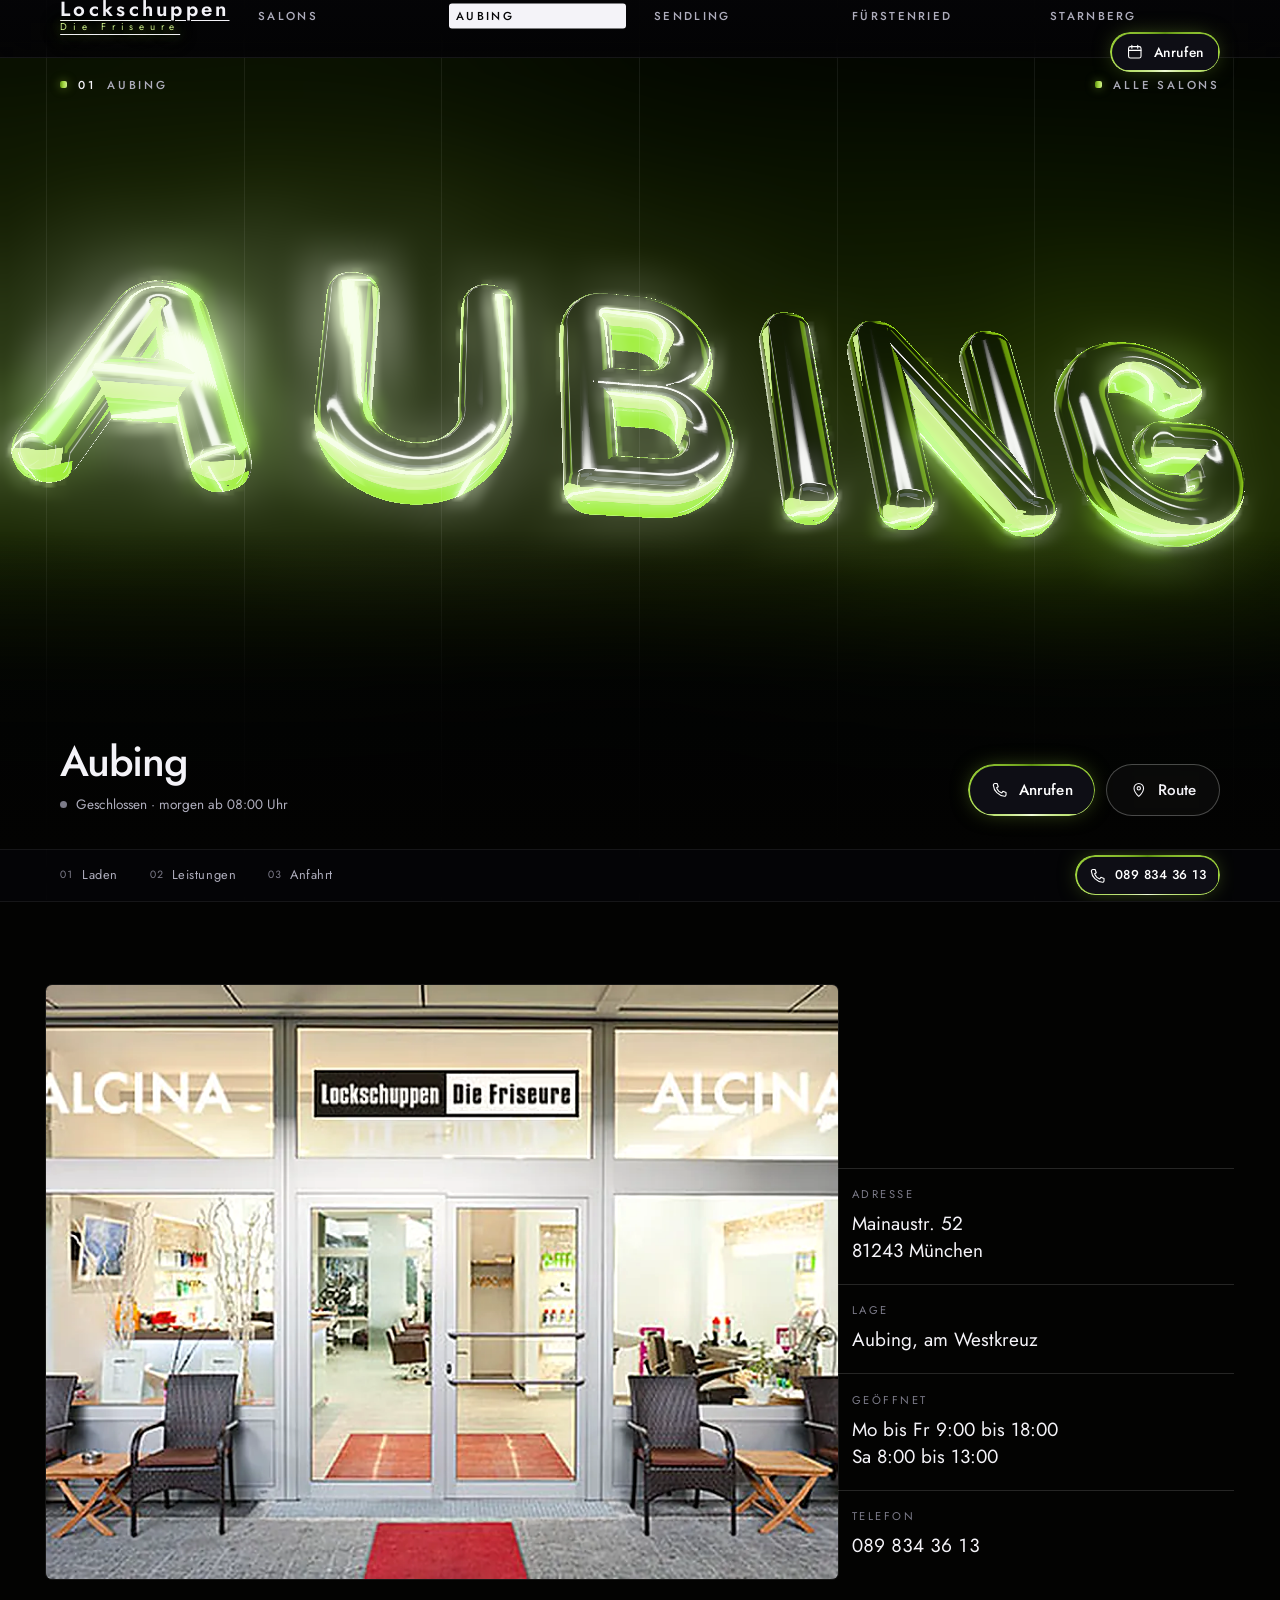
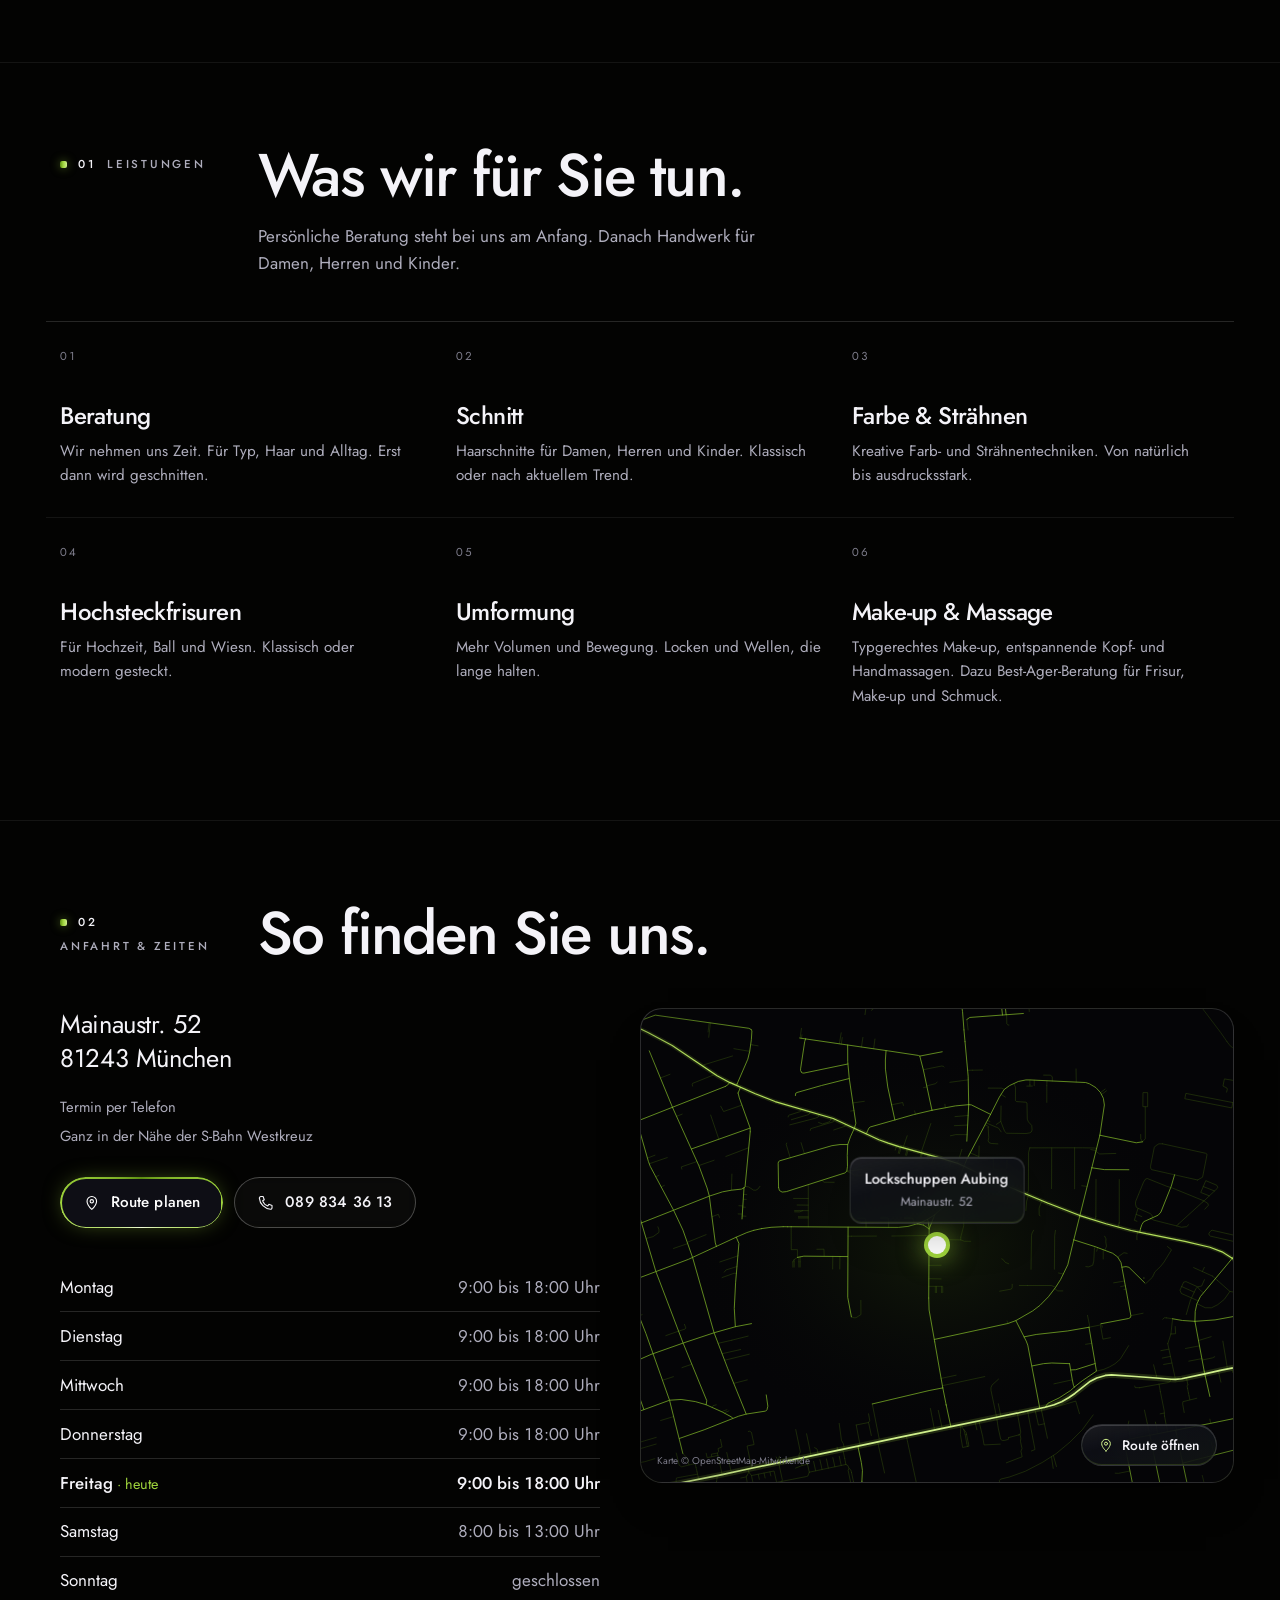
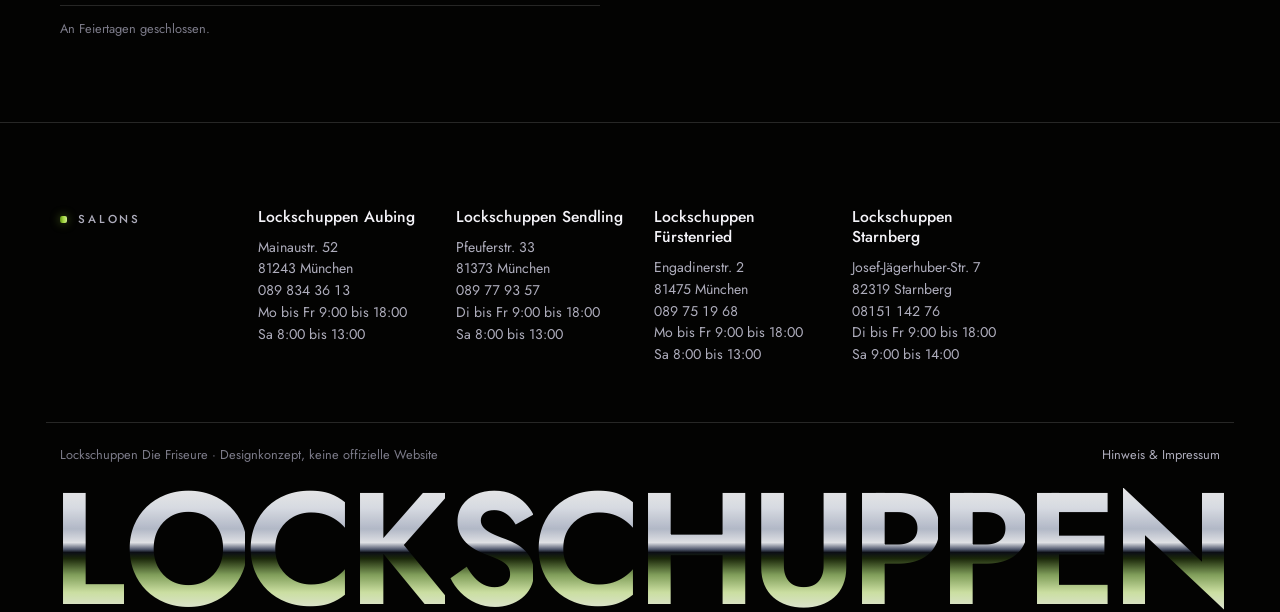
<file: aubing/index.html>
<!doctype html>
<html lang="de" class="js-aus">
<head>
<meta charset="utf-8">
<meta name="viewport" content="width=device-width, initial-scale=1, viewport-fit=cover">
<script>(function(d){try{if(matchMedia('(prefers-reduced-motion: reduce)').matches)return;d.dataset.vorhang='zu';var k='kz-vorhang';if(sessionStorage.getItem(k))d.dataset.vorhangArt='kurz';sessionStorage.setItem(k,'1')}catch(e){}})(document.documentElement)</script>
<title>Lockschuppen Aubing | Lockschuppen Die Friseure</title>
<meta name="description" content="Lockschuppen Die Friseure in Aubing, Mainaustr. 52. Schnitt, Farbe und Hochsteckfrisuren. Mo bis Fr 9 bis 18 Uhr, Sa 8 bis 13 Uhr. Termin per Telefon.">
<meta name="robots" content="noindex, nofollow">
<meta name="theme-color" content="#030302">
<link rel="preload" href="../assets/fonts/jost-latin-wght-normal.woff2" as="font" type="font/woff2" crossorigin>
<link rel="preload" as="image" href="../assets/img/glas-aubing-quer.webp?v=821b0585" fetchpriority="high">
<link rel="stylesheet" href="../assets/css/site.css?v=b74c6d70">
<script src="../assets/js/site.js?v=1400d07f" defer></script>
<script type="module" src="../assets/js/glas3d.js?v=9eb1f172"></script>
<script type="application/ld+json">{"@context":"https://schema.org","@type":"HairSalon","name":"Lockschuppen Die Friseure Aubing","telephone":"+49898343613","address":{"@type":"PostalAddress","streetAddress":"Mainaustr. 52","postalCode":"81243","addressLocality":"München","addressCountry":"DE"},"geo":{"@type":"GeoCoordinates","latitude":48.1487991,"longitude":11.434573},"openingHoursSpecification":[{"@type":"OpeningHoursSpecification","dayOfWeek":"Monday","opens":"09:00","closes":"18:00"},{"@type":"OpeningHoursSpecification","dayOfWeek":"Tuesday","opens":"09:00","closes":"18:00"},{"@type":"OpeningHoursSpecification","dayOfWeek":"Wednesday","opens":"09:00","closes":"18:00"},{"@type":"OpeningHoursSpecification","dayOfWeek":"Thursday","opens":"09:00","closes":"18:00"},{"@type":"OpeningHoursSpecification","dayOfWeek":"Friday","opens":"09:00","closes":"18:00"},{"@type":"OpeningHoursSpecification","dayOfWeek":"Saturday","opens":"08:00","closes":"13:00"}]}</script>
</head>
<body>
<div class="vorhang" aria-hidden="true">
  <div class="vorhang-spalten"><i></i><i></i><i></i><i></i><i></i><i></i></div>
  <div class="vorhang-mitte"><span class="wortmarke"><b>Lockschuppen</b><i>Die Friseure</i></span><span class="vorhang-zahl">000</span></div>
</div>
<a class="sprung" href="#inhalt">Zum Inhalt springen</a>
<div class="raster" aria-hidden="true"></div>
<header class="kopf">
  <div class="huelle kopf-innen">
    <a class="marke" href="../index.html" aria-label="Lockschuppen Die Friseure, Startseite"><span class="wortmarke"><b>Lockschuppen</b><i>Die Friseure</i></span></a>
    <nav class="spalten" aria-label="Hauptnavigation"><a href="../index.html#salons">Salons</a><a href="../aubing/" aria-current="page">Aubing</a><a href="../sendling/">Sendling</a><a href="../fuerstenried/">Fürstenried</a><a href="../starnberg/">Starnberg</a></nav>
    <div class="kopf-termin"><a class="knopf knopf-klein" href="tel:+49898343613"><svg class="ico" viewBox="0 0 24 24" fill="none" stroke="currentColor" stroke-width="1.5" stroke-linecap="round" aria-hidden="true"><rect x="3.5" y="5" width="17" height="15.5" rx="2.5"/><path d="M3.5 10h17M8 3v4M16 3v4"/></svg><span>Anrufen</span></a></div>
    <button class="kopf-menue" type="button" popovertarget="menue" aria-label="Menü öffnen"><span></span></button>
  </div>
</header>
<div class="menue" id="menue" popover>
  <button class="menue-zu" type="button" popovertarget="menue" popovertargetaction="hide" aria-label="Menü schließen"><svg viewBox="0 0 24 24" fill="none" stroke="currentColor" stroke-width="1.5" stroke-linecap="round" aria-hidden="true"><path d="M6 6l12 12M18 6 6 18"/></svg></button>
  <nav aria-label="Menü"><ul><li><a href="../index.html#salons">Salons<small>01</small></a></li><li><a href="../aubing/" aria-current="page">Aubing<small>02</small></a></li><li><a href="../sendling/">Sendling<small>03</small></a></li><li><a href="../fuerstenried/">Fürstenried<small>04</small></a></li><li><a href="../starnberg/">Starnberg<small>05</small></a></li><li><a href="../hinweis/">Hinweis<small>06</small></a></li></ul></nav>
  <div class="knoepfe"><a class="knopf" href="tel:+49898343613"><svg class="ico" viewBox="0 0 24 24" fill="none" stroke="currentColor" stroke-width="1.5" stroke-linecap="round" aria-hidden="true"><rect x="3.5" y="5" width="17" height="15.5" rx="2.5"/><path d="M3.5 10h17M8 3v4M16 3v4"/></svg><span>Termin buchen</span></a></div>
</div>
<main id="inhalt">
  <section class="ort-auftakt" data-glas aria-labelledby="ort-titel">
    <div class="glas-buehne">
      <picture class="glas-poster"><source media="(max-aspect-ratio: 19/20)" srcset="../assets/img/glas-aubing-hoch.webp?v=af079b2f"><img src="../assets/img/glas-aubing-quer.webp?v=821b0585" alt="" fetchpriority="high"></picture>
      <canvas class="glas-3d" data-zeilen="AUBING" data-zeilen-hoch="AU|BING" data-farbe="blau" data-licht="{&quot;blau&quot;:&quot;#8cc927&quot;,&quot;eis&quot;:&quot;#e4f7b8&quot;,&quot;glas&quot;:&quot;#f0ffd6&quot;,&quot;wolken&quot;:[&quot;#4f7d0c&quot;,&quot;#9fd43c&quot;,&quot;#f4ffd8&quot;],&quot;winkel&quot;:0.4}" aria-hidden="true"></canvas>
      <div class="huelle glas-raster" aria-hidden="true"><i></i><i></i><i></i><i></i><i></i></div>
      <div class="huelle ort-oben"><p class="etikett"><b>01</b> Aubing</p><p class="etikett ort-zurueck"><a href="../index.html#salons">Alle Salons</a></p></div>
      <div class="huelle ort-unten">
        <div class="ort-text">
          <h1 id="ort-titel"><span class="nur-vorleser">Lockschuppen Aubing: </span>Aubing</h1>
          <div class="ort-fakten"><p class="stand" data-zeiten="{&quot;1&quot;:[[9,18]],&quot;2&quot;:[[9,18]],&quot;3&quot;:[[9,18]],&quot;4&quot;:[[9,18]],&quot;5&quot;:[[9,18]],&quot;6&quot;:[[8,13]],&quot;0&quot;:[]}">Mo bis Fr 9:00 bis 18:00 · Sa 8:00 bis 13:00</p></div>
        </div>
        <div class="knoepfe"><a class="knopf" href="tel:+49898343613"><svg class="ico" viewBox="0 0 24 24" fill="none" stroke="currentColor" stroke-width="1.5" stroke-linejoin="round" aria-hidden="true"><path d="M5.2 3.5h3.1l1.6 4.3-2.2 1.5a11.5 11.5 0 0 0 7 7l1.5-2.2 4.3 1.6v3.1a2 2 0 0 1-2.1 2A16.6 16.6 0 0 1 3.2 5.6a2 2 0 0 1 2-2.1Z"/></svg><span>Anrufen</span></a><a class="knopf-still" href="https://www.google.com/maps/dir/?api=1&destination=Lockschuppen+Die+Friseure%2C+Mainaustr.+52%2C+81243+M%C3%BCnchen" rel="noopener"><svg class="ico" viewBox="0 0 24 24" fill="none" stroke="currentColor" stroke-width="1.5" stroke-linecap="round" stroke-linejoin="round" aria-hidden="true"><path d="M12 21s-6.5-5.6-6.5-11a6.5 6.5 0 0 1 13 0c0 5.4-6.5 11-6.5 11Z"/><circle cx="12" cy="10" r="2.3"/></svg><span>Route</span></a></div>
      </div>
    </div>
  </section>
  <div class="kapitel-halter"><nav class="huelle kapitel" aria-label="Auf dieser Seite"><a href="#laden"><small>01</small>Laden</a><a href="#leistungen"><small>02</small>Leistungen</a><a href="#anfahrt"><small>03</small>Anfahrt</a><a class="knopf knopf-klein kapitel-termin" href="tel:+49898343613"><svg class="ico" viewBox="0 0 24 24" fill="none" stroke="currentColor" stroke-width="1.5" stroke-linejoin="round" aria-hidden="true"><path d="M5.2 3.5h3.1l1.6 4.3-2.2 1.5a11.5 11.5 0 0 0 7 7l1.5-2.2 4.3 1.6v3.1a2 2 0 0 1-2.1 2A16.6 16.6 0 0 1 3.2 5.6a2 2 0 0 1 2-2.1Z"/></svg><span>089 834 36 13</span></a></nav></div>

  <section class="ladenfront" id="laden" aria-label="Laden">
    <div class="huelle ladenfront-raster">
      <figure class="front-bild"><img src="../assets/img/front-aubing-874.webp?v=d01832bc" srcset="../assets/img/front-aubing-874.webp?v=d01832bc 874w" sizes="(max-width: 52rem) 92vw, 64vw" alt="Ladenfront des Salons Aubing mit Sitzplätzen vor dem Eingang" loading="eager" decoding="async"></figure>
      <dl class="front-daten"><div><dt>Adresse</dt><dd>Mainaustr. 52<br>81243 München</dd></div><div><dt>Lage</dt><dd>Aubing, am Westkreuz</dd></div><div><dt>Geöffnet</dt><dd>Mo bis Fr 9:00 bis 18:00<br>Sa 8:00 bis 13:00</dd></div><div><dt>Telefon</dt><dd><a href="tel:+49898343613">089 834 36 13</a></dd></div></dl>
    </div>
  </section>

  <section class="abschnitt " id="leistungen" aria-labelledby="leistungen-titel">
    <div class="huelle">
      <div class="abschnitt-kopf">
        <p class="etikett"><b>01</b> Leistungen</p>
        <h2 class="titel-m" id="leistungen-titel">Was wir für Sie tun.</h2>
        <p>Persönliche Beratung steht bei uns am Anfang. Danach Handwerk für Damen, Herren und Kinder.</p>
      </div>
      <ul class="haus-liste leistung-raster"><li><span class="nr">01</span><h3>Beratung</h3><p>Wir nehmen uns Zeit. Für Typ, Haar und Alltag. Erst dann wird geschnitten.</p></li><li><span class="nr">02</span><h3>Schnitt</h3><p>Haarschnitte für Damen, Herren und Kinder. Klassisch oder nach aktuellem Trend.</p></li><li><span class="nr">03</span><h3>Farbe &amp; Strähnen</h3><p>Kreative Farb- und Strähnentechniken. Von natürlich bis ausdrucksstark.</p></li><li><span class="nr">04</span><h3>Hochsteckfrisuren</h3><p>Für Hochzeit, Ball und Wiesn. Klassisch oder modern gesteckt.</p></li><li><span class="nr">05</span><h3>Umformung</h3><p>Mehr Volumen und Bewegung. Locken und Wellen, die lange halten.</p></li><li><span class="nr">06</span><h3>Make-up &amp; Massage</h3><p>Typgerechtes Make-up, entspannende Kopf- und Handmassagen. Dazu Best-Ager-Beratung für Frisur, Make-up und Schmuck.</p></li></ul>
    </div>
  </section>


  <section class="abschnitt" id="anfahrt" aria-labelledby="anfahrt-titel">
    <div class="huelle">
      <div class="abschnitt-kopf"><p class="etikett"><b>02</b> Anfahrt &amp; Zeiten</p><h2 class="titel-m" id="anfahrt-titel">So finden Sie uns.</h2></div>
      <div class="anfahrt">
        <div class="anfahrt-text">
          <address>Mainaustr. 52<br>81243 München</address>
          <p class="anfahrt-hinweis"><span>Termin per Telefon</span><span>Ganz in der Nähe der S-Bahn Westkreuz</span></p>
          <div class="knoepfe"><a class="knopf" href="https://www.google.com/maps/dir/?api=1&destination=Lockschuppen+Die+Friseure%2C+Mainaustr.+52%2C+81243+M%C3%BCnchen" rel="noopener"><svg class="ico" viewBox="0 0 24 24" fill="none" stroke="currentColor" stroke-width="1.5" stroke-linecap="round" stroke-linejoin="round" aria-hidden="true"><path d="M12 21s-6.5-5.6-6.5-11a6.5 6.5 0 0 1 13 0c0 5.4-6.5 11-6.5 11Z"/><circle cx="12" cy="10" r="2.3"/></svg><span>Route planen</span></a><a class="knopf-still" href="tel:+49898343613"><svg class="ico" viewBox="0 0 24 24" fill="none" stroke="currentColor" stroke-width="1.5" stroke-linejoin="round" aria-hidden="true"><path d="M5.2 3.5h3.1l1.6 4.3-2.2 1.5a11.5 11.5 0 0 0 7 7l1.5-2.2 4.3 1.6v3.1a2 2 0 0 1-2.1 2A16.6 16.6 0 0 1 3.2 5.6a2 2 0 0 1 2-2.1Z"/></svg><span>089 834 36 13</span></a></div>
          <table class="zeiten"><caption class="nur-vorleser">Öffnungszeiten Lockschuppen Aubing</caption><tbody><tr data-tag="1"><th scope="row">Montag</th><td>9:00 bis 18:00 Uhr</td></tr><tr data-tag="2"><th scope="row">Dienstag</th><td>9:00 bis 18:00 Uhr</td></tr><tr data-tag="3"><th scope="row">Mittwoch</th><td>9:00 bis 18:00 Uhr</td></tr><tr data-tag="4"><th scope="row">Donnerstag</th><td>9:00 bis 18:00 Uhr</td></tr><tr data-tag="5"><th scope="row">Freitag</th><td>9:00 bis 18:00 Uhr</td></tr><tr data-tag="6"><th scope="row">Samstag</th><td>8:00 bis 13:00 Uhr</td></tr><tr data-tag="0"><th scope="row">Sonntag</th><td>geschlossen</td></tr></tbody></table>
        <p class="zeiten-hinweis">An Feiertagen geschlossen.</p>
        </div>
        <a class="stadtplan" href="https://www.google.com/maps/dir/?api=1&destination=Lockschuppen+Die+Friseure%2C+Mainaustr.+52%2C+81243+M%C3%BCnchen" rel="noopener" aria-label="Route zu Lockschuppen Aubing in Google Maps öffnen">
          <img src="../assets/karten/aubing.svg?v=b04b5022" alt="" loading="lazy" decoding="async">
          <span class="plan-nadel" style="left:50%;top:50%" aria-hidden="true"><i></i></span>
          <span class="plan-schild" style="left:50%;top:50%"><b>Lockschuppen Aubing</b>Mainaustr. 52</span>
          <span class="plan-route"><svg class="ico" viewBox="0 0 24 24" fill="none" stroke="currentColor" stroke-width="1.5" stroke-linecap="round" stroke-linejoin="round" aria-hidden="true"><path d="M12 21s-6.5-5.6-6.5-11a6.5 6.5 0 0 1 13 0c0 5.4-6.5 11-6.5 11Z"/><circle cx="12" cy="10" r="2.3"/></svg><span>Route öffnen</span></span>
          <small class="plan-quelle">Karte © OpenStreetMap-Mitwirkende</small>
        </a>
      </div>
    </div>
  </section>
</main>
<nav class="aktion versteckt" style="--n:2" aria-label="Schnellzugriff"><a class="haupt" href="tel:+49898343613"><svg class="ico" viewBox="0 0 24 24" fill="none" stroke="currentColor" stroke-width="1.5" stroke-linejoin="round" aria-hidden="true"><path d="M5.2 3.5h3.1l1.6 4.3-2.2 1.5a11.5 11.5 0 0 0 7 7l1.5-2.2 4.3 1.6v3.1a2 2 0 0 1-2.1 2A16.6 16.6 0 0 1 3.2 5.6a2 2 0 0 1 2-2.1Z"/></svg><span>Anrufen</span></a><a href="https://www.google.com/maps/dir/?api=1&destination=Lockschuppen+Die+Friseure%2C+Mainaustr.+52%2C+81243+M%C3%BCnchen" rel="noopener"><svg class="ico" viewBox="0 0 24 24" fill="none" stroke="currentColor" stroke-width="1.5" stroke-linecap="round" stroke-linejoin="round" aria-hidden="true"><path d="M12 21s-6.5-5.6-6.5-11a6.5 6.5 0 0 1 13 0c0 5.4-6.5 11-6.5 11Z"/><circle cx="12" cy="10" r="2.3"/></svg><span>Route</span></a></nav>
<dialog class="gross" id="gross" aria-label="Bild groß">
  <figure style="margin:0"><figcaption></figcaption></figure>
  <button class="gross-zu" type="button" aria-label="Schließen"><svg viewBox="0 0 24 24" fill="none" stroke="currentColor" stroke-width="1.5" stroke-linecap="round" aria-hidden="true"><path d="M6 6l12 12M18 6 6 18"/></svg></button>
  <button class="gross-knopf gross-zurueck" type="button" aria-label="Vorheriges Bild"><svg viewBox="0 0 24 24" fill="none" stroke="currentColor" stroke-width="1.5" stroke-linecap="round" stroke-linejoin="round" aria-hidden="true"><path d="M15 5l-7 7 7 7"/></svg></button>
  <button class="gross-knopf gross-vor" type="button" aria-label="Nächstes Bild"><svg viewBox="0 0 24 24" fill="none" stroke="currentColor" stroke-width="1.5" stroke-linecap="round" stroke-linejoin="round" aria-hidden="true"><path d="M9 5l7 7-7 7"/></svg></button>
</dialog>
<footer class="fuss">
  <div class="huelle">
    <ul class="fuss-orte"><li class="fuss-etikett"><span class="etikett">Salons</span></li><li><h3><a href="../aubing/">Lockschuppen Aubing</a></h3><address>Mainaustr. 52<br>81243 München</address>
<p><a class="tel" href="tel:+49898343613">089 834 36 13</a><br>Mo bis Fr 9:00 bis 18:00<br>Sa 8:00 bis 13:00</p></li><li><h3><a href="../sendling/">Lockschuppen Sendling</a></h3><address>Pfeuferstr. 33<br>81373 München</address>
<p><a class="tel" href="tel:+4989779357">089 77 93 57</a><br>Di bis Fr 9:00 bis 18:00<br>Sa 8:00 bis 13:00</p></li><li><h3><a href="../fuerstenried/">Lockschuppen Fürstenried</a></h3><address>Engadinerstr. 2<br>81475 München</address>
<p><a class="tel" href="tel:+4989751968">089 75 19 68</a><br>Mo bis Fr 9:00 bis 18:00<br>Sa 8:00 bis 13:00</p></li><li><h3><a href="../starnberg/">Lockschuppen Starnberg</a></h3><address>Josef-Jägerhuber-Str. 7<br>82319 Starnberg</address>
<p><a class="tel" href="tel:+49815114276">08151 142 76</a><br>Di bis Fr 9:00 bis 18:00<br>Sa 9:00 bis 14:00</p></li></ul>
    <div class="fuss-unten">
      <span>Lockschuppen Die Friseure · Designkonzept, keine offizielle Website</span>
      <ul><li><a href="../hinweis/">Hinweis &amp; Impressum</a></li></ul>
    </div>
    <p class="riesen marke-text passend" aria-hidden="true"><span class="w"><span class="b chrom" style="--b:0">L</span><span class="b chrom" style="--b:1">o</span><span class="b chrom" style="--b:2">c</span><span class="b chrom" style="--b:3">k</span><span class="b chrom" style="--b:4">s</span><span class="b chrom" style="--b:5">c</span><span class="b chrom" style="--b:6">h</span><span class="b chrom" style="--b:7">u</span><span class="b chrom" style="--b:8">p</span><span class="b chrom" style="--b:9">p</span><span class="b chrom" style="--b:10">e</span><span class="b chrom" style="--b:11">n</span></span></p>
  </div>
</footer>
</body>
</html>
</file>
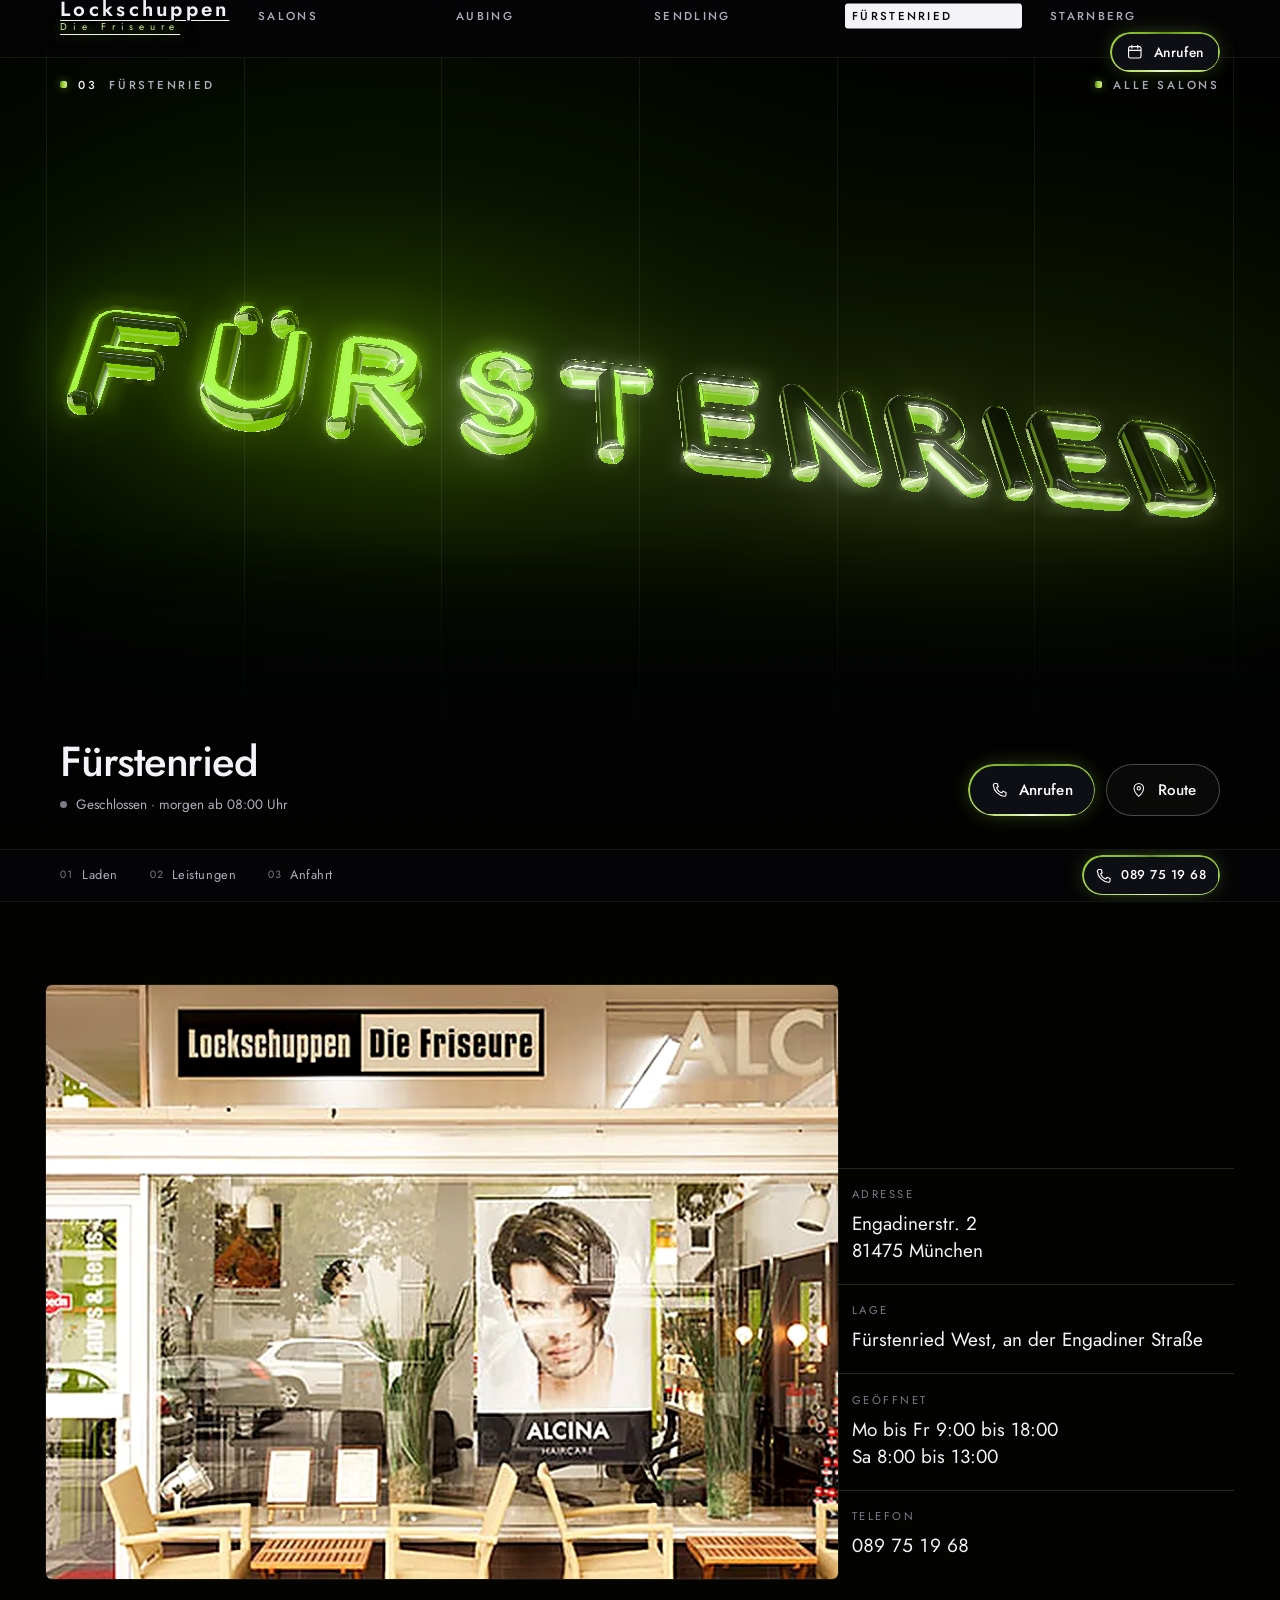
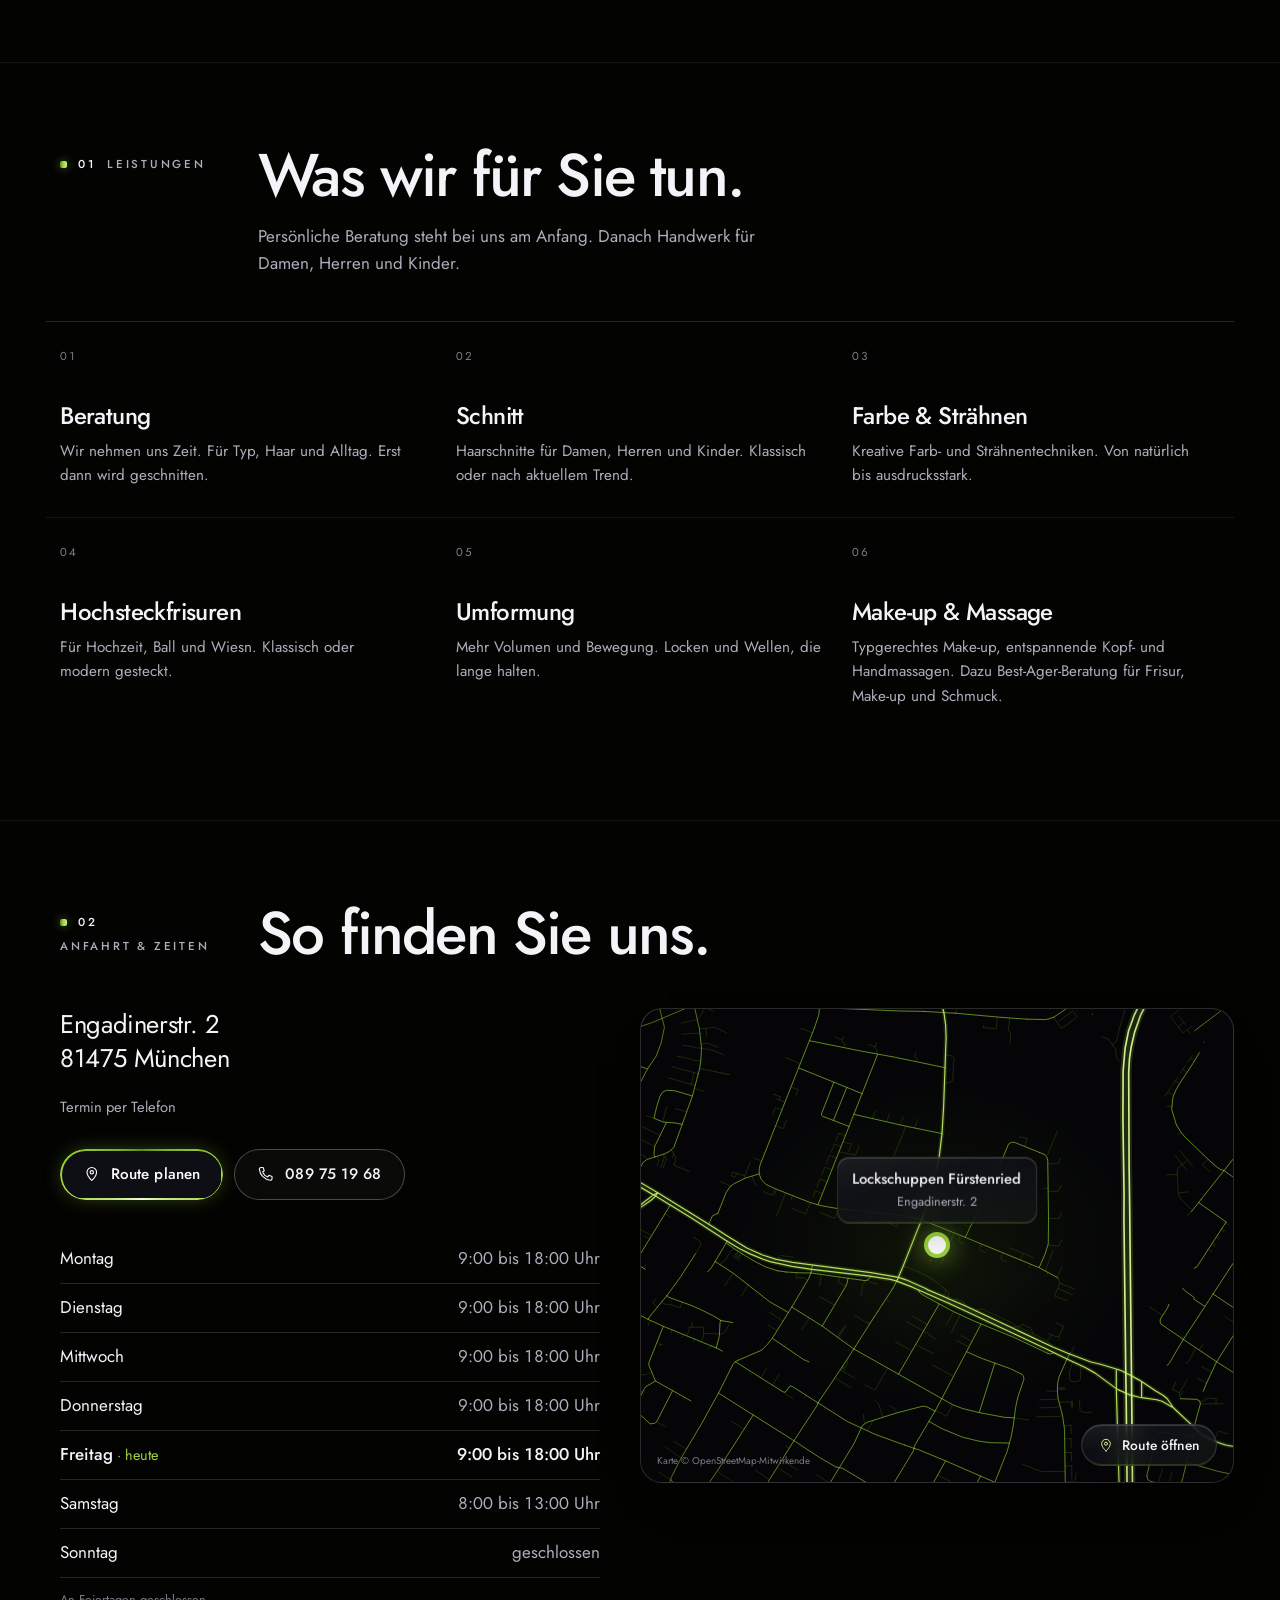
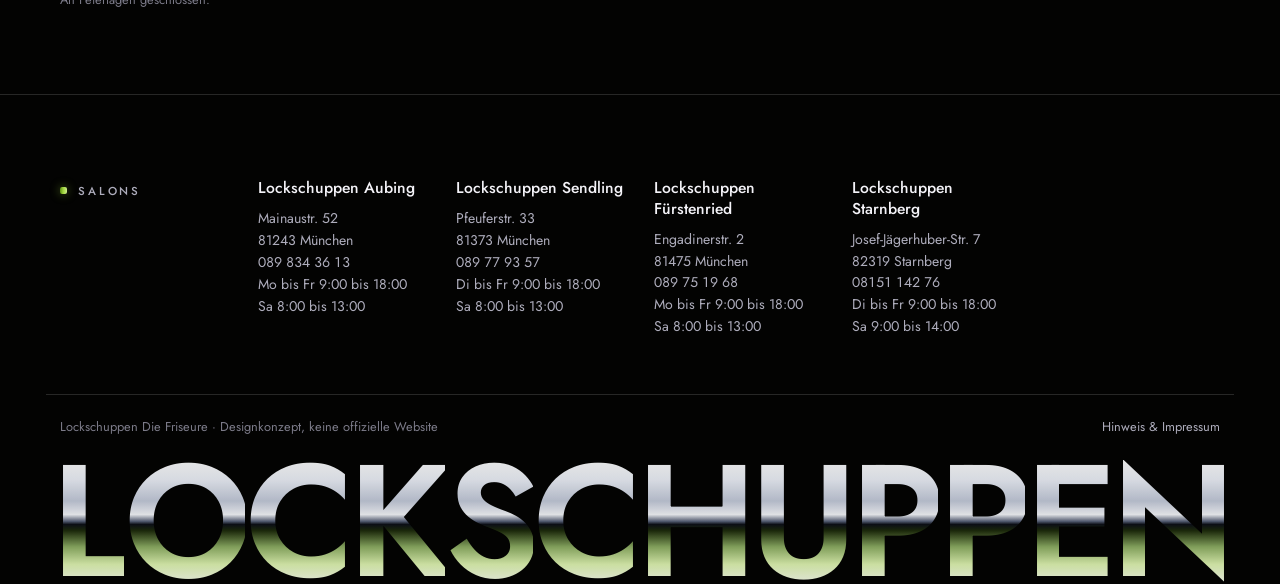
<file: fuerstenried/index.html>
<!doctype html>
<html lang="de" class="js-aus">
<head>
<meta charset="utf-8">
<meta name="viewport" content="width=device-width, initial-scale=1, viewport-fit=cover">
<script>(function(d){try{if(matchMedia('(prefers-reduced-motion: reduce)').matches)return;d.dataset.vorhang='zu';var k='kz-vorhang';if(sessionStorage.getItem(k))d.dataset.vorhangArt='kurz';sessionStorage.setItem(k,'1')}catch(e){}})(document.documentElement)</script>
<title>Lockschuppen Fürstenried | Lockschuppen Die Friseure</title>
<meta name="description" content="Lockschuppen Die Friseure in Fürstenried, Engadinerstr. 2. Schnitt, Farbe und Hochsteckfrisuren. Mo bis Fr 9 bis 18 Uhr, Sa 8 bis 13 Uhr. Termin per Telefon.">
<meta name="robots" content="noindex, nofollow">
<meta name="theme-color" content="#030302">
<link rel="preload" href="../assets/fonts/jost-latin-wght-normal.woff2" as="font" type="font/woff2" crossorigin>
<link rel="preload" as="image" href="../assets/img/glas-fuerstenried-quer.webp?v=20ab52e2" fetchpriority="high">
<link rel="stylesheet" href="../assets/css/site.css?v=b74c6d70">
<script src="../assets/js/site.js?v=1400d07f" defer></script>
<script type="module" src="../assets/js/glas3d.js?v=9eb1f172"></script>
<script type="application/ld+json">{"@context":"https://schema.org","@type":"HairSalon","name":"Lockschuppen Die Friseure Fürstenried","telephone":"+4989751968","address":{"@type":"PostalAddress","streetAddress":"Engadinerstr. 2","postalCode":"81475","addressLocality":"München","addressCountry":"DE"},"geo":{"@type":"GeoCoordinates","latitude":48.0894345,"longitude":11.4809278},"openingHoursSpecification":[{"@type":"OpeningHoursSpecification","dayOfWeek":"Monday","opens":"09:00","closes":"18:00"},{"@type":"OpeningHoursSpecification","dayOfWeek":"Tuesday","opens":"09:00","closes":"18:00"},{"@type":"OpeningHoursSpecification","dayOfWeek":"Wednesday","opens":"09:00","closes":"18:00"},{"@type":"OpeningHoursSpecification","dayOfWeek":"Thursday","opens":"09:00","closes":"18:00"},{"@type":"OpeningHoursSpecification","dayOfWeek":"Friday","opens":"09:00","closes":"18:00"},{"@type":"OpeningHoursSpecification","dayOfWeek":"Saturday","opens":"08:00","closes":"13:00"}]}</script>
</head>
<body>
<div class="vorhang" aria-hidden="true">
  <div class="vorhang-spalten"><i></i><i></i><i></i><i></i><i></i><i></i></div>
  <div class="vorhang-mitte"><span class="wortmarke"><b>Lockschuppen</b><i>Die Friseure</i></span><span class="vorhang-zahl">000</span></div>
</div>
<a class="sprung" href="#inhalt">Zum Inhalt springen</a>
<div class="raster" aria-hidden="true"></div>
<header class="kopf">
  <div class="huelle kopf-innen">
    <a class="marke" href="../index.html" aria-label="Lockschuppen Die Friseure, Startseite"><span class="wortmarke"><b>Lockschuppen</b><i>Die Friseure</i></span></a>
    <nav class="spalten" aria-label="Hauptnavigation"><a href="../index.html#salons">Salons</a><a href="../aubing/">Aubing</a><a href="../sendling/">Sendling</a><a href="../fuerstenried/" aria-current="page">Fürstenried</a><a href="../starnberg/">Starnberg</a></nav>
    <div class="kopf-termin"><a class="knopf knopf-klein" href="tel:+4989751968"><svg class="ico" viewBox="0 0 24 24" fill="none" stroke="currentColor" stroke-width="1.5" stroke-linecap="round" aria-hidden="true"><rect x="3.5" y="5" width="17" height="15.5" rx="2.5"/><path d="M3.5 10h17M8 3v4M16 3v4"/></svg><span>Anrufen</span></a></div>
    <button class="kopf-menue" type="button" popovertarget="menue" aria-label="Menü öffnen"><span></span></button>
  </div>
</header>
<div class="menue" id="menue" popover>
  <button class="menue-zu" type="button" popovertarget="menue" popovertargetaction="hide" aria-label="Menü schließen"><svg viewBox="0 0 24 24" fill="none" stroke="currentColor" stroke-width="1.5" stroke-linecap="round" aria-hidden="true"><path d="M6 6l12 12M18 6 6 18"/></svg></button>
  <nav aria-label="Menü"><ul><li><a href="../index.html#salons">Salons<small>01</small></a></li><li><a href="../aubing/">Aubing<small>02</small></a></li><li><a href="../sendling/">Sendling<small>03</small></a></li><li><a href="../fuerstenried/" aria-current="page">Fürstenried<small>04</small></a></li><li><a href="../starnberg/">Starnberg<small>05</small></a></li><li><a href="../hinweis/">Hinweis<small>06</small></a></li></ul></nav>
  <div class="knoepfe"><a class="knopf" href="tel:+4989751968"><svg class="ico" viewBox="0 0 24 24" fill="none" stroke="currentColor" stroke-width="1.5" stroke-linecap="round" aria-hidden="true"><rect x="3.5" y="5" width="17" height="15.5" rx="2.5"/><path d="M3.5 10h17M8 3v4M16 3v4"/></svg><span>Termin buchen</span></a></div>
</div>
<main id="inhalt">
  <section class="ort-auftakt" data-glas aria-labelledby="ort-titel">
    <div class="glas-buehne">
      <picture class="glas-poster"><source media="(max-aspect-ratio: 19/20)" srcset="../assets/img/glas-fuerstenried-hoch.webp?v=d7eb93b1"><img src="../assets/img/glas-fuerstenried-quer.webp?v=20ab52e2" alt="" fetchpriority="high"></picture>
      <canvas class="glas-3d" data-zeilen="FÜRSTENRIED" data-zeilen-hoch="FÜRSTEN|RIED" data-farbe="blau" data-licht="{&quot;blau&quot;:&quot;#8cc927&quot;,&quot;eis&quot;:&quot;#e4f7b8&quot;,&quot;glas&quot;:&quot;#f0ffd6&quot;,&quot;wolken&quot;:[&quot;#4f7d0c&quot;,&quot;#9fd43c&quot;,&quot;#f4ffd8&quot;],&quot;winkel&quot;:0.4}" aria-hidden="true"></canvas>
      <div class="huelle glas-raster" aria-hidden="true"><i></i><i></i><i></i><i></i><i></i></div>
      <div class="huelle ort-oben"><p class="etikett"><b>03</b> Fürstenried</p><p class="etikett ort-zurueck"><a href="../index.html#salons">Alle Salons</a></p></div>
      <div class="huelle ort-unten">
        <div class="ort-text">
          <h1 id="ort-titel"><span class="nur-vorleser">Lockschuppen Fürstenried: </span>Fürstenried</h1>
          <div class="ort-fakten"><p class="stand" data-zeiten="{&quot;1&quot;:[[9,18]],&quot;2&quot;:[[9,18]],&quot;3&quot;:[[9,18]],&quot;4&quot;:[[9,18]],&quot;5&quot;:[[9,18]],&quot;6&quot;:[[8,13]],&quot;0&quot;:[]}">Mo bis Fr 9:00 bis 18:00 · Sa 8:00 bis 13:00</p></div>
        </div>
        <div class="knoepfe"><a class="knopf" href="tel:+4989751968"><svg class="ico" viewBox="0 0 24 24" fill="none" stroke="currentColor" stroke-width="1.5" stroke-linejoin="round" aria-hidden="true"><path d="M5.2 3.5h3.1l1.6 4.3-2.2 1.5a11.5 11.5 0 0 0 7 7l1.5-2.2 4.3 1.6v3.1a2 2 0 0 1-2.1 2A16.6 16.6 0 0 1 3.2 5.6a2 2 0 0 1 2-2.1Z"/></svg><span>Anrufen</span></a><a class="knopf-still" href="https://www.google.com/maps/dir/?api=1&destination=Lockschuppen+Die+Friseure%2C+Engadinerstr.+2%2C+81475+M%C3%BCnchen" rel="noopener"><svg class="ico" viewBox="0 0 24 24" fill="none" stroke="currentColor" stroke-width="1.5" stroke-linecap="round" stroke-linejoin="round" aria-hidden="true"><path d="M12 21s-6.5-5.6-6.5-11a6.5 6.5 0 0 1 13 0c0 5.4-6.5 11-6.5 11Z"/><circle cx="12" cy="10" r="2.3"/></svg><span>Route</span></a></div>
      </div>
    </div>
  </section>
  <div class="kapitel-halter"><nav class="huelle kapitel" aria-label="Auf dieser Seite"><a href="#laden"><small>01</small>Laden</a><a href="#leistungen"><small>02</small>Leistungen</a><a href="#anfahrt"><small>03</small>Anfahrt</a><a class="knopf knopf-klein kapitel-termin" href="tel:+4989751968"><svg class="ico" viewBox="0 0 24 24" fill="none" stroke="currentColor" stroke-width="1.5" stroke-linejoin="round" aria-hidden="true"><path d="M5.2 3.5h3.1l1.6 4.3-2.2 1.5a11.5 11.5 0 0 0 7 7l1.5-2.2 4.3 1.6v3.1a2 2 0 0 1-2.1 2A16.6 16.6 0 0 1 3.2 5.6a2 2 0 0 1 2-2.1Z"/></svg><span>089 75 19 68</span></a></nav></div>

  <section class="ladenfront" id="laden" aria-label="Laden">
    <div class="huelle ladenfront-raster">
      <figure class="front-bild"><img src="../assets/img/front-fuerstenried-874.webp?v=63236c99" srcset="../assets/img/front-fuerstenried-874.webp?v=63236c99 874w" sizes="(max-width: 52rem) 92vw, 64vw" alt="Schaufenster des Salons Fürstenried mit Schriftzug Lockschuppen Die Friseure" loading="eager" decoding="async"></figure>
      <dl class="front-daten"><div><dt>Adresse</dt><dd>Engadinerstr. 2<br>81475 München</dd></div><div><dt>Lage</dt><dd>Fürstenried West, an der Engadiner Straße</dd></div><div><dt>Geöffnet</dt><dd>Mo bis Fr 9:00 bis 18:00<br>Sa 8:00 bis 13:00</dd></div><div><dt>Telefon</dt><dd><a href="tel:+4989751968">089 75 19 68</a></dd></div></dl>
    </div>
  </section>

  <section class="abschnitt " id="leistungen" aria-labelledby="leistungen-titel">
    <div class="huelle">
      <div class="abschnitt-kopf">
        <p class="etikett"><b>01</b> Leistungen</p>
        <h2 class="titel-m" id="leistungen-titel">Was wir für Sie tun.</h2>
        <p>Persönliche Beratung steht bei uns am Anfang. Danach Handwerk für Damen, Herren und Kinder.</p>
      </div>
      <ul class="haus-liste leistung-raster"><li><span class="nr">01</span><h3>Beratung</h3><p>Wir nehmen uns Zeit. Für Typ, Haar und Alltag. Erst dann wird geschnitten.</p></li><li><span class="nr">02</span><h3>Schnitt</h3><p>Haarschnitte für Damen, Herren und Kinder. Klassisch oder nach aktuellem Trend.</p></li><li><span class="nr">03</span><h3>Farbe &amp; Strähnen</h3><p>Kreative Farb- und Strähnentechniken. Von natürlich bis ausdrucksstark.</p></li><li><span class="nr">04</span><h3>Hochsteckfrisuren</h3><p>Für Hochzeit, Ball und Wiesn. Klassisch oder modern gesteckt.</p></li><li><span class="nr">05</span><h3>Umformung</h3><p>Mehr Volumen und Bewegung. Locken und Wellen, die lange halten.</p></li><li><span class="nr">06</span><h3>Make-up &amp; Massage</h3><p>Typgerechtes Make-up, entspannende Kopf- und Handmassagen. Dazu Best-Ager-Beratung für Frisur, Make-up und Schmuck.</p></li></ul>
    </div>
  </section>


  <section class="abschnitt" id="anfahrt" aria-labelledby="anfahrt-titel">
    <div class="huelle">
      <div class="abschnitt-kopf"><p class="etikett"><b>02</b> Anfahrt &amp; Zeiten</p><h2 class="titel-m" id="anfahrt-titel">So finden Sie uns.</h2></div>
      <div class="anfahrt">
        <div class="anfahrt-text">
          <address>Engadinerstr. 2<br>81475 München</address>
          <p class="anfahrt-hinweis"><span>Termin per Telefon</span></p>
          <div class="knoepfe"><a class="knopf" href="https://www.google.com/maps/dir/?api=1&destination=Lockschuppen+Die+Friseure%2C+Engadinerstr.+2%2C+81475+M%C3%BCnchen" rel="noopener"><svg class="ico" viewBox="0 0 24 24" fill="none" stroke="currentColor" stroke-width="1.5" stroke-linecap="round" stroke-linejoin="round" aria-hidden="true"><path d="M12 21s-6.5-5.6-6.5-11a6.5 6.5 0 0 1 13 0c0 5.4-6.5 11-6.5 11Z"/><circle cx="12" cy="10" r="2.3"/></svg><span>Route planen</span></a><a class="knopf-still" href="tel:+4989751968"><svg class="ico" viewBox="0 0 24 24" fill="none" stroke="currentColor" stroke-width="1.5" stroke-linejoin="round" aria-hidden="true"><path d="M5.2 3.5h3.1l1.6 4.3-2.2 1.5a11.5 11.5 0 0 0 7 7l1.5-2.2 4.3 1.6v3.1a2 2 0 0 1-2.1 2A16.6 16.6 0 0 1 3.2 5.6a2 2 0 0 1 2-2.1Z"/></svg><span>089 75 19 68</span></a></div>
          <table class="zeiten"><caption class="nur-vorleser">Öffnungszeiten Lockschuppen Fürstenried</caption><tbody><tr data-tag="1"><th scope="row">Montag</th><td>9:00 bis 18:00 Uhr</td></tr><tr data-tag="2"><th scope="row">Dienstag</th><td>9:00 bis 18:00 Uhr</td></tr><tr data-tag="3"><th scope="row">Mittwoch</th><td>9:00 bis 18:00 Uhr</td></tr><tr data-tag="4"><th scope="row">Donnerstag</th><td>9:00 bis 18:00 Uhr</td></tr><tr data-tag="5"><th scope="row">Freitag</th><td>9:00 bis 18:00 Uhr</td></tr><tr data-tag="6"><th scope="row">Samstag</th><td>8:00 bis 13:00 Uhr</td></tr><tr data-tag="0"><th scope="row">Sonntag</th><td>geschlossen</td></tr></tbody></table>
        <p class="zeiten-hinweis">An Feiertagen geschlossen.</p>
        </div>
        <a class="stadtplan" href="https://www.google.com/maps/dir/?api=1&destination=Lockschuppen+Die+Friseure%2C+Engadinerstr.+2%2C+81475+M%C3%BCnchen" rel="noopener" aria-label="Route zu Lockschuppen Fürstenried in Google Maps öffnen">
          <img src="../assets/karten/fuerstenried.svg?v=84221696" alt="" loading="lazy" decoding="async">
          <span class="plan-nadel" style="left:50%;top:50%" aria-hidden="true"><i></i></span>
          <span class="plan-schild" style="left:50%;top:50%"><b>Lockschuppen Fürstenried</b>Engadinerstr. 2</span>
          <span class="plan-route"><svg class="ico" viewBox="0 0 24 24" fill="none" stroke="currentColor" stroke-width="1.5" stroke-linecap="round" stroke-linejoin="round" aria-hidden="true"><path d="M12 21s-6.5-5.6-6.5-11a6.5 6.5 0 0 1 13 0c0 5.4-6.5 11-6.5 11Z"/><circle cx="12" cy="10" r="2.3"/></svg><span>Route öffnen</span></span>
          <small class="plan-quelle">Karte © OpenStreetMap-Mitwirkende</small>
        </a>
      </div>
    </div>
  </section>
</main>
<nav class="aktion versteckt" style="--n:2" aria-label="Schnellzugriff"><a class="haupt" href="tel:+4989751968"><svg class="ico" viewBox="0 0 24 24" fill="none" stroke="currentColor" stroke-width="1.5" stroke-linejoin="round" aria-hidden="true"><path d="M5.2 3.5h3.1l1.6 4.3-2.2 1.5a11.5 11.5 0 0 0 7 7l1.5-2.2 4.3 1.6v3.1a2 2 0 0 1-2.1 2A16.6 16.6 0 0 1 3.2 5.6a2 2 0 0 1 2-2.1Z"/></svg><span>Anrufen</span></a><a href="https://www.google.com/maps/dir/?api=1&destination=Lockschuppen+Die+Friseure%2C+Engadinerstr.+2%2C+81475+M%C3%BCnchen" rel="noopener"><svg class="ico" viewBox="0 0 24 24" fill="none" stroke="currentColor" stroke-width="1.5" stroke-linecap="round" stroke-linejoin="round" aria-hidden="true"><path d="M12 21s-6.5-5.6-6.5-11a6.5 6.5 0 0 1 13 0c0 5.4-6.5 11-6.5 11Z"/><circle cx="12" cy="10" r="2.3"/></svg><span>Route</span></a></nav>
<dialog class="gross" id="gross" aria-label="Bild groß">
  <figure style="margin:0"><figcaption></figcaption></figure>
  <button class="gross-zu" type="button" aria-label="Schließen"><svg viewBox="0 0 24 24" fill="none" stroke="currentColor" stroke-width="1.5" stroke-linecap="round" aria-hidden="true"><path d="M6 6l12 12M18 6 6 18"/></svg></button>
  <button class="gross-knopf gross-zurueck" type="button" aria-label="Vorheriges Bild"><svg viewBox="0 0 24 24" fill="none" stroke="currentColor" stroke-width="1.5" stroke-linecap="round" stroke-linejoin="round" aria-hidden="true"><path d="M15 5l-7 7 7 7"/></svg></button>
  <button class="gross-knopf gross-vor" type="button" aria-label="Nächstes Bild"><svg viewBox="0 0 24 24" fill="none" stroke="currentColor" stroke-width="1.5" stroke-linecap="round" stroke-linejoin="round" aria-hidden="true"><path d="M9 5l7 7-7 7"/></svg></button>
</dialog>
<footer class="fuss">
  <div class="huelle">
    <ul class="fuss-orte"><li class="fuss-etikett"><span class="etikett">Salons</span></li><li><h3><a href="../aubing/">Lockschuppen Aubing</a></h3><address>Mainaustr. 52<br>81243 München</address>
<p><a class="tel" href="tel:+49898343613">089 834 36 13</a><br>Mo bis Fr 9:00 bis 18:00<br>Sa 8:00 bis 13:00</p></li><li><h3><a href="../sendling/">Lockschuppen Sendling</a></h3><address>Pfeuferstr. 33<br>81373 München</address>
<p><a class="tel" href="tel:+4989779357">089 77 93 57</a><br>Di bis Fr 9:00 bis 18:00<br>Sa 8:00 bis 13:00</p></li><li><h3><a href="../fuerstenried/">Lockschuppen Fürstenried</a></h3><address>Engadinerstr. 2<br>81475 München</address>
<p><a class="tel" href="tel:+4989751968">089 75 19 68</a><br>Mo bis Fr 9:00 bis 18:00<br>Sa 8:00 bis 13:00</p></li><li><h3><a href="../starnberg/">Lockschuppen Starnberg</a></h3><address>Josef-Jägerhuber-Str. 7<br>82319 Starnberg</address>
<p><a class="tel" href="tel:+49815114276">08151 142 76</a><br>Di bis Fr 9:00 bis 18:00<br>Sa 9:00 bis 14:00</p></li></ul>
    <div class="fuss-unten">
      <span>Lockschuppen Die Friseure · Designkonzept, keine offizielle Website</span>
      <ul><li><a href="../hinweis/">Hinweis &amp; Impressum</a></li></ul>
    </div>
    <p class="riesen marke-text passend" aria-hidden="true"><span class="w"><span class="b chrom" style="--b:0">L</span><span class="b chrom" style="--b:1">o</span><span class="b chrom" style="--b:2">c</span><span class="b chrom" style="--b:3">k</span><span class="b chrom" style="--b:4">s</span><span class="b chrom" style="--b:5">c</span><span class="b chrom" style="--b:6">h</span><span class="b chrom" style="--b:7">u</span><span class="b chrom" style="--b:8">p</span><span class="b chrom" style="--b:9">p</span><span class="b chrom" style="--b:10">e</span><span class="b chrom" style="--b:11">n</span></span></p>
  </div>
</footer>
</body>
</html>
</file>
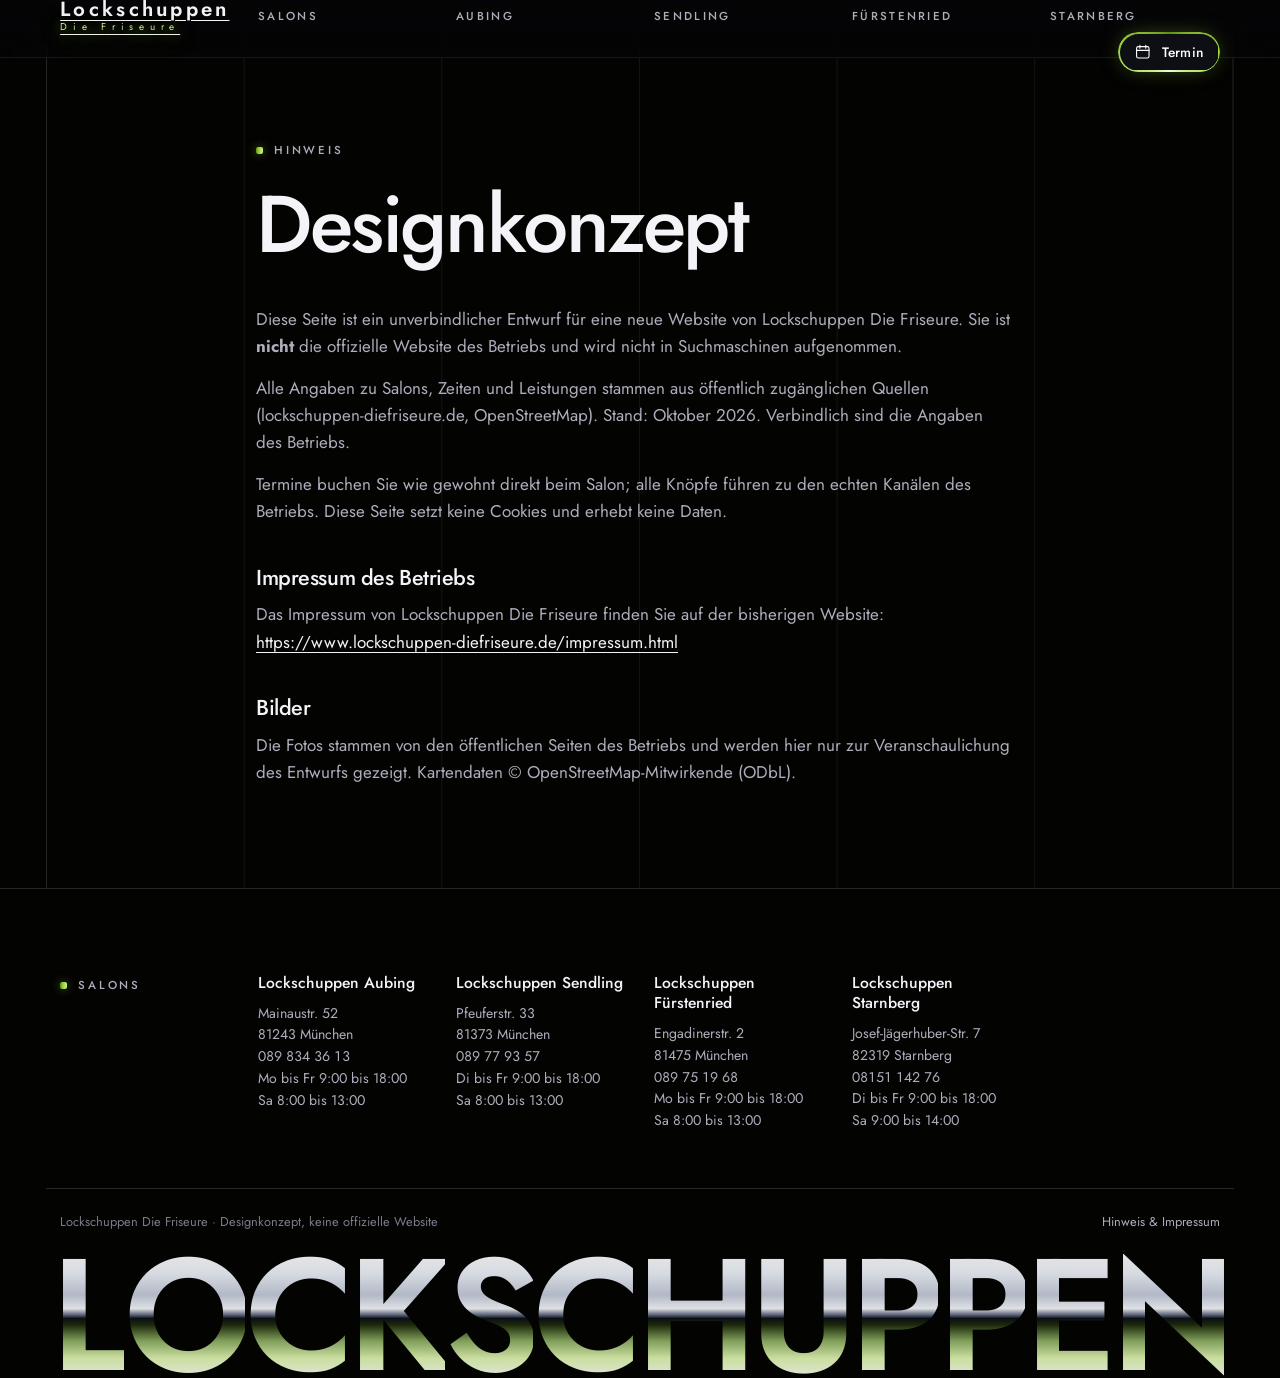
<file: hinweis/index.html>
<!doctype html>
<html lang="de" class="js-aus">
<head>
<meta charset="utf-8">
<meta name="viewport" content="width=device-width, initial-scale=1, viewport-fit=cover">
<script>(function(d){try{if(matchMedia('(prefers-reduced-motion: reduce)').matches)return;d.dataset.vorhang='zu';var k='kz-vorhang';if(sessionStorage.getItem(k))d.dataset.vorhangArt='kurz';sessionStorage.setItem(k,'1')}catch(e){}})(document.documentElement)</script>
<title>Hinweis | Lockschuppen Die Friseure</title>
<meta name="description" content="Hinweis zu diesem Designkonzept.">
<meta name="robots" content="noindex, nofollow">
<meta name="theme-color" content="#030302">
<link rel="preload" href="../assets/fonts/jost-latin-wght-normal.woff2" as="font" type="font/woff2" crossorigin>
<link rel="stylesheet" href="../assets/css/site.css?v=b74c6d70">
<script src="../assets/js/site.js?v=1400d07f" defer></script>
</head>
<body>
<div class="vorhang" aria-hidden="true">
  <div class="vorhang-spalten"><i></i><i></i><i></i><i></i><i></i><i></i></div>
  <div class="vorhang-mitte"><span class="wortmarke"><b>Lockschuppen</b><i>Die Friseure</i></span><span class="vorhang-zahl">000</span></div>
</div>
<a class="sprung" href="#inhalt">Zum Inhalt springen</a>
<div class="raster" aria-hidden="true"></div>
<header class="kopf">
  <div class="huelle kopf-innen">
    <a class="marke" href="../index.html" aria-label="Lockschuppen Die Friseure, Startseite"><span class="wortmarke"><b>Lockschuppen</b><i>Die Friseure</i></span></a>
    <nav class="spalten" aria-label="Hauptnavigation"><a href="../index.html#salons">Salons</a><a href="../aubing/">Aubing</a><a href="../sendling/">Sendling</a><a href="../fuerstenried/">Fürstenried</a><a href="../starnberg/">Starnberg</a></nav>
    <div class="kopf-termin"><a class="knopf knopf-klein" href="../index.html#salons"><svg class="ico" viewBox="0 0 24 24" fill="none" stroke="currentColor" stroke-width="1.5" stroke-linecap="round" aria-hidden="true"><rect x="3.5" y="5" width="17" height="15.5" rx="2.5"/><path d="M3.5 10h17M8 3v4M16 3v4"/></svg><span>Termin</span></a></div>
    <button class="kopf-menue" type="button" popovertarget="menue" aria-label="Menü öffnen"><span></span></button>
  </div>
</header>
<div class="menue" id="menue" popover>
  <button class="menue-zu" type="button" popovertarget="menue" popovertargetaction="hide" aria-label="Menü schließen"><svg viewBox="0 0 24 24" fill="none" stroke="currentColor" stroke-width="1.5" stroke-linecap="round" aria-hidden="true"><path d="M6 6l12 12M18 6 6 18"/></svg></button>
  <nav aria-label="Menü"><ul><li><a href="../index.html#salons">Salons<small>01</small></a></li><li><a href="../aubing/">Aubing<small>02</small></a></li><li><a href="../sendling/">Sendling<small>03</small></a></li><li><a href="../fuerstenried/">Fürstenried<small>04</small></a></li><li><a href="../starnberg/">Starnberg<small>05</small></a></li><li><a href="../hinweis/">Hinweis<small>06</small></a></li></ul></nav>
  <div class="knoepfe"><a class="knopf" href="../index.html#salons"><svg class="ico" viewBox="0 0 24 24" fill="none" stroke="currentColor" stroke-width="1.5" stroke-linecap="round" aria-hidden="true"><rect x="3.5" y="5" width="17" height="15.5" rx="2.5"/><path d="M3.5 10h17M8 3v4M16 3v4"/></svg><span>Termin buchen</span></a></div>
</div>
<main id="inhalt" class="recht">
  <div class="huelle recht-innen">
    <p class="etikett">Hinweis</p>
    <h1>Designkonzept</h1>
    <p>Diese Seite ist ein unverbindlicher Entwurf für eine neue Website von Lockschuppen Die Friseure. Sie ist <b>nicht</b> die offizielle Website des Betriebs und wird nicht in Suchmaschinen aufgenommen.</p>
    <p>Alle Angaben zu Salons, Zeiten und Leistungen stammen aus öffentlich zugänglichen Quellen (lockschuppen-diefriseure.de, OpenStreetMap). Stand: Oktober 2026. Verbindlich sind die Angaben des Betriebs.</p>
    <p>Termine buchen Sie wie gewohnt direkt beim Salon; alle Knöpfe führen zu den echten Kanälen des Betriebs. Diese Seite setzt keine Cookies und erhebt keine Daten.</p>
    <h2>Impressum des Betriebs</h2>
    <p>Das Impressum von Lockschuppen Die Friseure finden Sie auf der bisherigen Website: <a href="https://www.lockschuppen-diefriseure.de/impressum.html" rel="noopener">https://www.lockschuppen-diefriseure.de/impressum.html</a></p>
    <h2>Bilder</h2>
    <p>Die Fotos stammen von den öffentlichen Seiten des Betriebs und werden hier nur zur Veranschaulichung des Entwurfs gezeigt. Kartendaten © OpenStreetMap-Mitwirkende (ODbL).</p>
  </div>
</main>
<footer class="fuss">
  <div class="huelle">
    <ul class="fuss-orte"><li class="fuss-etikett"><span class="etikett">Salons</span></li><li><h3><a href="../aubing/">Lockschuppen Aubing</a></h3><address>Mainaustr. 52<br>81243 München</address>
<p><a class="tel" href="tel:+49898343613">089 834 36 13</a><br>Mo bis Fr 9:00 bis 18:00<br>Sa 8:00 bis 13:00</p></li><li><h3><a href="../sendling/">Lockschuppen Sendling</a></h3><address>Pfeuferstr. 33<br>81373 München</address>
<p><a class="tel" href="tel:+4989779357">089 77 93 57</a><br>Di bis Fr 9:00 bis 18:00<br>Sa 8:00 bis 13:00</p></li><li><h3><a href="../fuerstenried/">Lockschuppen Fürstenried</a></h3><address>Engadinerstr. 2<br>81475 München</address>
<p><a class="tel" href="tel:+4989751968">089 75 19 68</a><br>Mo bis Fr 9:00 bis 18:00<br>Sa 8:00 bis 13:00</p></li><li><h3><a href="../starnberg/">Lockschuppen Starnberg</a></h3><address>Josef-Jägerhuber-Str. 7<br>82319 Starnberg</address>
<p><a class="tel" href="tel:+49815114276">08151 142 76</a><br>Di bis Fr 9:00 bis 18:00<br>Sa 9:00 bis 14:00</p></li></ul>
    <div class="fuss-unten">
      <span>Lockschuppen Die Friseure · Designkonzept, keine offizielle Website</span>
      <ul><li><a href="../hinweis/">Hinweis &amp; Impressum</a></li></ul>
    </div>
    <p class="riesen marke-text passend" aria-hidden="true"><span class="w"><span class="b chrom" style="--b:0">L</span><span class="b chrom" style="--b:1">o</span><span class="b chrom" style="--b:2">c</span><span class="b chrom" style="--b:3">k</span><span class="b chrom" style="--b:4">s</span><span class="b chrom" style="--b:5">c</span><span class="b chrom" style="--b:6">h</span><span class="b chrom" style="--b:7">u</span><span class="b chrom" style="--b:8">p</span><span class="b chrom" style="--b:9">p</span><span class="b chrom" style="--b:10">e</span><span class="b chrom" style="--b:11">n</span></span></p>
  </div>
</footer>
</body>
</html>
</file>
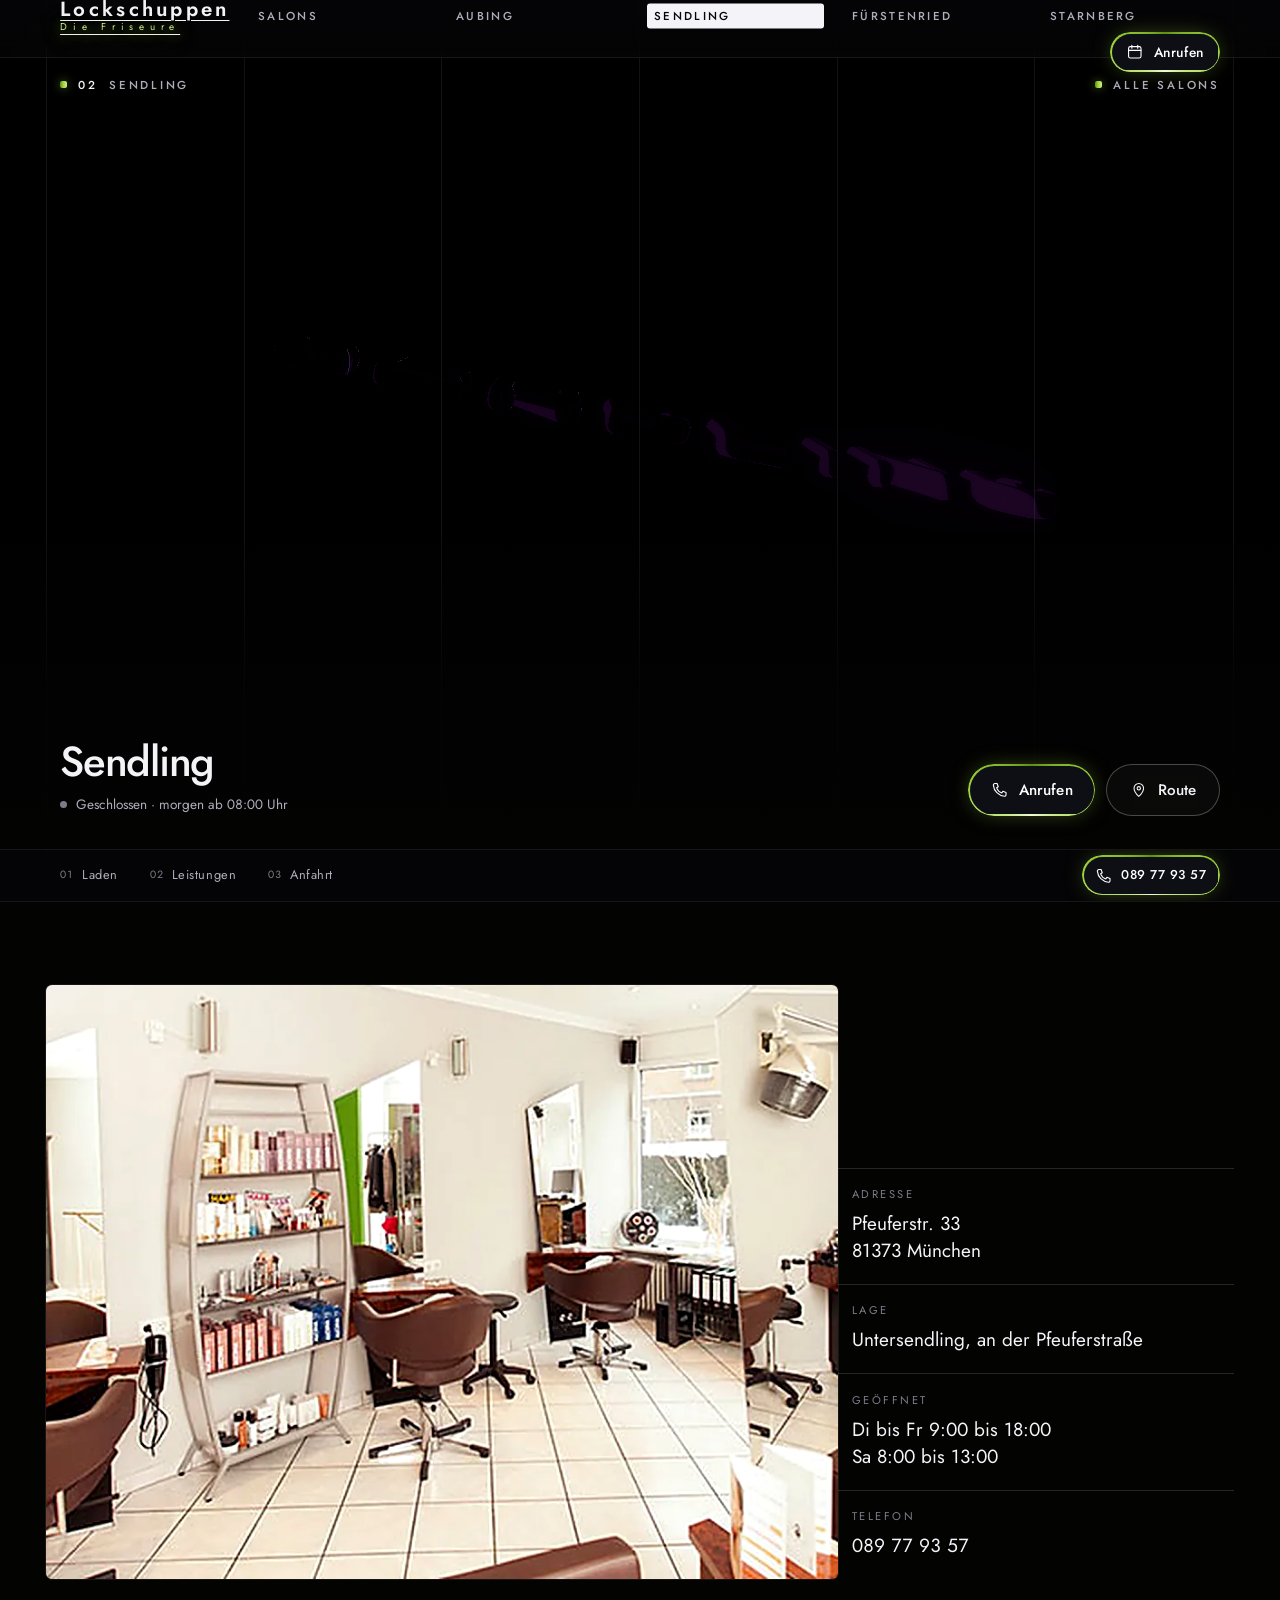
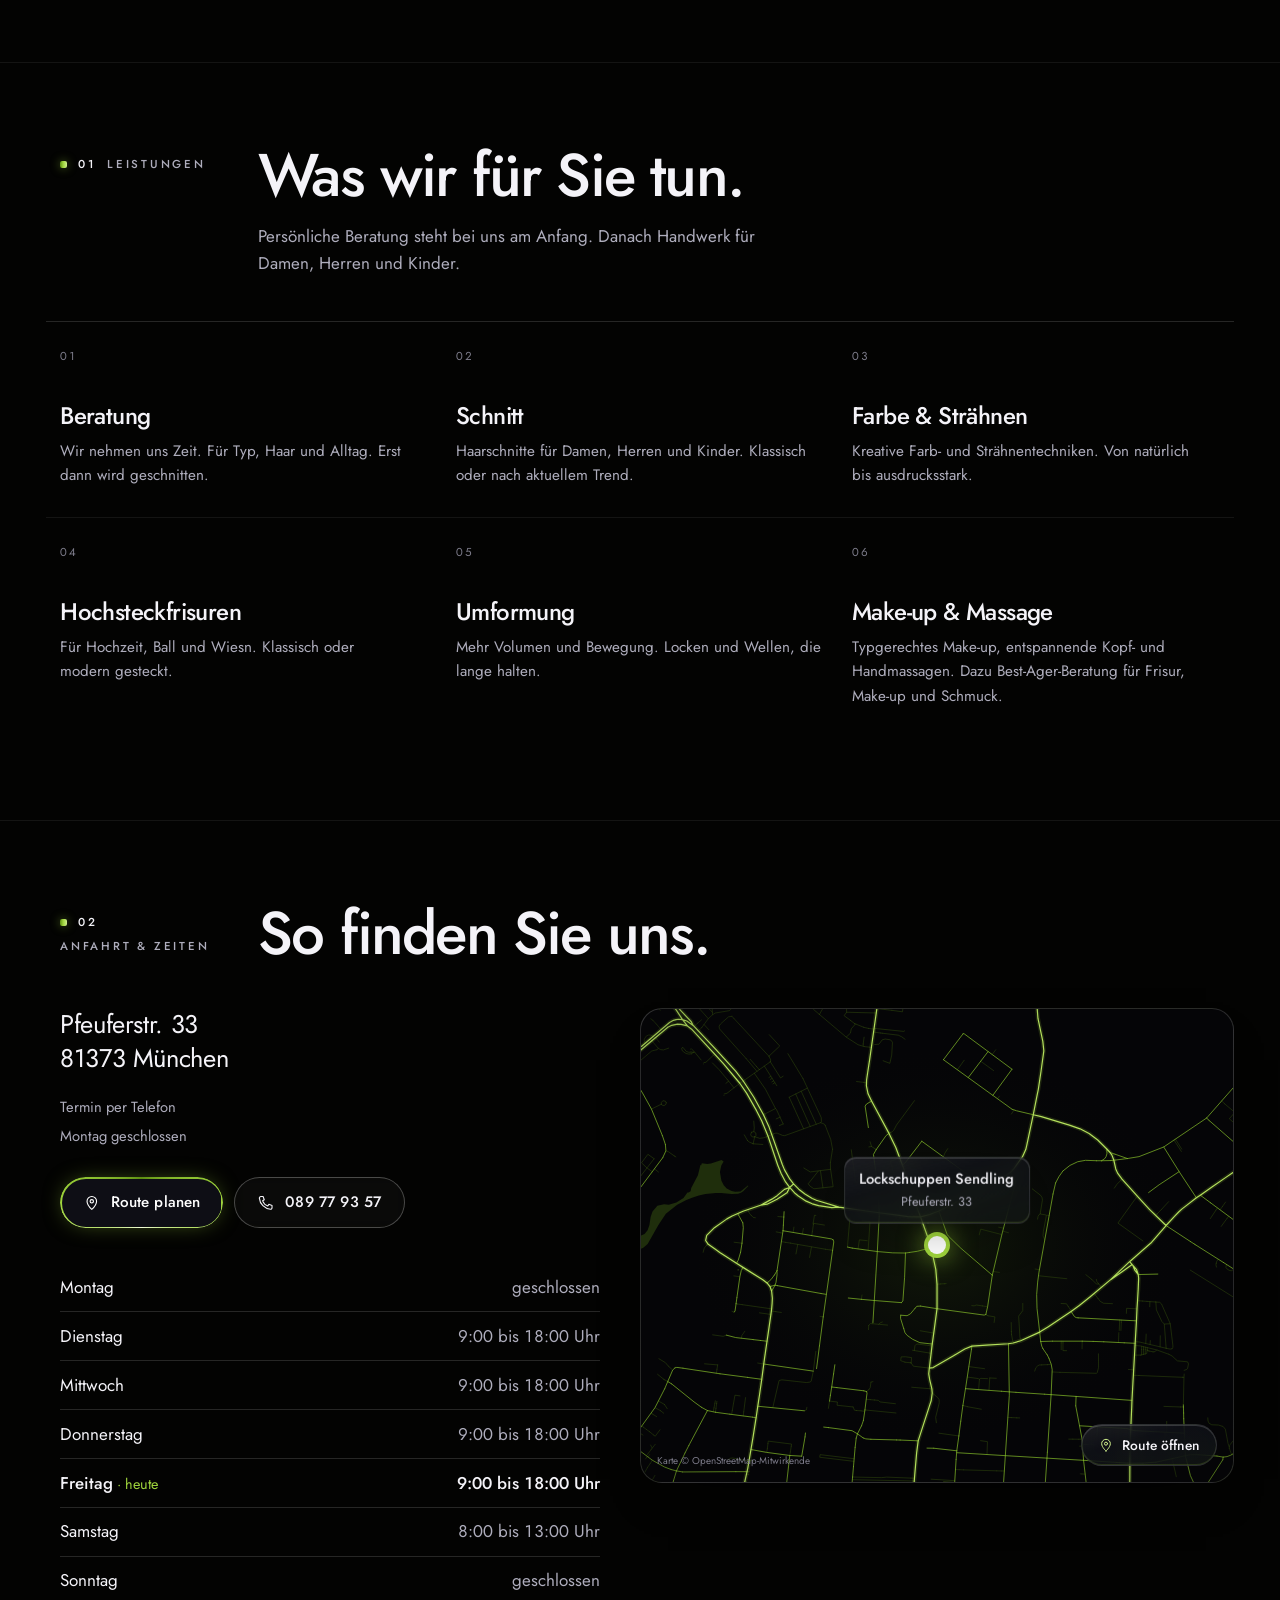
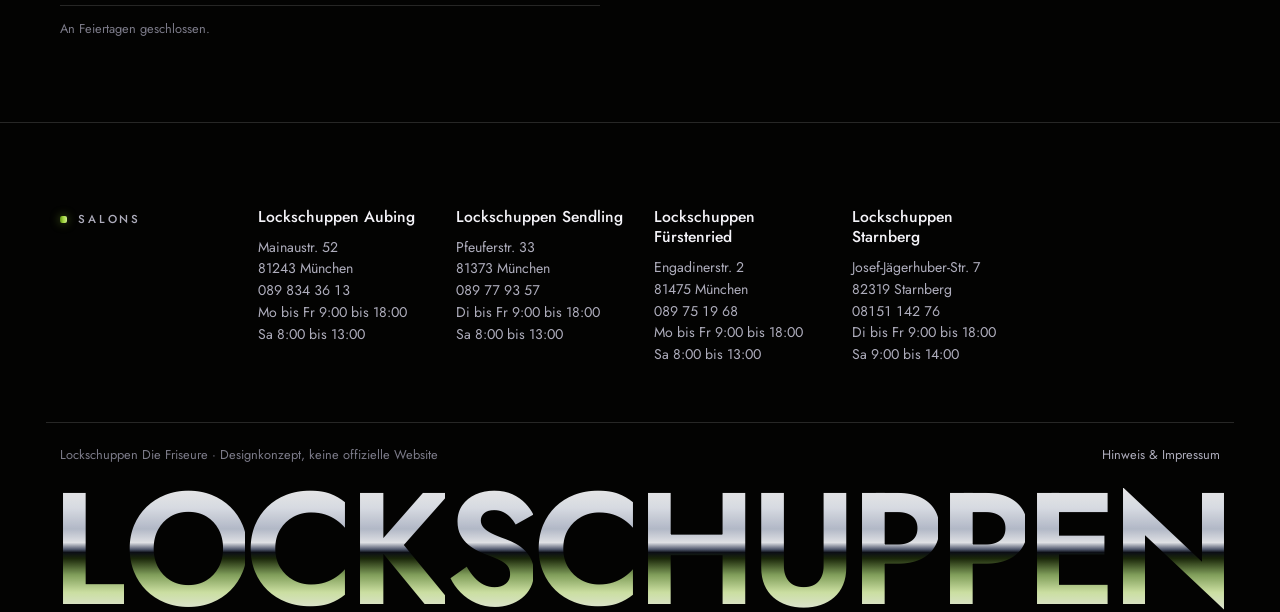
<file: sendling/index.html>
<!doctype html>
<html lang="de" class="js-aus">
<head>
<meta charset="utf-8">
<meta name="viewport" content="width=device-width, initial-scale=1, viewport-fit=cover">
<script>(function(d){try{if(matchMedia('(prefers-reduced-motion: reduce)').matches)return;d.dataset.vorhang='zu';var k='kz-vorhang';if(sessionStorage.getItem(k))d.dataset.vorhangArt='kurz';sessionStorage.setItem(k,'1')}catch(e){}})(document.documentElement)</script>
<title>Lockschuppen Sendling | Lockschuppen Die Friseure</title>
<meta name="description" content="Lockschuppen Die Friseure in Sendling, Pfeuferstr. 33. Schnitt, Farbe und Hochsteckfrisuren. Di bis Fr 9 bis 18 Uhr, Sa 8 bis 13 Uhr. Termin per Telefon.">
<meta name="robots" content="noindex, nofollow">
<meta name="theme-color" content="#030302">
<link rel="preload" href="../assets/fonts/jost-latin-wght-normal.woff2" as="font" type="font/woff2" crossorigin>
<link rel="preload" as="image" href="../assets/img/glas-sendling-quer.webp?v=65794583" fetchpriority="high">
<link rel="stylesheet" href="../assets/css/site.css?v=b74c6d70">
<script src="../assets/js/site.js?v=1400d07f" defer></script>
<script type="module" src="../assets/js/glas3d.js?v=9eb1f172"></script>
<script type="application/ld+json">{"@context":"https://schema.org","@type":"HairSalon","name":"Lockschuppen Die Friseure Sendling","telephone":"+4989779357","address":{"@type":"PostalAddress","streetAddress":"Pfeuferstr. 33","postalCode":"81373","addressLocality":"München","addressCountry":"DE"},"geo":{"@type":"GeoCoordinates","latitude":48.1246043,"longitude":11.5413115},"openingHoursSpecification":[{"@type":"OpeningHoursSpecification","dayOfWeek":"Tuesday","opens":"09:00","closes":"18:00"},{"@type":"OpeningHoursSpecification","dayOfWeek":"Wednesday","opens":"09:00","closes":"18:00"},{"@type":"OpeningHoursSpecification","dayOfWeek":"Thursday","opens":"09:00","closes":"18:00"},{"@type":"OpeningHoursSpecification","dayOfWeek":"Friday","opens":"09:00","closes":"18:00"},{"@type":"OpeningHoursSpecification","dayOfWeek":"Saturday","opens":"08:00","closes":"13:00"}]}</script>
</head>
<body>
<div class="vorhang" aria-hidden="true">
  <div class="vorhang-spalten"><i></i><i></i><i></i><i></i><i></i><i></i></div>
  <div class="vorhang-mitte"><span class="wortmarke"><b>Lockschuppen</b><i>Die Friseure</i></span><span class="vorhang-zahl">000</span></div>
</div>
<a class="sprung" href="#inhalt">Zum Inhalt springen</a>
<div class="raster" aria-hidden="true"></div>
<header class="kopf">
  <div class="huelle kopf-innen">
    <a class="marke" href="../index.html" aria-label="Lockschuppen Die Friseure, Startseite"><span class="wortmarke"><b>Lockschuppen</b><i>Die Friseure</i></span></a>
    <nav class="spalten" aria-label="Hauptnavigation"><a href="../index.html#salons">Salons</a><a href="../aubing/">Aubing</a><a href="../sendling/" aria-current="page">Sendling</a><a href="../fuerstenried/">Fürstenried</a><a href="../starnberg/">Starnberg</a></nav>
    <div class="kopf-termin"><a class="knopf knopf-klein" href="tel:+4989779357"><svg class="ico" viewBox="0 0 24 24" fill="none" stroke="currentColor" stroke-width="1.5" stroke-linecap="round" aria-hidden="true"><rect x="3.5" y="5" width="17" height="15.5" rx="2.5"/><path d="M3.5 10h17M8 3v4M16 3v4"/></svg><span>Anrufen</span></a></div>
    <button class="kopf-menue" type="button" popovertarget="menue" aria-label="Menü öffnen"><span></span></button>
  </div>
</header>
<div class="menue" id="menue" popover>
  <button class="menue-zu" type="button" popovertarget="menue" popovertargetaction="hide" aria-label="Menü schließen"><svg viewBox="0 0 24 24" fill="none" stroke="currentColor" stroke-width="1.5" stroke-linecap="round" aria-hidden="true"><path d="M6 6l12 12M18 6 6 18"/></svg></button>
  <nav aria-label="Menü"><ul><li><a href="../index.html#salons">Salons<small>01</small></a></li><li><a href="../aubing/">Aubing<small>02</small></a></li><li><a href="../sendling/" aria-current="page">Sendling<small>03</small></a></li><li><a href="../fuerstenried/">Fürstenried<small>04</small></a></li><li><a href="../starnberg/">Starnberg<small>05</small></a></li><li><a href="../hinweis/">Hinweis<small>06</small></a></li></ul></nav>
  <div class="knoepfe"><a class="knopf" href="tel:+4989779357"><svg class="ico" viewBox="0 0 24 24" fill="none" stroke="currentColor" stroke-width="1.5" stroke-linecap="round" aria-hidden="true"><rect x="3.5" y="5" width="17" height="15.5" rx="2.5"/><path d="M3.5 10h17M8 3v4M16 3v4"/></svg><span>Termin buchen</span></a></div>
</div>
<main id="inhalt">
  <section class="ort-auftakt" data-glas aria-labelledby="ort-titel">
    <div class="glas-buehne">
      <picture class="glas-poster"><source media="(max-aspect-ratio: 19/20)" srcset="../assets/img/glas-sendling-hoch.webp?v=ecbdc8ef"><img src="../assets/img/glas-sendling-quer.webp?v=65794583" alt="" fetchpriority="high"></picture>
      <canvas class="glas-3d" data-zeilen="SENDLING" data-zeilen-hoch="SEND|LING" data-farbe="blau" data-licht="{&quot;blau&quot;:&quot;#8cc927&quot;,&quot;eis&quot;:&quot;#e4f7b8&quot;,&quot;glas&quot;:&quot;#f0ffd6&quot;,&quot;wolken&quot;:[&quot;#4f7d0c&quot;,&quot;#9fd43c&quot;,&quot;#f4ffd8&quot;],&quot;winkel&quot;:0.4}" aria-hidden="true"></canvas>
      <div class="huelle glas-raster" aria-hidden="true"><i></i><i></i><i></i><i></i><i></i></div>
      <div class="huelle ort-oben"><p class="etikett"><b>02</b> Sendling</p><p class="etikett ort-zurueck"><a href="../index.html#salons">Alle Salons</a></p></div>
      <div class="huelle ort-unten">
        <div class="ort-text">
          <h1 id="ort-titel"><span class="nur-vorleser">Lockschuppen Sendling: </span>Sendling</h1>
          <div class="ort-fakten"><p class="stand" data-zeiten="{&quot;1&quot;:[],&quot;2&quot;:[[9,18]],&quot;3&quot;:[[9,18]],&quot;4&quot;:[[9,18]],&quot;5&quot;:[[9,18]],&quot;6&quot;:[[8,13]],&quot;0&quot;:[]}">Di bis Fr 9:00 bis 18:00 · Sa 8:00 bis 13:00</p></div>
        </div>
        <div class="knoepfe"><a class="knopf" href="tel:+4989779357"><svg class="ico" viewBox="0 0 24 24" fill="none" stroke="currentColor" stroke-width="1.5" stroke-linejoin="round" aria-hidden="true"><path d="M5.2 3.5h3.1l1.6 4.3-2.2 1.5a11.5 11.5 0 0 0 7 7l1.5-2.2 4.3 1.6v3.1a2 2 0 0 1-2.1 2A16.6 16.6 0 0 1 3.2 5.6a2 2 0 0 1 2-2.1Z"/></svg><span>Anrufen</span></a><a class="knopf-still" href="https://www.google.com/maps/dir/?api=1&destination=Lockschuppen+Die+Friseure%2C+Pfeuferstr.+33%2C+81373+M%C3%BCnchen" rel="noopener"><svg class="ico" viewBox="0 0 24 24" fill="none" stroke="currentColor" stroke-width="1.5" stroke-linecap="round" stroke-linejoin="round" aria-hidden="true"><path d="M12 21s-6.5-5.6-6.5-11a6.5 6.5 0 0 1 13 0c0 5.4-6.5 11-6.5 11Z"/><circle cx="12" cy="10" r="2.3"/></svg><span>Route</span></a></div>
      </div>
    </div>
  </section>
  <div class="kapitel-halter"><nav class="huelle kapitel" aria-label="Auf dieser Seite"><a href="#laden"><small>01</small>Laden</a><a href="#leistungen"><small>02</small>Leistungen</a><a href="#anfahrt"><small>03</small>Anfahrt</a><a class="knopf knopf-klein kapitel-termin" href="tel:+4989779357"><svg class="ico" viewBox="0 0 24 24" fill="none" stroke="currentColor" stroke-width="1.5" stroke-linejoin="round" aria-hidden="true"><path d="M5.2 3.5h3.1l1.6 4.3-2.2 1.5a11.5 11.5 0 0 0 7 7l1.5-2.2 4.3 1.6v3.1a2 2 0 0 1-2.1 2A16.6 16.6 0 0 1 3.2 5.6a2 2 0 0 1 2-2.1Z"/></svg><span>089 77 93 57</span></a></nav></div>

  <section class="ladenfront" id="laden" aria-label="Laden">
    <div class="huelle ladenfront-raster">
      <figure class="front-bild"><img src="../assets/img/front-sendling-874.webp?v=5a42b888" srcset="../assets/img/front-sendling-874.webp?v=5a42b888 874w" sizes="(max-width: 52rem) 92vw, 64vw" alt="Arbeitsplätze im hellen Salon Sendling" loading="eager" decoding="async"></figure>
      <dl class="front-daten"><div><dt>Adresse</dt><dd>Pfeuferstr. 33<br>81373 München</dd></div><div><dt>Lage</dt><dd>Untersendling, an der Pfeuferstraße</dd></div><div><dt>Geöffnet</dt><dd>Di bis Fr 9:00 bis 18:00<br>Sa 8:00 bis 13:00</dd></div><div><dt>Telefon</dt><dd><a href="tel:+4989779357">089 77 93 57</a></dd></div></dl>
    </div>
  </section>

  <section class="abschnitt " id="leistungen" aria-labelledby="leistungen-titel">
    <div class="huelle">
      <div class="abschnitt-kopf">
        <p class="etikett"><b>01</b> Leistungen</p>
        <h2 class="titel-m" id="leistungen-titel">Was wir für Sie tun.</h2>
        <p>Persönliche Beratung steht bei uns am Anfang. Danach Handwerk für Damen, Herren und Kinder.</p>
      </div>
      <ul class="haus-liste leistung-raster"><li><span class="nr">01</span><h3>Beratung</h3><p>Wir nehmen uns Zeit. Für Typ, Haar und Alltag. Erst dann wird geschnitten.</p></li><li><span class="nr">02</span><h3>Schnitt</h3><p>Haarschnitte für Damen, Herren und Kinder. Klassisch oder nach aktuellem Trend.</p></li><li><span class="nr">03</span><h3>Farbe &amp; Strähnen</h3><p>Kreative Farb- und Strähnentechniken. Von natürlich bis ausdrucksstark.</p></li><li><span class="nr">04</span><h3>Hochsteckfrisuren</h3><p>Für Hochzeit, Ball und Wiesn. Klassisch oder modern gesteckt.</p></li><li><span class="nr">05</span><h3>Umformung</h3><p>Mehr Volumen und Bewegung. Locken und Wellen, die lange halten.</p></li><li><span class="nr">06</span><h3>Make-up &amp; Massage</h3><p>Typgerechtes Make-up, entspannende Kopf- und Handmassagen. Dazu Best-Ager-Beratung für Frisur, Make-up und Schmuck.</p></li></ul>
    </div>
  </section>


  <section class="abschnitt" id="anfahrt" aria-labelledby="anfahrt-titel">
    <div class="huelle">
      <div class="abschnitt-kopf"><p class="etikett"><b>02</b> Anfahrt &amp; Zeiten</p><h2 class="titel-m" id="anfahrt-titel">So finden Sie uns.</h2></div>
      <div class="anfahrt">
        <div class="anfahrt-text">
          <address>Pfeuferstr. 33<br>81373 München</address>
          <p class="anfahrt-hinweis"><span>Termin per Telefon</span><span>Montag geschlossen</span></p>
          <div class="knoepfe"><a class="knopf" href="https://www.google.com/maps/dir/?api=1&destination=Lockschuppen+Die+Friseure%2C+Pfeuferstr.+33%2C+81373+M%C3%BCnchen" rel="noopener"><svg class="ico" viewBox="0 0 24 24" fill="none" stroke="currentColor" stroke-width="1.5" stroke-linecap="round" stroke-linejoin="round" aria-hidden="true"><path d="M12 21s-6.5-5.6-6.5-11a6.5 6.5 0 0 1 13 0c0 5.4-6.5 11-6.5 11Z"/><circle cx="12" cy="10" r="2.3"/></svg><span>Route planen</span></a><a class="knopf-still" href="tel:+4989779357"><svg class="ico" viewBox="0 0 24 24" fill="none" stroke="currentColor" stroke-width="1.5" stroke-linejoin="round" aria-hidden="true"><path d="M5.2 3.5h3.1l1.6 4.3-2.2 1.5a11.5 11.5 0 0 0 7 7l1.5-2.2 4.3 1.6v3.1a2 2 0 0 1-2.1 2A16.6 16.6 0 0 1 3.2 5.6a2 2 0 0 1 2-2.1Z"/></svg><span>089 77 93 57</span></a></div>
          <table class="zeiten"><caption class="nur-vorleser">Öffnungszeiten Lockschuppen Sendling</caption><tbody><tr data-tag="1"><th scope="row">Montag</th><td>geschlossen</td></tr><tr data-tag="2"><th scope="row">Dienstag</th><td>9:00 bis 18:00 Uhr</td></tr><tr data-tag="3"><th scope="row">Mittwoch</th><td>9:00 bis 18:00 Uhr</td></tr><tr data-tag="4"><th scope="row">Donnerstag</th><td>9:00 bis 18:00 Uhr</td></tr><tr data-tag="5"><th scope="row">Freitag</th><td>9:00 bis 18:00 Uhr</td></tr><tr data-tag="6"><th scope="row">Samstag</th><td>8:00 bis 13:00 Uhr</td></tr><tr data-tag="0"><th scope="row">Sonntag</th><td>geschlossen</td></tr></tbody></table>
        <p class="zeiten-hinweis">An Feiertagen geschlossen.</p>
        </div>
        <a class="stadtplan" href="https://www.google.com/maps/dir/?api=1&destination=Lockschuppen+Die+Friseure%2C+Pfeuferstr.+33%2C+81373+M%C3%BCnchen" rel="noopener" aria-label="Route zu Lockschuppen Sendling in Google Maps öffnen">
          <img src="../assets/karten/sendling.svg?v=5dd18092" alt="" loading="lazy" decoding="async">
          <span class="plan-nadel" style="left:50%;top:50%" aria-hidden="true"><i></i></span>
          <span class="plan-schild" style="left:50%;top:50%"><b>Lockschuppen Sendling</b>Pfeuferstr. 33</span>
          <span class="plan-route"><svg class="ico" viewBox="0 0 24 24" fill="none" stroke="currentColor" stroke-width="1.5" stroke-linecap="round" stroke-linejoin="round" aria-hidden="true"><path d="M12 21s-6.5-5.6-6.5-11a6.5 6.5 0 0 1 13 0c0 5.4-6.5 11-6.5 11Z"/><circle cx="12" cy="10" r="2.3"/></svg><span>Route öffnen</span></span>
          <small class="plan-quelle">Karte © OpenStreetMap-Mitwirkende</small>
        </a>
      </div>
    </div>
  </section>
</main>
<nav class="aktion versteckt" style="--n:2" aria-label="Schnellzugriff"><a class="haupt" href="tel:+4989779357"><svg class="ico" viewBox="0 0 24 24" fill="none" stroke="currentColor" stroke-width="1.5" stroke-linejoin="round" aria-hidden="true"><path d="M5.2 3.5h3.1l1.6 4.3-2.2 1.5a11.5 11.5 0 0 0 7 7l1.5-2.2 4.3 1.6v3.1a2 2 0 0 1-2.1 2A16.6 16.6 0 0 1 3.2 5.6a2 2 0 0 1 2-2.1Z"/></svg><span>Anrufen</span></a><a href="https://www.google.com/maps/dir/?api=1&destination=Lockschuppen+Die+Friseure%2C+Pfeuferstr.+33%2C+81373+M%C3%BCnchen" rel="noopener"><svg class="ico" viewBox="0 0 24 24" fill="none" stroke="currentColor" stroke-width="1.5" stroke-linecap="round" stroke-linejoin="round" aria-hidden="true"><path d="M12 21s-6.5-5.6-6.5-11a6.5 6.5 0 0 1 13 0c0 5.4-6.5 11-6.5 11Z"/><circle cx="12" cy="10" r="2.3"/></svg><span>Route</span></a></nav>
<dialog class="gross" id="gross" aria-label="Bild groß">
  <figure style="margin:0"><figcaption></figcaption></figure>
  <button class="gross-zu" type="button" aria-label="Schließen"><svg viewBox="0 0 24 24" fill="none" stroke="currentColor" stroke-width="1.5" stroke-linecap="round" aria-hidden="true"><path d="M6 6l12 12M18 6 6 18"/></svg></button>
  <button class="gross-knopf gross-zurueck" type="button" aria-label="Vorheriges Bild"><svg viewBox="0 0 24 24" fill="none" stroke="currentColor" stroke-width="1.5" stroke-linecap="round" stroke-linejoin="round" aria-hidden="true"><path d="M15 5l-7 7 7 7"/></svg></button>
  <button class="gross-knopf gross-vor" type="button" aria-label="Nächstes Bild"><svg viewBox="0 0 24 24" fill="none" stroke="currentColor" stroke-width="1.5" stroke-linecap="round" stroke-linejoin="round" aria-hidden="true"><path d="M9 5l7 7-7 7"/></svg></button>
</dialog>
<footer class="fuss">
  <div class="huelle">
    <ul class="fuss-orte"><li class="fuss-etikett"><span class="etikett">Salons</span></li><li><h3><a href="../aubing/">Lockschuppen Aubing</a></h3><address>Mainaustr. 52<br>81243 München</address>
<p><a class="tel" href="tel:+49898343613">089 834 36 13</a><br>Mo bis Fr 9:00 bis 18:00<br>Sa 8:00 bis 13:00</p></li><li><h3><a href="../sendling/">Lockschuppen Sendling</a></h3><address>Pfeuferstr. 33<br>81373 München</address>
<p><a class="tel" href="tel:+4989779357">089 77 93 57</a><br>Di bis Fr 9:00 bis 18:00<br>Sa 8:00 bis 13:00</p></li><li><h3><a href="../fuerstenried/">Lockschuppen Fürstenried</a></h3><address>Engadinerstr. 2<br>81475 München</address>
<p><a class="tel" href="tel:+4989751968">089 75 19 68</a><br>Mo bis Fr 9:00 bis 18:00<br>Sa 8:00 bis 13:00</p></li><li><h3><a href="../starnberg/">Lockschuppen Starnberg</a></h3><address>Josef-Jägerhuber-Str. 7<br>82319 Starnberg</address>
<p><a class="tel" href="tel:+49815114276">08151 142 76</a><br>Di bis Fr 9:00 bis 18:00<br>Sa 9:00 bis 14:00</p></li></ul>
    <div class="fuss-unten">
      <span>Lockschuppen Die Friseure · Designkonzept, keine offizielle Website</span>
      <ul><li><a href="../hinweis/">Hinweis &amp; Impressum</a></li></ul>
    </div>
    <p class="riesen marke-text passend" aria-hidden="true"><span class="w"><span class="b chrom" style="--b:0">L</span><span class="b chrom" style="--b:1">o</span><span class="b chrom" style="--b:2">c</span><span class="b chrom" style="--b:3">k</span><span class="b chrom" style="--b:4">s</span><span class="b chrom" style="--b:5">c</span><span class="b chrom" style="--b:6">h</span><span class="b chrom" style="--b:7">u</span><span class="b chrom" style="--b:8">p</span><span class="b chrom" style="--b:9">p</span><span class="b chrom" style="--b:10">e</span><span class="b chrom" style="--b:11">n</span></span></p>
  </div>
</footer>
</body>
</html>
</file>
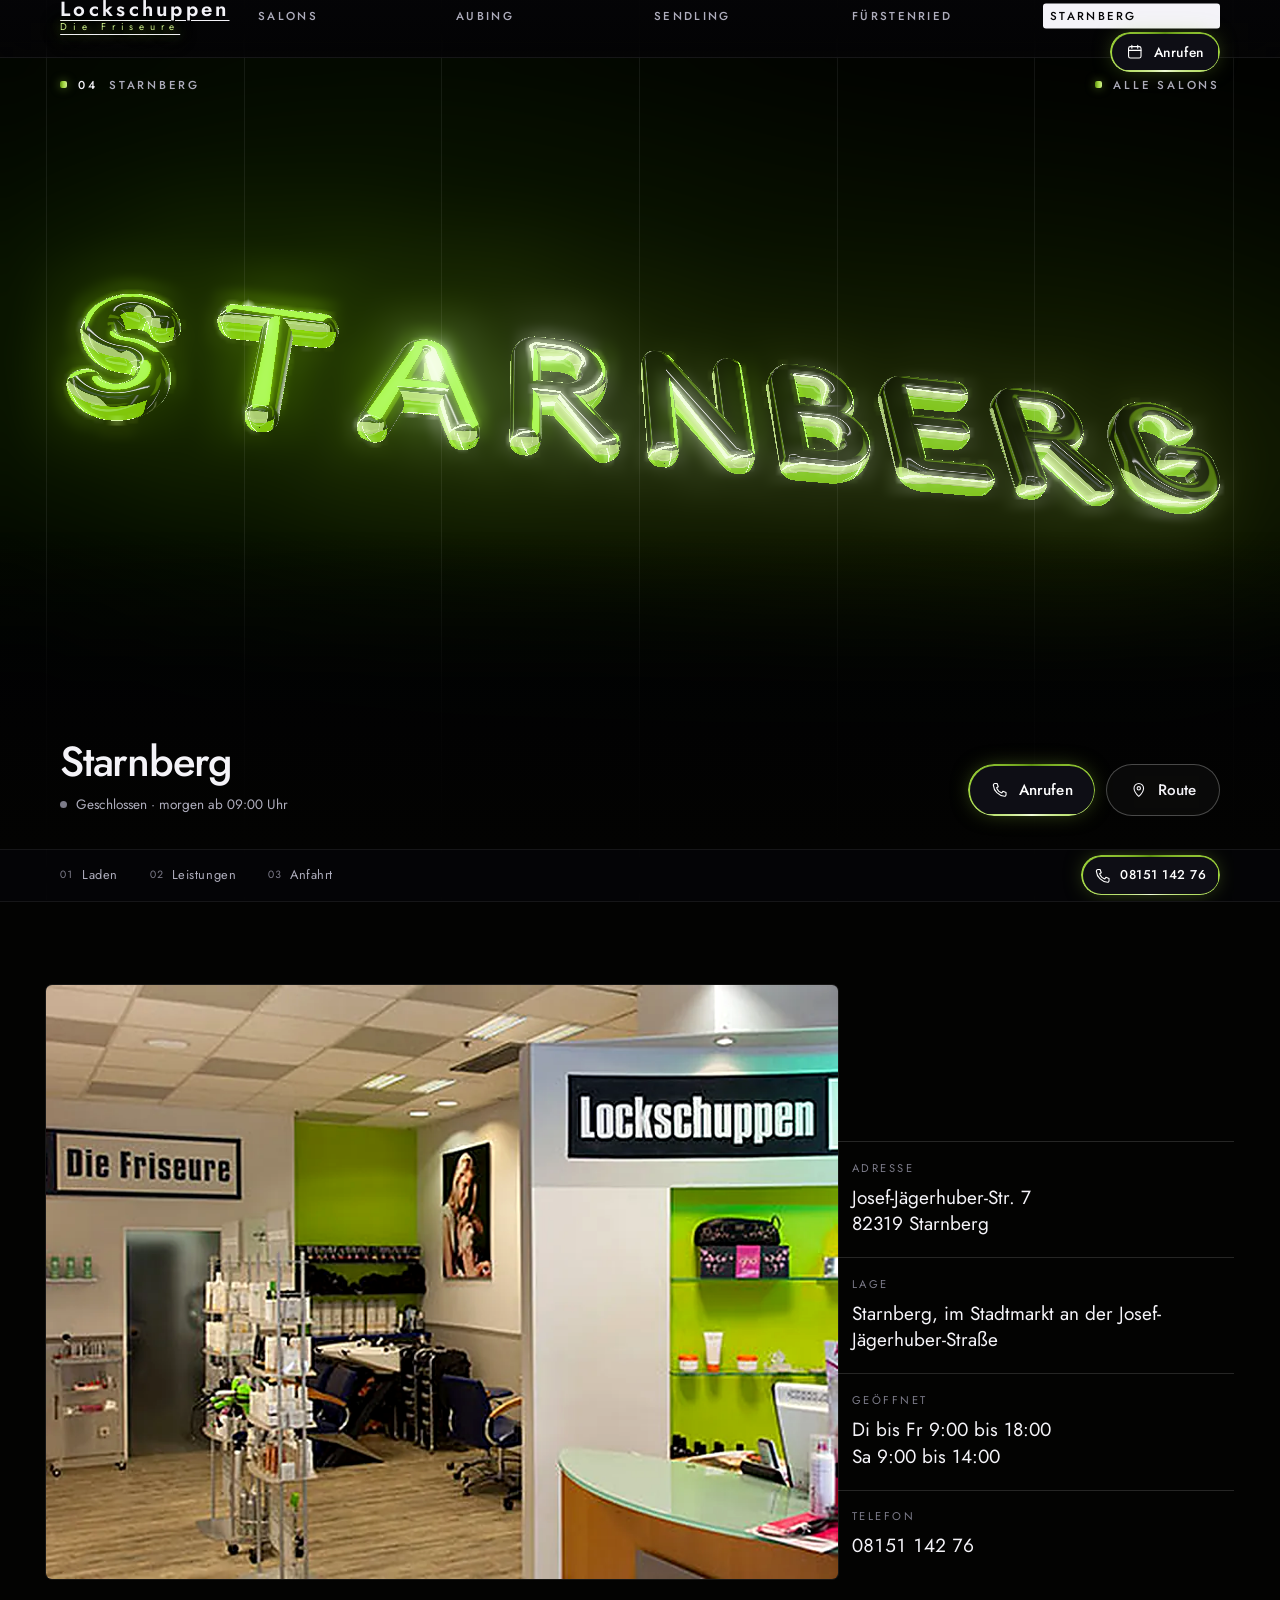
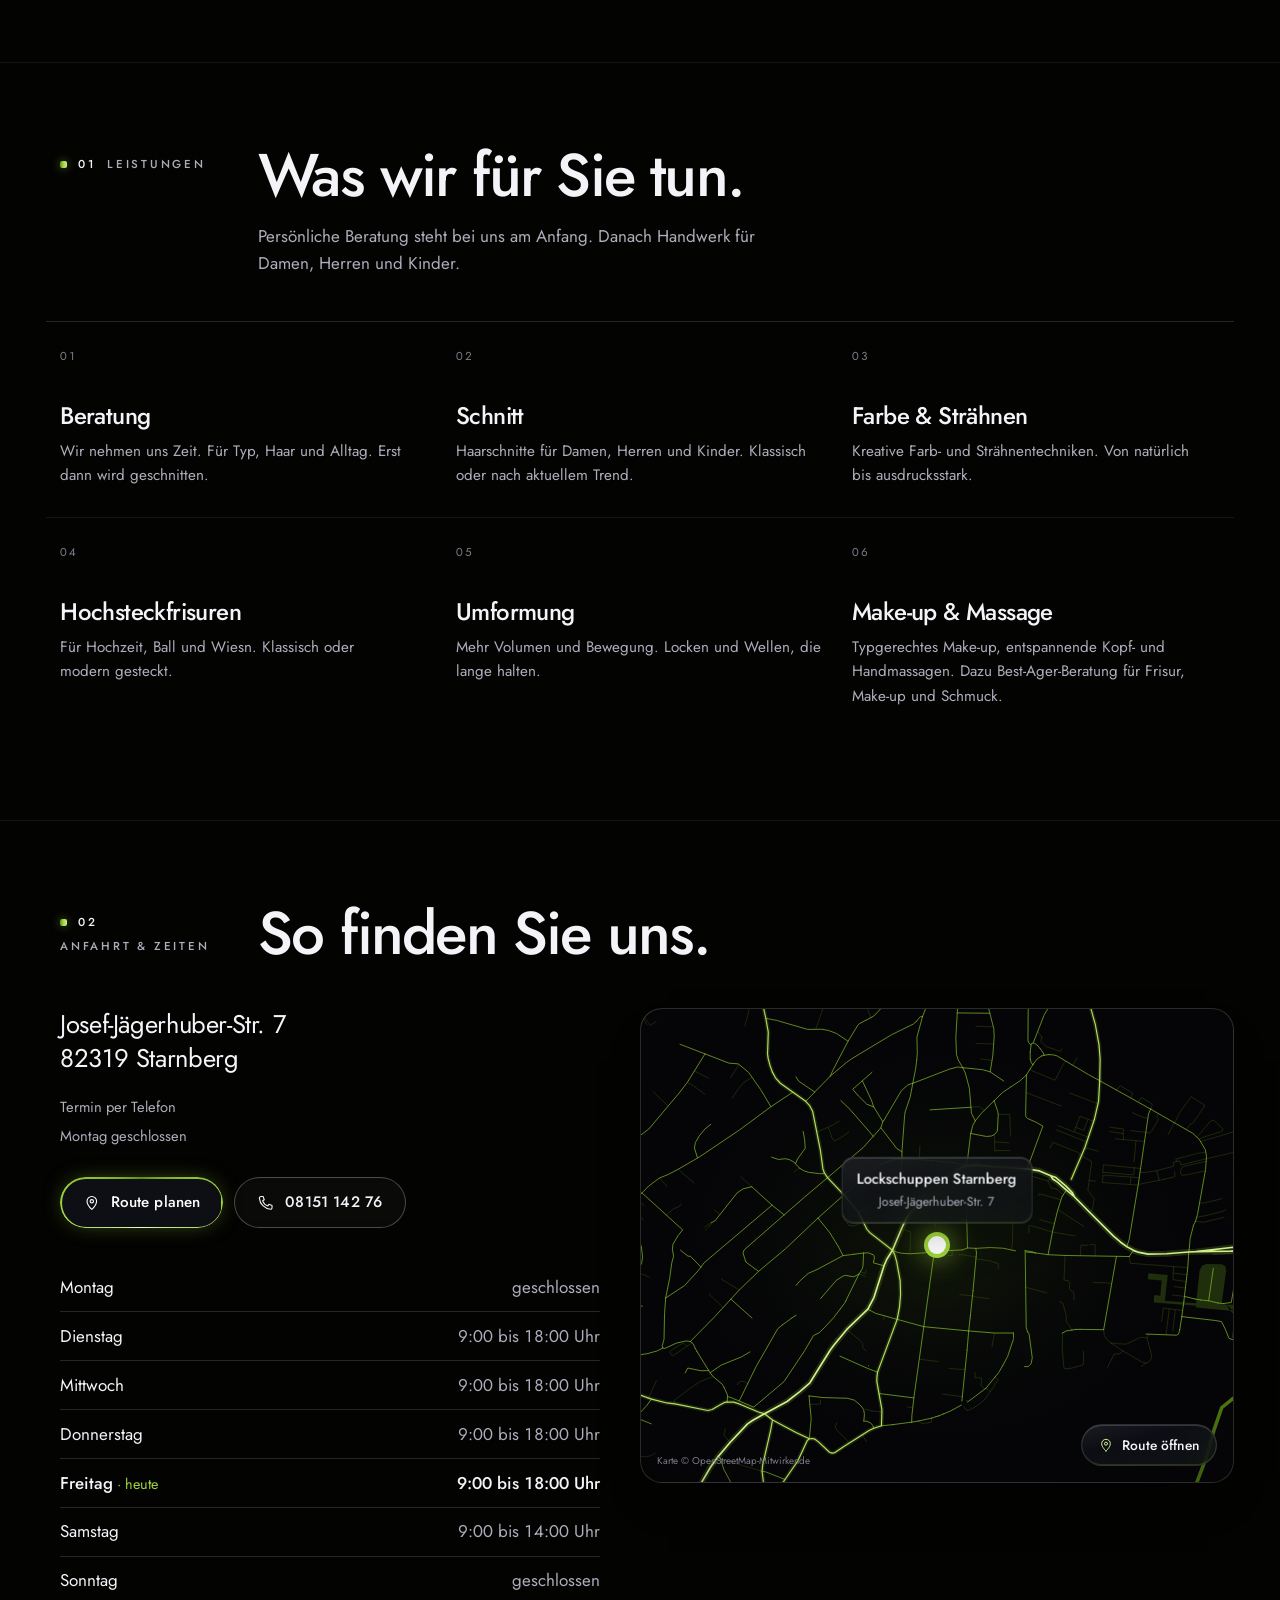
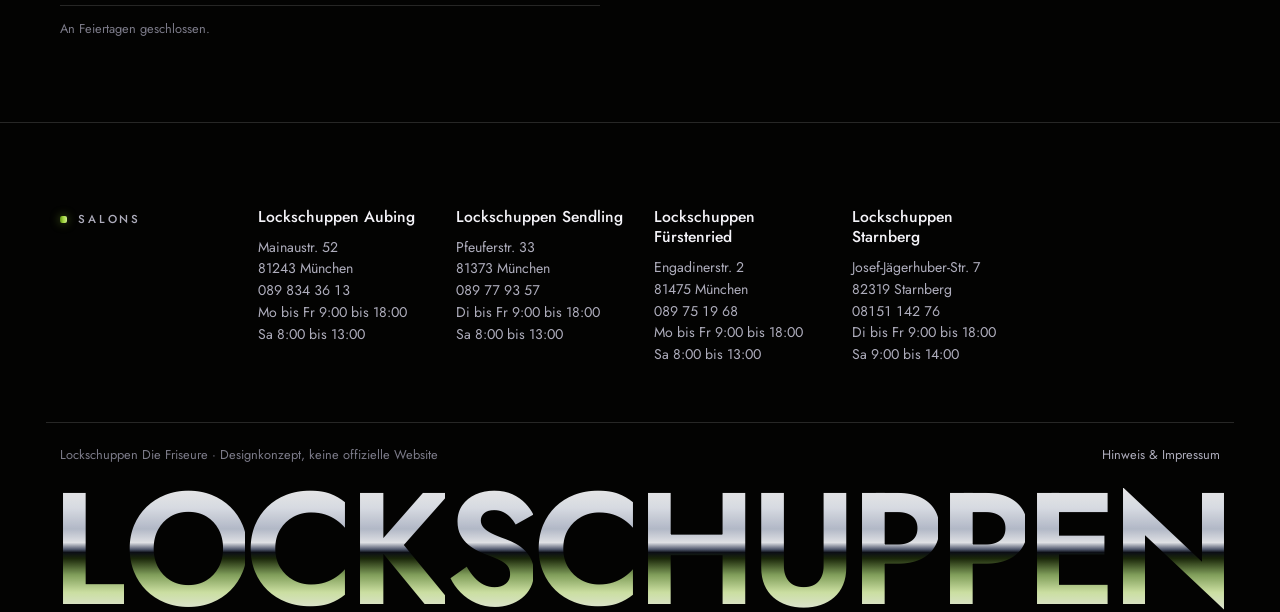
<file: starnberg/index.html>
<!doctype html>
<html lang="de" class="js-aus">
<head>
<meta charset="utf-8">
<meta name="viewport" content="width=device-width, initial-scale=1, viewport-fit=cover">
<script>(function(d){try{if(matchMedia('(prefers-reduced-motion: reduce)').matches)return;d.dataset.vorhang='zu';var k='kz-vorhang';if(sessionStorage.getItem(k))d.dataset.vorhangArt='kurz';sessionStorage.setItem(k,'1')}catch(e){}})(document.documentElement)</script>
<title>Lockschuppen Starnberg | Lockschuppen Die Friseure</title>
<meta name="description" content="Lockschuppen Die Friseure in Starnberg, Josef-Jägerhuber-Str. 7. Schnitt, Farbe und Hochsteckfrisuren. Di bis Fr 9 bis 18 Uhr, Sa 9 bis 14 Uhr. Termin per Telefon.">
<meta name="robots" content="noindex, nofollow">
<meta name="theme-color" content="#030302">
<link rel="preload" href="../assets/fonts/jost-latin-wght-normal.woff2" as="font" type="font/woff2" crossorigin>
<link rel="preload" as="image" href="../assets/img/glas-starnberg-quer.webp?v=1e421947" fetchpriority="high">
<link rel="stylesheet" href="../assets/css/site.css?v=b74c6d70">
<script src="../assets/js/site.js?v=1400d07f" defer></script>
<script type="module" src="../assets/js/glas3d.js?v=9eb1f172"></script>
<script type="application/ld+json">{"@context":"https://schema.org","@type":"HairSalon","name":"Lockschuppen Die Friseure Starnberg","telephone":"+49815114276","address":{"@type":"PostalAddress","streetAddress":"Josef-Jägerhuber-Str. 7","postalCode":"82319","addressLocality":"Starnberg","addressCountry":"DE"},"geo":{"@type":"GeoCoordinates","latitude":48.0007018,"longitude":11.3443744},"openingHoursSpecification":[{"@type":"OpeningHoursSpecification","dayOfWeek":"Tuesday","opens":"09:00","closes":"18:00"},{"@type":"OpeningHoursSpecification","dayOfWeek":"Wednesday","opens":"09:00","closes":"18:00"},{"@type":"OpeningHoursSpecification","dayOfWeek":"Thursday","opens":"09:00","closes":"18:00"},{"@type":"OpeningHoursSpecification","dayOfWeek":"Friday","opens":"09:00","closes":"18:00"},{"@type":"OpeningHoursSpecification","dayOfWeek":"Saturday","opens":"09:00","closes":"14:00"}]}</script>
</head>
<body>
<div class="vorhang" aria-hidden="true">
  <div class="vorhang-spalten"><i></i><i></i><i></i><i></i><i></i><i></i></div>
  <div class="vorhang-mitte"><span class="wortmarke"><b>Lockschuppen</b><i>Die Friseure</i></span><span class="vorhang-zahl">000</span></div>
</div>
<a class="sprung" href="#inhalt">Zum Inhalt springen</a>
<div class="raster" aria-hidden="true"></div>
<header class="kopf">
  <div class="huelle kopf-innen">
    <a class="marke" href="../index.html" aria-label="Lockschuppen Die Friseure, Startseite"><span class="wortmarke"><b>Lockschuppen</b><i>Die Friseure</i></span></a>
    <nav class="spalten" aria-label="Hauptnavigation"><a href="../index.html#salons">Salons</a><a href="../aubing/">Aubing</a><a href="../sendling/">Sendling</a><a href="../fuerstenried/">Fürstenried</a><a href="../starnberg/" aria-current="page">Starnberg</a></nav>
    <div class="kopf-termin"><a class="knopf knopf-klein" href="tel:+49815114276"><svg class="ico" viewBox="0 0 24 24" fill="none" stroke="currentColor" stroke-width="1.5" stroke-linecap="round" aria-hidden="true"><rect x="3.5" y="5" width="17" height="15.5" rx="2.5"/><path d="M3.5 10h17M8 3v4M16 3v4"/></svg><span>Anrufen</span></a></div>
    <button class="kopf-menue" type="button" popovertarget="menue" aria-label="Menü öffnen"><span></span></button>
  </div>
</header>
<div class="menue" id="menue" popover>
  <button class="menue-zu" type="button" popovertarget="menue" popovertargetaction="hide" aria-label="Menü schließen"><svg viewBox="0 0 24 24" fill="none" stroke="currentColor" stroke-width="1.5" stroke-linecap="round" aria-hidden="true"><path d="M6 6l12 12M18 6 6 18"/></svg></button>
  <nav aria-label="Menü"><ul><li><a href="../index.html#salons">Salons<small>01</small></a></li><li><a href="../aubing/">Aubing<small>02</small></a></li><li><a href="../sendling/">Sendling<small>03</small></a></li><li><a href="../fuerstenried/">Fürstenried<small>04</small></a></li><li><a href="../starnberg/" aria-current="page">Starnberg<small>05</small></a></li><li><a href="../hinweis/">Hinweis<small>06</small></a></li></ul></nav>
  <div class="knoepfe"><a class="knopf" href="tel:+49815114276"><svg class="ico" viewBox="0 0 24 24" fill="none" stroke="currentColor" stroke-width="1.5" stroke-linecap="round" aria-hidden="true"><rect x="3.5" y="5" width="17" height="15.5" rx="2.5"/><path d="M3.5 10h17M8 3v4M16 3v4"/></svg><span>Termin buchen</span></a></div>
</div>
<main id="inhalt">
  <section class="ort-auftakt" data-glas aria-labelledby="ort-titel">
    <div class="glas-buehne">
      <picture class="glas-poster"><source media="(max-aspect-ratio: 19/20)" srcset="../assets/img/glas-starnberg-hoch.webp?v=7c6207c6"><img src="../assets/img/glas-starnberg-quer.webp?v=1e421947" alt="" fetchpriority="high"></picture>
      <canvas class="glas-3d" data-zeilen="STARNBERG" data-zeilen-hoch="STARN|BERG" data-farbe="blau" data-licht="{&quot;blau&quot;:&quot;#8cc927&quot;,&quot;eis&quot;:&quot;#e4f7b8&quot;,&quot;glas&quot;:&quot;#f0ffd6&quot;,&quot;wolken&quot;:[&quot;#4f7d0c&quot;,&quot;#9fd43c&quot;,&quot;#f4ffd8&quot;],&quot;winkel&quot;:0.4}" aria-hidden="true"></canvas>
      <div class="huelle glas-raster" aria-hidden="true"><i></i><i></i><i></i><i></i><i></i></div>
      <div class="huelle ort-oben"><p class="etikett"><b>04</b> Starnberg</p><p class="etikett ort-zurueck"><a href="../index.html#salons">Alle Salons</a></p></div>
      <div class="huelle ort-unten">
        <div class="ort-text">
          <h1 id="ort-titel"><span class="nur-vorleser">Lockschuppen Starnberg: </span>Starnberg</h1>
          <div class="ort-fakten"><p class="stand" data-zeiten="{&quot;1&quot;:[],&quot;2&quot;:[[9,18]],&quot;3&quot;:[[9,18]],&quot;4&quot;:[[9,18]],&quot;5&quot;:[[9,18]],&quot;6&quot;:[[9,14]],&quot;0&quot;:[]}">Di bis Fr 9:00 bis 18:00 · Sa 9:00 bis 14:00</p></div>
        </div>
        <div class="knoepfe"><a class="knopf" href="tel:+49815114276"><svg class="ico" viewBox="0 0 24 24" fill="none" stroke="currentColor" stroke-width="1.5" stroke-linejoin="round" aria-hidden="true"><path d="M5.2 3.5h3.1l1.6 4.3-2.2 1.5a11.5 11.5 0 0 0 7 7l1.5-2.2 4.3 1.6v3.1a2 2 0 0 1-2.1 2A16.6 16.6 0 0 1 3.2 5.6a2 2 0 0 1 2-2.1Z"/></svg><span>Anrufen</span></a><a class="knopf-still" href="https://www.google.com/maps/dir/?api=1&destination=Lockschuppen+Die+Friseure%2C+Josef-J%C3%A4gerhuber-Str.+7%2C+82319+Starnberg" rel="noopener"><svg class="ico" viewBox="0 0 24 24" fill="none" stroke="currentColor" stroke-width="1.5" stroke-linecap="round" stroke-linejoin="round" aria-hidden="true"><path d="M12 21s-6.5-5.6-6.5-11a6.5 6.5 0 0 1 13 0c0 5.4-6.5 11-6.5 11Z"/><circle cx="12" cy="10" r="2.3"/></svg><span>Route</span></a></div>
      </div>
    </div>
  </section>
  <div class="kapitel-halter"><nav class="huelle kapitel" aria-label="Auf dieser Seite"><a href="#laden"><small>01</small>Laden</a><a href="#leistungen"><small>02</small>Leistungen</a><a href="#anfahrt"><small>03</small>Anfahrt</a><a class="knopf knopf-klein kapitel-termin" href="tel:+49815114276"><svg class="ico" viewBox="0 0 24 24" fill="none" stroke="currentColor" stroke-width="1.5" stroke-linejoin="round" aria-hidden="true"><path d="M5.2 3.5h3.1l1.6 4.3-2.2 1.5a11.5 11.5 0 0 0 7 7l1.5-2.2 4.3 1.6v3.1a2 2 0 0 1-2.1 2A16.6 16.6 0 0 1 3.2 5.6a2 2 0 0 1 2-2.1Z"/></svg><span>08151 142 76</span></a></nav></div>

  <section class="ladenfront" id="laden" aria-label="Laden">
    <div class="huelle ladenfront-raster">
      <figure class="front-bild"><img src="../assets/img/front-starnberg-874.webp?v=0807f05e" srcset="../assets/img/front-starnberg-874.webp?v=0807f05e 874w" sizes="(max-width: 52rem) 92vw, 64vw" alt="Empfang des Salons Starnberg mit Schriftzug Lockschuppen Die Friseure" loading="eager" decoding="async"></figure>
      <dl class="front-daten"><div><dt>Adresse</dt><dd>Josef-Jägerhuber-Str. 7<br>82319 Starnberg</dd></div><div><dt>Lage</dt><dd>Starnberg, im Stadtmarkt an der Josef-Jägerhuber-Straße</dd></div><div><dt>Geöffnet</dt><dd>Di bis Fr 9:00 bis 18:00<br>Sa 9:00 bis 14:00</dd></div><div><dt>Telefon</dt><dd><a href="tel:+49815114276">08151 142 76</a></dd></div></dl>
    </div>
  </section>

  <section class="abschnitt " id="leistungen" aria-labelledby="leistungen-titel">
    <div class="huelle">
      <div class="abschnitt-kopf">
        <p class="etikett"><b>01</b> Leistungen</p>
        <h2 class="titel-m" id="leistungen-titel">Was wir für Sie tun.</h2>
        <p>Persönliche Beratung steht bei uns am Anfang. Danach Handwerk für Damen, Herren und Kinder.</p>
      </div>
      <ul class="haus-liste leistung-raster"><li><span class="nr">01</span><h3>Beratung</h3><p>Wir nehmen uns Zeit. Für Typ, Haar und Alltag. Erst dann wird geschnitten.</p></li><li><span class="nr">02</span><h3>Schnitt</h3><p>Haarschnitte für Damen, Herren und Kinder. Klassisch oder nach aktuellem Trend.</p></li><li><span class="nr">03</span><h3>Farbe &amp; Strähnen</h3><p>Kreative Farb- und Strähnentechniken. Von natürlich bis ausdrucksstark.</p></li><li><span class="nr">04</span><h3>Hochsteckfrisuren</h3><p>Für Hochzeit, Ball und Wiesn. Klassisch oder modern gesteckt.</p></li><li><span class="nr">05</span><h3>Umformung</h3><p>Mehr Volumen und Bewegung. Locken und Wellen, die lange halten.</p></li><li><span class="nr">06</span><h3>Make-up &amp; Massage</h3><p>Typgerechtes Make-up, entspannende Kopf- und Handmassagen. Dazu Best-Ager-Beratung für Frisur, Make-up und Schmuck.</p></li></ul>
    </div>
  </section>


  <section class="abschnitt" id="anfahrt" aria-labelledby="anfahrt-titel">
    <div class="huelle">
      <div class="abschnitt-kopf"><p class="etikett"><b>02</b> Anfahrt &amp; Zeiten</p><h2 class="titel-m" id="anfahrt-titel">So finden Sie uns.</h2></div>
      <div class="anfahrt">
        <div class="anfahrt-text">
          <address>Josef-Jägerhuber-Str. 7<br>82319 Starnberg</address>
          <p class="anfahrt-hinweis"><span>Termin per Telefon</span><span>Montag geschlossen</span></p>
          <div class="knoepfe"><a class="knopf" href="https://www.google.com/maps/dir/?api=1&destination=Lockschuppen+Die+Friseure%2C+Josef-J%C3%A4gerhuber-Str.+7%2C+82319+Starnberg" rel="noopener"><svg class="ico" viewBox="0 0 24 24" fill="none" stroke="currentColor" stroke-width="1.5" stroke-linecap="round" stroke-linejoin="round" aria-hidden="true"><path d="M12 21s-6.5-5.6-6.5-11a6.5 6.5 0 0 1 13 0c0 5.4-6.5 11-6.5 11Z"/><circle cx="12" cy="10" r="2.3"/></svg><span>Route planen</span></a><a class="knopf-still" href="tel:+49815114276"><svg class="ico" viewBox="0 0 24 24" fill="none" stroke="currentColor" stroke-width="1.5" stroke-linejoin="round" aria-hidden="true"><path d="M5.2 3.5h3.1l1.6 4.3-2.2 1.5a11.5 11.5 0 0 0 7 7l1.5-2.2 4.3 1.6v3.1a2 2 0 0 1-2.1 2A16.6 16.6 0 0 1 3.2 5.6a2 2 0 0 1 2-2.1Z"/></svg><span>08151 142 76</span></a></div>
          <table class="zeiten"><caption class="nur-vorleser">Öffnungszeiten Lockschuppen Starnberg</caption><tbody><tr data-tag="1"><th scope="row">Montag</th><td>geschlossen</td></tr><tr data-tag="2"><th scope="row">Dienstag</th><td>9:00 bis 18:00 Uhr</td></tr><tr data-tag="3"><th scope="row">Mittwoch</th><td>9:00 bis 18:00 Uhr</td></tr><tr data-tag="4"><th scope="row">Donnerstag</th><td>9:00 bis 18:00 Uhr</td></tr><tr data-tag="5"><th scope="row">Freitag</th><td>9:00 bis 18:00 Uhr</td></tr><tr data-tag="6"><th scope="row">Samstag</th><td>9:00 bis 14:00 Uhr</td></tr><tr data-tag="0"><th scope="row">Sonntag</th><td>geschlossen</td></tr></tbody></table>
        <p class="zeiten-hinweis">An Feiertagen geschlossen.</p>
        </div>
        <a class="stadtplan" href="https://www.google.com/maps/dir/?api=1&destination=Lockschuppen+Die+Friseure%2C+Josef-J%C3%A4gerhuber-Str.+7%2C+82319+Starnberg" rel="noopener" aria-label="Route zu Lockschuppen Starnberg in Google Maps öffnen">
          <img src="../assets/karten/starnberg.svg?v=332ce7e3" alt="" loading="lazy" decoding="async">
          <span class="plan-nadel" style="left:50%;top:50%" aria-hidden="true"><i></i></span>
          <span class="plan-schild" style="left:50%;top:50%"><b>Lockschuppen Starnberg</b>Josef-Jägerhuber-Str. 7</span>
          <span class="plan-route"><svg class="ico" viewBox="0 0 24 24" fill="none" stroke="currentColor" stroke-width="1.5" stroke-linecap="round" stroke-linejoin="round" aria-hidden="true"><path d="M12 21s-6.5-5.6-6.5-11a6.5 6.5 0 0 1 13 0c0 5.4-6.5 11-6.5 11Z"/><circle cx="12" cy="10" r="2.3"/></svg><span>Route öffnen</span></span>
          <small class="plan-quelle">Karte © OpenStreetMap-Mitwirkende</small>
        </a>
      </div>
    </div>
  </section>
</main>
<nav class="aktion versteckt" style="--n:2" aria-label="Schnellzugriff"><a class="haupt" href="tel:+49815114276"><svg class="ico" viewBox="0 0 24 24" fill="none" stroke="currentColor" stroke-width="1.5" stroke-linejoin="round" aria-hidden="true"><path d="M5.2 3.5h3.1l1.6 4.3-2.2 1.5a11.5 11.5 0 0 0 7 7l1.5-2.2 4.3 1.6v3.1a2 2 0 0 1-2.1 2A16.6 16.6 0 0 1 3.2 5.6a2 2 0 0 1 2-2.1Z"/></svg><span>Anrufen</span></a><a href="https://www.google.com/maps/dir/?api=1&destination=Lockschuppen+Die+Friseure%2C+Josef-J%C3%A4gerhuber-Str.+7%2C+82319+Starnberg" rel="noopener"><svg class="ico" viewBox="0 0 24 24" fill="none" stroke="currentColor" stroke-width="1.5" stroke-linecap="round" stroke-linejoin="round" aria-hidden="true"><path d="M12 21s-6.5-5.6-6.5-11a6.5 6.5 0 0 1 13 0c0 5.4-6.5 11-6.5 11Z"/><circle cx="12" cy="10" r="2.3"/></svg><span>Route</span></a></nav>
<dialog class="gross" id="gross" aria-label="Bild groß">
  <figure style="margin:0"><figcaption></figcaption></figure>
  <button class="gross-zu" type="button" aria-label="Schließen"><svg viewBox="0 0 24 24" fill="none" stroke="currentColor" stroke-width="1.5" stroke-linecap="round" aria-hidden="true"><path d="M6 6l12 12M18 6 6 18"/></svg></button>
  <button class="gross-knopf gross-zurueck" type="button" aria-label="Vorheriges Bild"><svg viewBox="0 0 24 24" fill="none" stroke="currentColor" stroke-width="1.5" stroke-linecap="round" stroke-linejoin="round" aria-hidden="true"><path d="M15 5l-7 7 7 7"/></svg></button>
  <button class="gross-knopf gross-vor" type="button" aria-label="Nächstes Bild"><svg viewBox="0 0 24 24" fill="none" stroke="currentColor" stroke-width="1.5" stroke-linecap="round" stroke-linejoin="round" aria-hidden="true"><path d="M9 5l7 7-7 7"/></svg></button>
</dialog>
<footer class="fuss">
  <div class="huelle">
    <ul class="fuss-orte"><li class="fuss-etikett"><span class="etikett">Salons</span></li><li><h3><a href="../aubing/">Lockschuppen Aubing</a></h3><address>Mainaustr. 52<br>81243 München</address>
<p><a class="tel" href="tel:+49898343613">089 834 36 13</a><br>Mo bis Fr 9:00 bis 18:00<br>Sa 8:00 bis 13:00</p></li><li><h3><a href="../sendling/">Lockschuppen Sendling</a></h3><address>Pfeuferstr. 33<br>81373 München</address>
<p><a class="tel" href="tel:+4989779357">089 77 93 57</a><br>Di bis Fr 9:00 bis 18:00<br>Sa 8:00 bis 13:00</p></li><li><h3><a href="../fuerstenried/">Lockschuppen Fürstenried</a></h3><address>Engadinerstr. 2<br>81475 München</address>
<p><a class="tel" href="tel:+4989751968">089 75 19 68</a><br>Mo bis Fr 9:00 bis 18:00<br>Sa 8:00 bis 13:00</p></li><li><h3><a href="../starnberg/">Lockschuppen Starnberg</a></h3><address>Josef-Jägerhuber-Str. 7<br>82319 Starnberg</address>
<p><a class="tel" href="tel:+49815114276">08151 142 76</a><br>Di bis Fr 9:00 bis 18:00<br>Sa 9:00 bis 14:00</p></li></ul>
    <div class="fuss-unten">
      <span>Lockschuppen Die Friseure · Designkonzept, keine offizielle Website</span>
      <ul><li><a href="../hinweis/">Hinweis &amp; Impressum</a></li></ul>
    </div>
    <p class="riesen marke-text passend" aria-hidden="true"><span class="w"><span class="b chrom" style="--b:0">L</span><span class="b chrom" style="--b:1">o</span><span class="b chrom" style="--b:2">c</span><span class="b chrom" style="--b:3">k</span><span class="b chrom" style="--b:4">s</span><span class="b chrom" style="--b:5">c</span><span class="b chrom" style="--b:6">h</span><span class="b chrom" style="--b:7">u</span><span class="b chrom" style="--b:8">p</span><span class="b chrom" style="--b:9">p</span><span class="b chrom" style="--b:10">e</span><span class="b chrom" style="--b:11">n</span></span></p>
  </div>
</footer>
</body>
</html>
</file>
<file: assets/css/site.css>
/* Lockschuppen Die Friseure — gemeinsames Stylesheet aller Standorte
   Sprache: Schwarz, Chrom und Neon, Raster aus feinen Linien. */

@font-face {
  font-family: 'Jost';
  src: url('../fonts/jost-latin-wght-normal.woff2') format('woff2-variations');
  font-weight: 300 700; font-style: normal; font-display: swap;
  unicode-range: U+0000-00FF, U+0131, U+0152-0153, U+02BB-02BC, U+02C6, U+02DA, U+02DC, U+0304, U+0308, U+0329, U+2000-206F, U+20AC, U+2122, U+2191, U+2193, U+2212, U+2215, U+FEFF, U+FFFD;
}
@font-face {
  font-family: 'Jost';
  src: url('../fonts/jost-latin-ext-wght-normal.woff2') format('woff2-variations');
  font-weight: 300 700; font-style: normal; font-display: swap;
  unicode-range: U+0100-02BA, U+02BD-02C5, U+02C7-02CC, U+02CE-02D7, U+02DD-02FF, U+0304, U+0308, U+0329, U+1D00-1DBF, U+1E00-1E9F, U+1EF2-1EFF, U+2020, U+20A0-20AB, U+20AD-20C0, U+2113, U+2C60-2C7F, U+A720-A7FF;
}

@property --winkel { syntax: '<angle>'; inherits: false; initial-value: 0deg; }

:root {
  --grund: #030302;
  --grund-2: #0c0c11;
  --grund-3: #14141b;
  --glas: rgb(22 22 21 / .62);
  --text: #f4f3f8;
  --text-2: #aeadbc;
  --text-3: #7c7b89;
  --linie: rgb(255 255 255 / .07);
  --linie-2: rgb(255 255 255 / .14);
  --linie-3: rgb(255 255 255 / .26);

  /* Neon: Blau aus dem Leuchtschild, Violett und Pink als Spiegelung */
  --blau: #9fd43c;          /* Leuchtschild, gemessen und aufgehellt */
  --blau-hell: #d0f08c;
  --blau-eis: #f1fcd9;
  --blau-tief: #5d8f12;
  --neon: linear-gradient(90deg, var(--blau-tief), var(--blau) 45%, var(--blau-hell));
  --neon-schein: rgb(159 212 60 / .5);
  --offen: #7ef0b0;

  /* Chrom für große Schrift */
  --chrom: linear-gradient(180deg, #ffffff 0%, #eef2fa 16%, #c5ccdc 33%, #f7f9fd 44%, #59627a 49.5%, #0d1018 52%, #1e2c0c 57%, #8eaf64 70%, #e0f6b2 84%, #f9fef0 100%);
  --chrom-glanz: linear-gradient(100deg, transparent 42%, rgb(255 255 255 / .95) 50%, transparent 58%);

  --schrift: 'Jost', system-ui, -apple-system, 'Segoe UI', Roboto, sans-serif;
  --rand: clamp(16px, 3.6vw, 48px);
  --innen: clamp(12px, 1.1vw, 16px);     /* Abstand der Schrift zur Rasterlinie */
  --luft: clamp(3.5rem, 6.5vw, 6rem);     /* oben und unten in jedem Abschnitt */
  --kopf-luft: clamp(1.8rem, 3.4vw, 3rem); /* zwischen Abschnittskopf und Inhalt */
  --breite: 1360px;
  --kopf: 58px;
  --rund: 22px;

  --kurve: cubic-bezier(.22, .61, .36, 1);
  --kurve-weich: cubic-bezier(.16, 1, .3, 1);
  --t1: .3s; --t2: .5s; --t3: .9s;

  color-scheme: dark;
}


*, *::before, *::after { box-sizing: border-box; }
[hidden] { display: none !important; }

html {
  -webkit-text-size-adjust: 100%; text-size-adjust: 100%;
  scroll-padding-top: calc(var(--kopf) + 16px);
  scrollbar-color: #3a3a48 var(--grund);
  background: var(--grund);
}
@media (prefers-reduced-motion: no-preference) { html { scroll-behavior: smooth; } }

body {
  margin: 0; min-height: 100svh;
  background: var(--grund); color: var(--text);
  font: 400 1.0625rem/1.6 var(--schrift);
  -webkit-font-smoothing: antialiased; -moz-osx-font-smoothing: grayscale;
  overflow-x: clip;
}
img { display: block; max-width: 100%; height: auto; }
a { color: inherit; text-underline-offset: .22em; text-decoration-thickness: 1px; }
button { font: inherit; color: inherit; }
address { font-style: normal; }
h1, h2, h3 { margin: 0; font-weight: 500; line-height: 1; letter-spacing: -.03em; text-wrap: balance; }
p { margin: 0; text-wrap: pretty; }
::selection { background: var(--blau); color: #fff; }
:focus-visible { outline: 1.5px solid var(--blau); outline-offset: 4px; border-radius: 6px; }

.huelle { width: min(100% - 2 * var(--rand), var(--breite)); margin-inline: auto; }
.nur-vorleser { position: absolute !important; width: 1px; height: 1px; padding: 0; margin: -1px; overflow: hidden; clip: rect(0 0 0 0); white-space: nowrap; border: 0; }
.sprung { position: absolute; left: var(--rand); top: -100px; z-index: 300; padding: .7rem 1rem; background: var(--text); color: var(--grund); text-decoration: none; border-radius: 8px; }
.sprung:focus { top: 12px; }

/* ---------- Raster: feine Spaltenlinien über der ganzen Seite ---------- */

.raster {
  position: fixed; inset: 0; z-index: 1; pointer-events: none;
  width: min(100% - 2 * var(--rand), var(--breite)); margin-inline: auto;
  border-inline: 1px solid var(--linie);
  background: linear-gradient(90deg, transparent calc(100% - 1px), var(--linie) 0) 0 0 / calc(100% / 6) 100% repeat-x;
}
@media (max-width: 52rem) { .raster { background-size: calc(100% / 2) 100%; } }
main, .fuss { position: relative; z-index: 2; }

/* ---------- Schrift ---------- */

.chrom {
  background: var(--chrom-glanz) 160% 0 / 260% 100% no-repeat, var(--chrom);
  -webkit-background-clip: text; background-clip: text; color: transparent; -webkit-text-fill-color: transparent;
}
/* Große Chromschrift: feine Kante oben, Schatten unten, blauer Hauch — wie gegossenes Metall */
/* Kein filter und keine Bewegung auf der Chromschrift selbst: Safari zeichnet Verlaufsschrift sonst als Rechtecke */
.riesen { position: relative; isolation: isolate; }
@media (prefers-reduced-motion: no-preference) {
  .js .riesen .chrom { animation: glanz 9s var(--kurve) infinite; animation-delay: calc(var(--b) * 70ms + 1.2s); }
}
@keyframes glanz { 0% { background-position: 160% 0, 0 0; } 22%, 100% { background-position: -60% 0, 0 0; } }
.marke-text { font-weight: 600; text-transform: uppercase; letter-spacing: -.045em; line-height: .78; }
.etikett {
  display: inline-flex; flex-wrap: wrap; align-items: center; gap: .35rem .7rem;
  font-size: .72rem; font-weight: 500; letter-spacing: .24em; text-transform: uppercase; color: var(--text-2);
}
.etikett::before { content: ''; width: 7px; height: 7px; border-radius: 2px; background: var(--neon); box-shadow: 0 0 10px var(--neon-schein); }
.etikett b { color: var(--text); font-weight: 500; }
.titel { font-size: clamp(2.4rem, 1.2rem + 5.4vw, 6.4rem); }
.titel-m { font-size: clamp(2rem, 1.2rem + 3.2vw, 4rem); }
.titel-s { font-size: clamp(1.5rem, 1.1rem + 1.4vw, 2.2rem); letter-spacing: -.02em; }
.leise { color: var(--text-2); }
.einleitung { font-size: clamp(1.05rem, 1rem + .3vw, 1.22rem); color: var(--text-2); max-width: 34rem; }
.neon-text { background: var(--neon); -webkit-background-clip: text; background-clip: text; color: transparent; }

/* ---------- Knöpfe ---------- */

.knopf, .knopf-still {
  --h: 3.2rem;
  position: relative; isolation: isolate;
  display: inline-flex; align-items: center; justify-content: center; gap: .65rem;
  min-height: var(--h); padding: 0 1.4rem; border-radius: 999px;
  font-size: .95rem; font-weight: 500; letter-spacing: .01em; text-decoration: none; white-space: nowrap; cursor: pointer;
  transition: transform var(--t1) var(--kurve), background-color var(--t1) var(--kurve), border-color var(--t1) var(--kurve), color var(--t1) var(--kurve), box-shadow var(--t1) var(--kurve);
}
/* Hauptknopf: dunkles Glas, Neonkante, die einmal herumläuft */
.knopf { background: #0e0e15; color: #fff; border: 0; box-shadow: 0 0 22px -6px var(--neon-schein); }
.knopf::before {
  content: ''; position: absolute; inset: 0; z-index: -1; border-radius: inherit; padding: 1.5px;
  background: conic-gradient(from var(--winkel), var(--blau-tief), var(--blau), var(--blau-eis), var(--blau), var(--blau-tief));
  -webkit-mask: linear-gradient(#000 0 0) content-box, linear-gradient(#000 0 0); -webkit-mask-composite: xor;
  mask: linear-gradient(#000 0 0) content-box exclude, linear-gradient(#000 0 0);
}
@media (prefers-reduced-motion: no-preference) { .knopf::before { animation: kante-laeuft 6s linear infinite; } }
@keyframes kante-laeuft { to { --winkel: 360deg; } }
.knopf-still { background: rgb(255 255 255 / .03); border: 1px solid var(--linie-3); color: var(--text); -webkit-backdrop-filter: blur(8px); backdrop-filter: blur(8px); }
.knopf svg, .knopf-still svg { width: 1.1rem; height: 1.1rem; flex: none; }
.knopf-klein { --h: 2.5rem; padding: 0 1rem; font-size: .86rem; }
@media (hover: hover) and (pointer: fine) {
  .knopf:hover { box-shadow: 0 0 34px -4px var(--neon-schein); transform: translateY(-1px); }
  .knopf-still:hover { border-color: var(--text-2); background: rgb(255 255 255 / .07); }
}
.knopf:active, .knopf-still:active { transform: scale(.98); }
.knoepfe { display: flex; flex-wrap: wrap; gap: .7rem; }
.ico { width: 1em; height: 1em; display: inline-block; vertical-align: -.12em; flex: none; }

/* ---------- Kopf: Navigation in den Spalten des Rasters ---------- */

.kopf {
  position: sticky; top: 0; z-index: 60; height: var(--kopf);
  background: linear-gradient(rgb(5 5 7 / .86), rgb(5 5 7 / .6));
  -webkit-backdrop-filter: blur(16px) saturate(1.3); backdrop-filter: blur(16px) saturate(1.3);
  border-bottom: 1px solid var(--linie);
  transition: transform var(--t2) var(--kurve);
}
.kopf.weg { transform: translateY(-100%); }
.kopf-innen { height: 100%; display: grid; grid-template-columns: repeat(6, minmax(0, 1fr)); align-items: stretch; }
.marke { display: flex; align-items: center; padding-inline: var(--innen); }
.marke img { height: 34px; width: auto; }
.spalten { display: contents; }
.spalten a {
  position: relative; display: flex; align-items: center; padding: 0 var(--innen);
  font-size: .72rem; font-weight: 500; letter-spacing: .2em; text-transform: uppercase; text-decoration: none; color: var(--text-2);
  transition: color var(--t1) var(--kurve);
}
.spalten a::before {     /* Balken wie ein Reiter */
  content: ''; position: absolute; left: calc(var(--innen) - .45rem); right: var(--innen); top: 50%; height: 1.55rem; translate: 0 -50%; z-index: -1;
  border-radius: 3px; background: var(--text); transform: scaleX(0); transform-origin: 0 50%;
  transition: transform var(--t2) var(--kurve-weich);
}
.spalten a[aria-current='page'] { color: #050507; }
.spalten a[aria-current='page']::before { transform: none; }
@media (hover: hover) and (pointer: fine) {
  .spalten a:not([aria-current]):hover { color: var(--text); }
  .spalten a:not([aria-current]):hover::before { transform: scaleX(1); background: rgb(255 255 255 / .08); }
}
.kopf-termin { grid-column: 6; display: flex; align-items: center; justify-content: flex-end; padding-right: var(--innen); }
.kopf-menue { display: none; }
@media (max-width: 52rem) {
  .kopf-innen { display: flex; gap: .6rem; align-items: center; padding-right: var(--innen); }
  .marke { margin-right: auto; }
  .kopf-termin { padding: 0; }
  .marke img { height: 30px; }
  .spalten { display: none; }
  .kopf-menue {
    display: inline-grid; place-items: center; width: 2.6rem; height: 2.6rem; border-radius: 50%;
    border: 1px solid var(--linie-3); background: rgb(255 255 255 / .03); cursor: pointer; padding: 0;
  }
  .kopf-menue span, .kopf-menue span::before { display: block; width: 16px; height: 1.5px; background: currentColor; border-radius: 2px; }
  .kopf-menue span { position: relative; box-shadow: 0 5px 0 currentColor; translate: 0 -2.5px; }
  .kopf-menue span::before { content: none; }
}

/* Menü am Handy (Popover, ohne Skript) */
.menue {
  inset: 0; width: 100%; height: 100%; max-width: none; max-height: none; margin: 0; padding: calc(var(--kopf) + 1.5rem) var(--rand) 2rem;
  border: 0; background: rgb(5 5 7 / .97); color: var(--text);
  -webkit-backdrop-filter: blur(20px); backdrop-filter: blur(20px);
}
.menue { display: none; position: fixed; z-index: 200; }
.menue:popover-open, .menue.offen { display: flex; flex-direction: column; }
.menue ul { list-style: none; margin: 0; padding: 0; border-top: 1px solid var(--linie-2); }
.menue li { border-bottom: 1px solid var(--linie-2); }
.menue a { display: flex; justify-content: space-between; align-items: baseline; padding: 1.1rem 0; text-decoration: none; font-size: 2rem; font-weight: 500; letter-spacing: -.03em; }
.menue a small { font-size: .7rem; letter-spacing: .2em; color: var(--text-3); }
.menue a[aria-current='page'] { color: var(--blau); }
.menue .knoepfe { margin-top: auto; padding-top: 2rem; }
.menue-zu { position: absolute; top: 9px; right: var(--rand); width: 2.6rem; height: 2.6rem; border-radius: 50%; border: 1px solid var(--linie-3); background: none; cursor: pointer; display: grid; place-items: center; }
.menue-zu svg { width: 1.1rem; height: 1.1rem; }
@media (prefers-reduced-motion: no-preference) {
  .menue:popover-open { animation: menue-auf .5s var(--kurve-weich); }
  .menue:popover-open li { animation: hoch .6s var(--kurve-weich) backwards; }
  .menue:popover-open li:nth-child(2) { animation-delay: .05s; } .menue:popover-open li:nth-child(3) { animation-delay: .1s; }
  .menue:popover-open li:nth-child(4) { animation-delay: .15s; } .menue:popover-open li:nth-child(5) { animation-delay: .2s; }
}
@keyframes menue-auf { from { opacity: 0; } }
@keyframes hoch { from { opacity: 0; transform: translateY(18px); } }

/* ---------- Öffnungsstand ---------- */

.stand { display: inline-flex; align-items: center; gap: .55rem; font-size: .85rem; color: var(--text-2); font-variant-numeric: tabular-nums; }
.stand::before { content: ''; width: 7px; height: 7px; border-radius: 50%; flex: none; background: var(--text-3); }
.stand.offen { color: var(--text); }
.stand.offen::before { background: var(--offen); box-shadow: 0 0 0 3px rgb(126 240 176 / .16), 0 0 12px rgb(126 240 176 / .8); }
@media (prefers-reduced-motion: no-preference) { .stand.offen::before { animation: atmen 2.8s ease-in-out infinite; } }
@keyframes atmen { 50% { box-shadow: 0 0 0 6px rgb(126 240 176 / .06), 0 0 18px rgb(126 240 176 / .5); } }

/* ---------- Startseite: Auftakt mit 3D ---------- */

.auftakt {
  position: relative; isolation: isolate; overflow: clip; background: var(--grund);
  height: calc(100svh - var(--kopf)); min-height: 34rem; max-height: 64rem;
  display: grid; grid-template-columns: minmax(0, 1fr); grid-template-rows: auto 1fr auto;
}
.auftakt-3d { position: absolute; inset: 0; z-index: -1; width: 100%; height: 100%; display: block; opacity: 0; transition: opacity 1.2s var(--kurve); }
.auftakt-3d.bereit { opacity: 1; }
.auftakt-poster { position: absolute; inset: 0; z-index: -2; width: 100%; height: 100%; object-fit: cover; }
.auftakt::after {   /* Schleier nach unten, damit der Text steht */
  content: ''; position: absolute; inset: auto 0 0; height: 40%; z-index: -1; pointer-events: none;
  background: linear-gradient(transparent, rgb(3 3 4 / .82) 62%, var(--grund));
}
/* Rasterlinien über dem Bild, wie in der Referenz */
.glas-raster { position: absolute; inset: 0; z-index: 1; pointer-events: none; display: grid; grid-template-columns: repeat(6, minmax(0, 1fr)); border-inline: 1px solid var(--linie); }
.glas-raster i { border-right: 1px solid var(--linie); }
@media (max-width: 52rem) { .glas-raster i { border: 0; } .glas-raster i:nth-child(3) { border-right: 1px solid var(--linie); } }
.riesen .b { display: inline-block; }
.riesen {
  display: block; margin: 0; padding: 0;
  font-size: clamp(3rem, 14.2vw, 19rem); white-space: nowrap; overflow: hidden;
  pointer-events: none; user-select: none;
}
.auftakt-oben { position: relative; z-index: 2; padding-top: clamp(.9rem, 2vw, 1.8rem); }
.auftakt-oben .riesen { text-align: left; margin-left: -.035em; }
.auftakt-unten {
  position: relative; z-index: 2; grid-row: 3;
  display: grid; grid-template-columns: repeat(6, minmax(0, 1fr)); align-items: end;
  padding-bottom: clamp(1.4rem, 3vw, 2.6rem);
}
.auftakt-text { grid-column: 1 / span 3; display: grid; gap: 1.1rem; padding-inline: var(--innen); }
.auftakt-text h1 { font-size: clamp(2rem, 1.2rem + 2.6vw, 3.4rem); letter-spacing: -.035em; }
.auftakt-text h1 span { display: block; color: var(--text-2); font-weight: 400; }
.auftakt-staende { grid-column: 5 / span 2; justify-self: end; display: grid; gap: .45rem; text-align: right; font-size: .82rem; color: var(--text-2); padding-inline: var(--innen); }
.auftakt-staende b { font-size: clamp(2.4rem, 2rem + 2vw, 3.6rem); font-weight: 500; letter-spacing: -.04em; color: var(--text); line-height: 1; font-variant-numeric: tabular-nums; }
.runter { display: inline-flex; align-items: center; gap: .6rem; justify-self: end; font-size: .72rem; letter-spacing: .22em; text-transform: uppercase; color: var(--text-2); text-decoration: none; margin-top: .6rem; }
.runter i { width: 1px; height: 2.6rem; background: linear-gradient(var(--text), transparent); }
@media (prefers-reduced-motion: no-preference) { .runter i { animation: tropfen 2.4s var(--kurve) infinite; transform-origin: 50% 0; } }
@keyframes tropfen { 0% { transform: scaleY(0); } 50% { transform: scaleY(1); } 100% { transform: scaleY(1); opacity: 0; } }
@media (max-width: 52rem) {
  .auftakt { height: auto; min-height: calc(100svh - var(--kopf)); max-height: none; }
  .riesen { white-space: normal; line-height: .8; }
  .riesen .w { display: block; }
  .riesen.passend { white-space: nowrap; }       /* Marke in einem Stück, auf die Breite eingepasst */
  .riesen.passend .w { display: inline; }
  .auftakt::after { height: 58%; background: linear-gradient(transparent, rgb(3 3 4 / .85) 40%, var(--grund) 90%); }
  .auftakt-unten { grid-template-columns: 1fr; gap: 1.5rem; }
  .auftakt-text, .auftakt-staende { grid-column: 1; }
  .auftakt-staende { justify-self: start; text-align: left; grid-template-columns: auto 1fr; align-items: center; column-gap: 1rem; }
  .auftakt-staende b { grid-row: span 2; }
  .runter { display: none; }
}

/* ---------- Abschnitte im Raster ----------
   Regel: Schrift steht immer eine feste Einrückung neben einer Rasterlinie, Flächen (Bilder, Karten) liegen bündig im Raster. */

.abschnitt { position: relative; padding: var(--luft) 0; border-top: 1px solid var(--linie); }
.abschnitt-kopf { display: grid; grid-template-columns: repeat(6, minmax(0, 1fr)); align-items: start; gap: 1rem 0; margin-bottom: var(--kopf-luft); }
.abschnitt-kopf .etikett { grid-column: 1; grid-row: 1; padding: .55rem var(--innen) 0; }
.abschnitt-kopf h2 { grid-column: 2 / -1; padding-inline: var(--innen); }
.abschnitt-kopf p { grid-column: 2 / span 3; padding-inline: var(--innen); color: var(--text-2); max-width: 36rem; }
.abschnitt-kopf:has(.kopf-seite) h2 { grid-column: 2 / span 3; }
.kopf-seite { grid-column: 5 / span 2; grid-row: 1 / span 2; justify-self: end; align-self: end; padding-inline: var(--innen); }
@media (max-width: 52rem) {
  .abschnitt-kopf { grid-template-columns: 1fr; }
  .abschnitt-kopf .etikett, .abschnitt-kopf h2, .abschnitt-kopf p, .abschnitt-kopf:has(.kopf-seite) h2 { grid-column: 1; grid-row: auto; }
  .abschnitt-kopf .etikett { padding-top: 0; }
  .kopf-seite { grid-column: 1; grid-row: auto; justify-self: start; }
}
.abschnitt.anschluss { padding-top: 0; border-top: 0; }
.trenner { position: relative; height: 1px; background: var(--linie-2); }
.trenner::after { content: ''; position: absolute; left: 0; top: -1px; height: 3px; width: 100%; background: var(--neon); transform-origin: 0 50%; box-shadow: 0 0 14px var(--neon-schein); transform: scaleX(.12); }
@media (prefers-reduced-motion: no-preference) {
  .js .trenner::after { transform: scaleX(0); transition: transform 1.6s var(--kurve-weich); }
  .js .trenner.an::after { transform: scaleX(.12); }
}

/* ---------- Salon-Ring: gebogene Karten, die sich hereindrehen ---------- */

.ring-abschnitt { padding: var(--luft) 0; overflow: clip; }
.ring-steuer { display: flex; flex-wrap: wrap; align-items: center; gap: .8rem 1.2rem; }
.ring-steuer .zaehler { font-size: .8rem; letter-spacing: .2em; color: var(--text-2); font-variant-numeric: tabular-nums; margin-left: auto; }
.ring-pfeil {
  width: 3rem; height: 3rem; border-radius: 50%; border: 1px solid var(--linie-3); background: rgb(255 255 255 / .03);
  display: grid; place-items: center; cursor: pointer; transition: border-color var(--t1) var(--kurve), background-color var(--t1) var(--kurve);
}
.ring-pfeil svg { width: 1.1rem; height: 1.1rem; }
@media (hover: hover) and (pointer: fine) { .ring-pfeil:hover { border-color: var(--text); background: rgb(255 255 255 / .08); } }
.ring-auto { position: relative; }
.ring-auto .ico-pause, .ring-auto[aria-pressed='false'] .ico-spiel { display: block; }
.ring-auto .ico-spiel, .ring-auto[aria-pressed='false'] .ico-pause { display: none; }
.ring-auto[aria-pressed='true']::after { content: ''; position: absolute; inset: -3px; border-radius: 50%; border: 1.5px solid transparent; border-top-color: var(--blau); }
@media (prefers-reduced-motion: no-preference) { .ring-auto[aria-pressed='true']::after { animation: drehen 6.5s linear infinite; } }
@keyframes drehen { to { transform: rotate(360deg); } }
.finder-antwort { min-height: 1.5em; font-size: .9rem; color: var(--text-2); }
.finder-antwort b { color: var(--text); font-weight: 500; }

/* Ohne Skript: flache Reihe zum Wischen */
.ring {
  display: flex; gap: 1rem; overflow-x: auto; scroll-snap-type: x mandatory; list-style: none; margin: 0;
  padding: 1rem var(--rand) 1.5rem; scrollbar-width: none;
}
.ring::-webkit-scrollbar { display: none; }
.ring-karte { flex: 0 0 min(84vw, 520px); scroll-snap-align: center; display: grid; gap: 1.2rem; }
.ring-bild { position: relative; display: block; aspect-ratio: 4 / 3; border-radius: var(--rund); overflow: hidden; background: var(--grund-3); }
.ring-bild img { width: 100%; height: 100%; object-fit: cover; }

/* Mit Skript: Bühne in 3D */
.ring-buehne { position: relative; }
.ring-3d .ring-buehne { margin-top: clamp(4rem, 9vw, 7.5rem); }   /* Platz für die Rückseite der Trommel */
.ring-3d .ring { display: block; overflow: visible; padding: 0; height: var(--kh, 600px); position: relative; perspective: 1400px; perspective-origin: 50% 80%; touch-action: pan-y; cursor: grab; user-select: none; -webkit-user-select: none; }
.ring-3d .ring.zieht { cursor: grabbing; }
.ring-3d .ring-welt { position: absolute; left: 50%; top: 0; width: 0; height: var(--kh); -webkit-transform-style: preserve-3d; transform-style: preserve-3d; }
.ring-3d .ring-karte { position: absolute; left: 0; top: 0; width: 0; height: var(--kh); display: block; -webkit-transform-style: preserve-3d; transform-style: preserve-3d; will-change: transform; }
.ring-3d .ring-karte > .ring-info { display: none; }
.ring-3d .ring-bild { position: absolute; inset: 0; width: 0; height: var(--kh); overflow: visible; background: none; border-radius: 0; -webkit-transform-style: preserve-3d; transform-style: preserve-3d; aspect-ratio: auto; }
.ring-3d .ring-bild img { display: none; }
.streifen {
  position: absolute; top: 0; left: calc(var(--sw) / -2); width: var(--sw); height: var(--kh);
  -webkit-backface-visibility: visible; backface-visibility: visible;   /* hinten sieht man die Rückseiten mitdrehen */
  opacity: var(--deck, 1);
  background-image: var(--bild); background-repeat: no-repeat;
  background-size: var(--bgw) var(--bgh);
  background-position: calc(var(--ox) - var(--j) * var(--schritt)) var(--oy);
  transform: rotateY(var(--a)) translateZ(var(--r));   /* außen auf der Trommel: die Mitte wölbt sich nach vorn */
}
.streifen::after {   /* Abdunkeln der seitlichen Karten + Glanz */
  content: ''; position: absolute; inset: 0;
  background: linear-gradient(180deg, rgb(255 255 255 / calc(var(--glanz, 0) * .1)), transparent 35%), rgb(5 5 7 / var(--dunkel, 0));
}
.streifen.erster { border-radius: var(--rund) 0 0 var(--rund); }
.streifen.letzter { border-radius: 0 var(--rund) var(--rund) 0; }
.streifen.erster::after { border-radius: inherit; }
.streifen.letzter::after { border-radius: inherit; }
/* Neonkante am aktiven Spiegel */
.streifen { box-shadow: 0 -1px 0 rgb(255 255 255 / calc(var(--kante, 0) * .9)), 0 1px 0 rgb(255 255 255 / calc(var(--kante, 0) * .5)); }
.ring-karte.aktiv .streifen { box-shadow: 0 -1.5px 0 var(--blau-hell), 0 1.5px 0 var(--blau), 0 -10px 24px -14px var(--blau), 0 10px 26px -14px var(--blau); }
.ring-karte.aktiv .streifen.erster { box-shadow: -1.5px 0 0 var(--blau-hell), 0 -1.5px 0 var(--blau-hell), 0 1.5px 0 var(--blau), -12px 0 26px -12px var(--blau); }
.ring-karte.aktiv .streifen.letzter { box-shadow: 1.5px 0 0 var(--blau-hell), 0 -1.5px 0 var(--blau-hell), 0 1.5px 0 var(--blau), 12px 0 26px -12px var(--blau); }
.ring-licht { position: absolute; left: 0; width: 100%; z-index: 3; pointer-events: none; }
/* Gewählte Karte: der Weg zum Salon leuchtet unten auf */
.ring-3d.vorne .ring-karte.aktiv .streifen { box-shadow: 0 -2px 0 #fff, 0 2px 0 var(--blau-hell), 0 -14px 34px -14px var(--blau), 0 14px 34px -14px var(--blau); }
.ring-3d.vorne .ring-panel [data-salon] { border-color: var(--blau); color: #fff; box-shadow: 0 0 0 1px var(--blau), 0 0 28px -4px var(--neon-schein); }
@media (prefers-reduced-motion: no-preference) { .ring-3d.vorne .ring-panel [data-salon] { animation: salon-ruf 1.6s var(--kurve) infinite; } }
@keyframes salon-ruf { 50% { box-shadow: 0 0 0 1px var(--blau-hell), 0 0 40px 0 var(--neon-schein); } }
.ring-schatten { position: absolute; left: 50%; bottom: -2.4rem; width: min(70vw, 760px); height: 3rem; translate: -50% 0; border-radius: 50%; background: radial-gradient(closest-side, rgb(159 212 60 / .22), transparent); filter: blur(6px); pointer-events: none; }

/* Info zum aktiven Salon */
.ring-panel { display: grid; grid-template-columns: repeat(6, minmax(0, 1fr)); align-items: end; gap: 1.4rem 0; margin-top: clamp(2rem, 4vw, 3rem); min-height: 9.5rem; }
.ring-panel-info, .ring-panel .ring-steuer { padding-inline: var(--innen); }
.ring-info { display: grid; gap: .5rem; }
.ring-panel-info { grid-column: 1 / span 4; min-width: 0; }
.ring-panel .ring-info { grid-template-columns: minmax(0, 1fr) auto; align-items: end; gap: .6rem 2rem; }
.ring-panel .ring-info > :not(.knoepfe) { grid-column: 1; }
.ring-panel .ring-info .knoepfe { grid-column: 2; grid-row: 1 / span 5; align-self: end; }
.ring-panel .ring-steuer { grid-column: 5 / span 2; justify-content: flex-end; }
.ring-lage { font-size: .72rem; letter-spacing: .22em; text-transform: uppercase; color: var(--text-3); }
.ring-lage.naechster { color: var(--offen); }
.ring-info h2 { font-size: clamp(1.9rem, 1.3rem + 2.4vw, 3.4rem); letter-spacing: -.035em; }
.ring-info h2 a { text-decoration: none; }
.ring-info address { color: var(--text-2); font-size: .95rem; }
@media (prefers-reduced-motion: no-preference) {
  .ring-panel .ring-info.neu > * { animation: menue-auf .6s var(--kurve) backwards; }   /* Wechsel nur als Blende */
  .ring-panel .ring-info.neu > :nth-child(2) { animation-delay: .04s; }
  .ring-panel .ring-info.neu > :nth-child(3) { animation-delay: .08s; }
  .ring-panel .ring-info.neu > :nth-child(n+4) { animation-delay: .12s; }
}
@media (max-width: 52rem) {
  .ring-panel { grid-template-columns: 1fr; }
  .ring-panel-info { grid-column: 1; }
  .ring-panel .ring-info { grid-template-columns: 1fr; }
  .ring-panel .ring-info .knoepfe { grid-column: 1; grid-row: auto; margin-top: .6rem; }
  .ring-panel .ring-steuer { grid-column: 1; justify-content: flex-start; }
}
.ring-finder { display: grid; gap: .7rem; justify-items: end; text-align: right; }
@media (max-width: 52rem) { .ring-finder { justify-items: start; text-align: left; } }

/* ---------- Handwerk ---------- */

.haus { display: grid; grid-template-columns: repeat(6, minmax(0, 1fr)); gap: 2.4rem 0; align-items: start; }
.haus-kopf { grid-column: 1 / span 2; display: grid; gap: 1.1rem; padding-inline: var(--innen); }
.haus-kopf h2 { font-size: clamp(2rem, 1.3rem + 2.2vw, 3.2rem); }
.haus-kopf p { color: var(--text-2); }
.haus-liste { grid-column: 3 / span 4; display: grid; grid-template-columns: repeat(4, minmax(0, 1fr)); list-style: none; margin: 0; padding: 0; border-top: 1px solid var(--linie-2); }
.haus-liste li { position: relative; padding: 1.6rem var(--innen) 1.8rem; }
.haus-liste .nr { display: block; font-size: .72rem; letter-spacing: .2em; color: var(--text-3); margin-bottom: 3.4rem; font-variant-numeric: tabular-nums; }
.haus-liste h3 { font-size: 1.5rem; letter-spacing: -.025em; }
.haus-liste p { margin-top: .7rem; font-size: .95rem; color: var(--text-2); }
.haus-liste li::before { content: ''; position: absolute; left: 0; right: 0; top: -1px; height: 1px; background: var(--neon); transform: scaleX(0); transform-origin: 0 50%; transition: transform .8s var(--kurve-weich); }
@media (hover: hover) and (pointer: fine) { .haus-liste li:hover::before { transform: none; } }
@media (max-width: 64rem) {
  .haus-kopf { grid-column: 1 / span 3; }
  .haus-liste { grid-column: 1 / -1; grid-template-columns: repeat(2, minmax(0, 1fr)); }
  .haus-liste li:nth-child(n+3) { border-top: 1px solid var(--linie); }
  .haus-liste .nr { margin-bottom: 1.6rem; }
}
@media (max-width: 52rem) { .haus { grid-template-columns: 1fr; } .haus-kopf { grid-column: 1; } }
@media (max-width: 34rem) {
  .haus-liste { grid-template-columns: 1fr; }
  .haus-liste li + li { border-top: 1px solid var(--linie); }
}

/* ---------- Stimmen: laufendes Band ---------- */

.stimmen-kopf { display: flex; flex-wrap: wrap; align-items: end; justify-content: space-between; gap: 1.5rem; }
.wertung { display: flex; align-items: center; gap: 1rem; }
.wertung-zahl { font-size: clamp(3rem, 2.2rem + 3vw, 5rem); font-weight: 500; line-height: .9; letter-spacing: -.05em; }
.wertung-sterne { display: block; letter-spacing: .14em; font-size: .95rem; }
.wertung-quelle { display: block; font-size: .84rem; color: var(--text-2); }
.band { --dauer: 80s; position: relative; overflow: hidden; margin-top: clamp(2rem, 4vw, 3rem); -webkit-mask: linear-gradient(90deg, transparent, #000 8%, #000 92%, transparent); mask: linear-gradient(90deg, transparent, #000 8%, #000 92%, transparent); }
.stimmen { display: flex; gap: 1rem; width: max-content; list-style: none; margin: 0; padding: 0; }
@media (prefers-reduced-motion: no-preference) {
  .js .band .stimmen { animation: band var(--dauer) linear infinite; }
  .band:hover .stimmen, .band:focus-within .stimmen { animation-play-state: paused; }
}
@media (prefers-reduced-motion: reduce) { .band { overflow-x: auto; } }
@keyframes band { to { transform: translateX(-50%); } }
.stimme {
  width: min(78vw, 22rem); display: flex; flex-direction: column; gap: 1.2rem;
  padding: 1.6rem 1.5rem 1.3rem; border-radius: var(--rund);
  background: linear-gradient(160deg, rgb(255 255 255 / .06), rgb(255 255 255 / .015) 50%); border: 1px solid var(--linie-2);
}
.stimme blockquote { margin: 0; font-size: 1.04rem; line-height: 1.55; }
.stimme footer { margin-top: auto; font-size: .78rem; color: var(--text-3); display: flex; justify-content: space-between; gap: 1rem; border-top: 1px solid var(--linie); padding-top: .9rem; }
.sterne { background: var(--neon); -webkit-background-clip: text; background-clip: text; color: transparent; letter-spacing: .1em; }

/* ---------- Instagram ---------- */

.insta { display: grid; grid-template-columns: repeat(6, minmax(0, 1fr)); gap: 2rem 0; align-items: center; }
.insta-text { grid-column: 1 / span 3; display: grid; gap: 1.2rem; padding-inline: var(--innen) 2rem; }
.insta-griff { font-size: clamp(1.7rem, 1rem + 2.8vw, 3.4rem); letter-spacing: -.04em; overflow-wrap: anywhere; line-height: 1.02; font-weight: 500; }
.insta-griff a { text-decoration: none; }
.insta-kacheln { grid-column: 4 / span 3; display: grid; grid-template-columns: repeat(3, minmax(0, 1fr)); gap: .6rem; }
.insta-kacheln a { position: relative; display: block; overflow: hidden; border-radius: 14px; aspect-ratio: 3 / 4; }
.insta-kacheln a:nth-child(2) { transform: translateY(2rem); }
.insta-kacheln img { width: 100%; height: 100%; object-fit: cover; transition: transform 1.2s var(--kurve), filter var(--t2) var(--kurve); filter: saturate(.85); }
.insta-kacheln a::after { content: ''; position: absolute; inset: 0; border-radius: inherit; box-shadow: inset 0 0 0 1px rgb(255 255 255 / .1); }
@media (hover: hover) and (pointer: fine) { .insta-kacheln a:hover img { transform: scale(1.05); filter: none; } }
@media (max-width: 52rem) { .insta { grid-template-columns: 1fr; } .insta-text, .insta-kacheln { grid-column: 1; } .insta-text { padding-inline: var(--innen); } .insta-kacheln a:nth-child(2) { transform: translateY(1rem); } }

/* ---------- Aufruf (Bewerbung, Instagram MIRA) ---------- */

.ruf {
  position: relative; isolation: isolate; overflow: hidden;
  display: grid; grid-template-columns: minmax(0, 1fr) auto; gap: 1.5rem 3rem; align-items: center;
  padding: clamp(1.6rem, 3.4vw, 2.8rem) clamp(var(--innen), 3vw, 2.8rem); border-radius: 6px; border: 1px solid var(--linie-2);
  background: var(--grund-2);
}
.ruf h2 { font-size: clamp(1.6rem, 1.1rem + 2vw, 2.8rem); }
.ruf p { margin-top: .7rem; color: var(--text-2); max-width: 38rem; }
@media (max-width: 44rem) { .ruf { grid-template-columns: 1fr; } }

/* ---------- Standortseite: Glasschrift über die ganze Fläche, unten die Leiste zum Handeln ---------- */

.ort-auftakt { position: relative; }
.glas-buehne { position: relative; isolation: isolate; overflow: hidden; background: var(--grund); height: calc(100svh - var(--kopf) - 3.2rem); min-height: 32rem; max-height: 60rem; }
.glas-poster, .glas-poster img { position: absolute; inset: 0; width: 100%; height: 100%; object-fit: cover; }
.glas-3d { position: absolute; inset: 0; width: 100%; height: 100%; display: block; opacity: 0; transition: opacity 1s var(--kurve); }
.glas-3d.bereit { opacity: 1; }
.glas-an .glas-poster { opacity: 0; transition: opacity .6s var(--kurve) .4s; }
.glas-buehne::after { content: ''; position: absolute; inset: auto 0 0; height: 40%; z-index: 1; pointer-events: none; background: linear-gradient(transparent, rgb(2 2 3 / .82) 48%, var(--grund)); }
.ort-oben, .ort-unten { position: absolute; left: 0; right: 0; z-index: 2; display: grid; grid-template-columns: repeat(6, minmax(0, 1fr)); }
.ort-oben { top: 0; padding-top: 1.1rem; }
.ort-oben .etikett { grid-column: 1 / span 3; padding-inline: var(--innen); white-space: nowrap; }
.ort-oben .ort-zurueck { grid-column: 6; justify-self: end; }
.ort-oben a { color: var(--text-2); text-decoration: none; }
@media (hover: hover) and (pointer: fine) { .ort-oben a:hover { color: var(--text); } }
.ort-unten { bottom: 0; align-items: end; padding-bottom: clamp(1.2rem, 2.6vw, 2.2rem); }
.ort-text { grid-column: 1 / span 3; display: grid; gap: .7rem; padding-inline: var(--innen); }
.ort-text h1 { font-size: clamp(1.7rem, 1.1rem + 1.9vw, 2.8rem); letter-spacing: -.03em; font-weight: 500; }
.ort-fakten { display: flex; flex-wrap: wrap; align-items: center; gap: .5rem 1.3rem; }
.ort-wertung { display: inline-flex; align-items: center; gap: .45rem; font-size: .88rem; color: var(--text-2); text-decoration: none; }
.ort-wertung b { color: var(--text); font-weight: 500; }
.ort-wertung .ico { color: var(--blau); }
.ort-unten .knoepfe { grid-column: 4 / span 3; justify-content: flex-end; padding-inline: var(--innen); }
@media (max-width: 52rem) {
  .glas-buehne { height: calc(100svh - var(--kopf) - 3.2rem); min-height: 34rem; max-height: none; }
  .glas-buehne::after { height: 48%; }
  .ort-oben .etikett { grid-column: 1 / -1; }
  .ort-oben .ort-zurueck { display: none; }
  .ort-unten { grid-template-columns: 1fr; gap: 1.1rem; }
  .ort-text, .ort-unten .knoepfe { grid-column: 1; }
  .ort-unten .knoepfe { justify-content: flex-start; }
  .ort-unten .knoepfe > * { flex: 1 1 auto; }
}

/* Ladenfront: gerade, ganz, mit den Eckdaten in der Spalte daneben */
.ladenfront-raster.panorama .front-bild { grid-column: 1 / -1; }
.ladenfront-raster.panorama .front-bild img { aspect-ratio: auto; height: auto; }
.ladenfront-raster.panorama .front-daten { grid-column: 1 / -1; grid-template-columns: repeat(4, minmax(0, 1fr)); margin-top: 1rem; }
.ladenfront-raster.panorama .front-daten div:nth-child(n+2) { border-left: 1px solid var(--linie); }
.ladenfront { padding: var(--luft) 0; }
.ladenfront-raster { display: grid; grid-template-columns: repeat(6, minmax(0, 1fr)); align-items: stretch; }
.front-bild { grid-column: 1 / span 4; margin: 0; overflow: hidden; border-radius: 6px; background: var(--grund-3); box-shadow: 0 0 0 1px rgb(255 255 255 / .08); }
.front-bild img { width: 100%; aspect-ratio: 4 / 3; object-fit: cover; }
.front-daten { grid-column: 5 / span 2; margin: 0; display: grid; align-content: end; }
.front-daten div { padding: 1.1rem var(--innen) 1.2rem; border-top: 1px solid var(--linie-2); }
.front-daten dt { font-size: .7rem; letter-spacing: .22em; text-transform: uppercase; color: var(--text-3); }
.front-daten dd { margin: .45rem 0 0; font-size: clamp(1.02rem, .95rem + .3vw, 1.2rem); line-height: 1.4; }
.front-daten a { text-decoration: none; font-variant-numeric: tabular-nums; }
@media (max-width: 52rem) {
  .ladenfront-raster { grid-template-columns: repeat(2, minmax(0, 1fr)); }
  .front-bild { grid-column: 1 / -1; }
  .front-daten { grid-column: 1 / -1; grid-template-columns: repeat(2, minmax(0, 1fr)); margin-top: .8rem; }
}

/* Kapitelleiste: klebt unter dem Kopf, zeigt wo man ist */
.kapitel-halter { position: sticky; top: var(--kopf); z-index: 50; background: rgb(5 5 7 / .86); -webkit-backdrop-filter: blur(14px); backdrop-filter: blur(14px); border-block: 1px solid var(--linie); transition: top var(--t2) var(--kurve); }
html.kopf-weg .kapitel-halter { top: 0; }
.kapitel { display: flex; align-items: center; gap: .3rem; height: 3.2rem; padding-inline: max(0px, calc(var(--innen) - .85rem)) var(--innen); overflow-x: auto; scrollbar-width: none; }
.kapitel::-webkit-scrollbar { display: none; }
.kapitel a { flex: none; display: inline-flex; align-items: center; gap: .5rem; height: 2.2rem; padding: 0 .85rem; border-radius: 999px; font-size: .8rem; letter-spacing: .04em; text-decoration: none; color: var(--text-2); transition: color var(--t1) var(--kurve), background-color var(--t1) var(--kurve); }
.kapitel a small { font-size: .66rem; color: var(--text-3); letter-spacing: .1em; font-variant-numeric: tabular-nums; }
.kapitel a.an { color: var(--text); background: rgb(159 212 60 / .16); box-shadow: inset 0 0 0 1px rgb(159 212 60 / .45); }
.kapitel a.an small { color: var(--blau-hell); }
@media (hover: hover) and (pointer: fine) { .kapitel a:not(.an):hover { color: var(--text); background: rgb(255 255 255 / .05); } }
.kapitel .kapitel-termin { margin-left: auto; color: #fff; }
@media (max-width: 52rem) { .kapitel .kapitel-termin { display: none; } }

/* ---------- Übersicht: alle Salons auf einen Blick ---------- */

.uebersicht { list-style: none; margin: 0; padding: 0; border-top: 1px solid var(--linie-2); }
.uebersicht li { position: relative; display: grid; grid-template-columns: repeat(6, minmax(0, 1fr)); align-items: center; gap: .6rem 0; padding: 1.25rem 0; border-bottom: 1px solid var(--linie-2); }
.uebersicht li::before { content: ''; position: absolute; left: 0; bottom: -1px; height: 1px; width: 100%; background: var(--neon); transform: scaleX(0); transform-origin: 0 50%; transition: transform .8s var(--kurve-weich); box-shadow: 0 0 12px var(--neon-schein); }
@media (hover: hover) and (pointer: fine) { .uebersicht li:hover::before { transform: none; } }
.ue-name { grid-column: 1 / span 2; display: flex; align-items: baseline; gap: 1rem; padding-right: 1rem; }
.ue-name .nr { font-size: .7rem; letter-spacing: .14em; color: var(--text-3); font-variant-numeric: tabular-nums; }
.ue-name a { font-size: clamp(1.15rem, 1rem + .6vw, 1.5rem); font-weight: 500; letter-spacing: -.02em; text-decoration: none; }
.ue-name small { display: block; font-size: .7rem; letter-spacing: .2em; text-transform: uppercase; color: var(--text-3); margin-top: .3rem; }
.ue-adresse { grid-column: 3; font-size: .9rem; color: var(--text-2); padding-right: 1rem; }
.ue-stand { grid-column: 4; }
.ue-tel { grid-column: 5; font-size: .92rem; font-variant-numeric: tabular-nums; }
.ue-tel a { text-decoration: none; color: var(--text); }
.ue-tun { grid-column: 6; justify-self: end; }
@media (max-width: 64rem) {
  .uebersicht li { grid-template-columns: minmax(0, 1fr) auto; padding: 1.1rem 0; }
  .ue-name { grid-column: 1; }
  .ue-tun { grid-column: 2; grid-row: 1 / span 3; align-self: center; }
  .ue-adresse, .ue-stand, .ue-tel { grid-column: 1; padding-left: 2.2rem; }
}
@media (max-width: 30rem) { .ue-tun .knopf { padding: 0 .9rem; } .ue-tun .knopf span { display: none; } }

/* ---------- Preisliste: Sprungleiste + Akkordeon ---------- */

.preise { display: grid; grid-template-columns: repeat(6, minmax(0, 1fr)); align-items: start; }
.preise-seite { grid-column: 1 / span 2; position: sticky; top: calc(var(--kopf) + 4.5rem); display: grid; gap: 1.4rem; padding-right: 2.5rem; }
.preise-seite .klein { font-size: .82rem; color: var(--text-3); }
.preis-nav { display: grid; gap: .35rem; }
.preis-nav a { display: flex; justify-content: space-between; align-items: baseline; gap: 1rem; padding: .7rem .95rem; border-radius: 12px; text-decoration: none; color: var(--text-2); border: 1px solid transparent; transition: color var(--t1) var(--kurve), background-color var(--t1) var(--kurve), border-color var(--t1) var(--kurve); }
.preis-nav a small { font-size: .78rem; color: var(--text-3); font-variant-numeric: tabular-nums; }
.preis-nav a.an { color: var(--text); background: rgb(159 212 60 / .12); border-color: rgb(159 212 60 / .4); }
.preis-nav a.an small { color: var(--blau-hell); }
@media (hover: hover) and (pointer: fine) { .preis-nav a:not(.an):hover { color: var(--text); background: rgb(255 255 255 / .04); } }
.gruppen { grid-column: 3 / span 4; display: grid; gap: .6rem; }
.gruppe { border-radius: 18px; overflow: hidden; }
.gruppe summary { display: grid; grid-template-columns: minmax(0, 1fr) auto auto; align-items: center; gap: 1.2rem; padding: 1.15rem 1.35rem; cursor: pointer; list-style: none; }
.gruppe summary::-webkit-details-marker { display: none; }
.g-titel { font-size: clamp(1.2rem, 1rem + .7vw, 1.55rem); font-weight: 500; letter-spacing: -.02em; }
.g-info { font-size: .8rem; color: var(--text-3); white-space: nowrap; font-variant-numeric: tabular-nums; }
.g-pfeil { position: relative; width: 2rem; height: 2rem; border-radius: 50%; border: 1px solid var(--linie-3); transition: transform var(--t2) var(--kurve-weich), border-color var(--t1) var(--kurve), background-color var(--t1) var(--kurve); }
.g-pfeil::before, .g-pfeil::after { content: ''; position: absolute; left: 50%; top: 50%; width: .7rem; height: 1.5px; background: currentColor; border-radius: 2px; translate: -50% -50%; }
.g-pfeil::after { rotate: 90deg; transition: rotate var(--t2) var(--kurve-weich); }
.gruppe[open] .g-pfeil { background: var(--blau); border-color: var(--blau); box-shadow: 0 0 16px -2px var(--neon-schein); }
.gruppe[open] .g-pfeil::after { rotate: 0deg; }
.gruppe[open] .g-info { color: var(--blau-hell); }
.g-inhalt { padding: 0 1.35rem 1.2rem; }
.zeilen { list-style: none; margin: 0; padding: 0; border-top: 1px solid var(--linie-2); }
.zeile { display: grid; grid-template-columns: minmax(0, 1fr) auto; column-gap: 1.25rem; align-items: baseline; padding: .62rem 0; border-bottom: 1px solid var(--linie); font-size: .97rem; }
.zeile:last-child { border-bottom: 0; }
.zeile-name small { display: block; font-size: .78rem; color: var(--text-3); margin-top: .05rem; }
.zeile-preis { font-variant-numeric: tabular-nums lining-nums; white-space: nowrap; text-align: right; font-weight: 500; }
.zeile-preis.anfrage { font-weight: 400; color: var(--text-2); font-size: .88rem; }
.g-buchen { display: inline-flex; align-items: center; gap: .5rem; margin-top: .9rem; font-size: .88rem; font-weight: 500; text-decoration: none; color: var(--blau-hell); }
.g-buchen svg { width: 1rem; height: 1rem; }
@media (hover: hover) and (pointer: fine) { .gruppe summary:hover .g-pfeil { border-color: var(--text); } .g-buchen:hover { color: #fff; } }
@media (prefers-reduced-motion: no-preference) { .gruppe[open] .g-inhalt { animation: hoch .5s var(--kurve-weich); } }
@media (max-width: 52rem) {
  .preise { grid-template-columns: 1fr; }
  .preise-seite { grid-column: 1; position: static; padding: 0; gap: 1rem; margin-bottom: 1rem; }
  .preis-nav { display: flex; overflow-x: auto; scrollbar-width: none; margin-inline: calc(-1 * var(--rand)); padding-inline: var(--rand); gap: .45rem; }
  .preis-nav::-webkit-scrollbar { display: none; }
  .preis-nav a { flex: none; padding: .55rem .9rem; border-color: var(--linie-2); border-radius: 999px; gap: .6rem; }
  .gruppen { grid-column: 1; }
  .gruppe summary { padding: 1rem 1.1rem; gap: .8rem; }
  .g-inhalt { padding: 0 1.1rem 1.1rem; }
  .g-info { display: none; }
}

/* ---------- Fan Card: Hologramm, das dem Finger folgt ---------- */

.fan { display: grid; grid-template-columns: repeat(6, minmax(0, 1fr)); gap: 2.5rem 0; align-items: center; }
.fan-text { grid-column: 1 / span 3; display: grid; gap: 1rem; padding-inline: var(--innen) 2rem; }
.fan-text p { color: var(--text-2); max-width: 30rem; }
.fan-buehne { grid-column: 4 / span 3; perspective: 1000px; display: grid; place-items: center; }
.karte-fan {
  --mx: 50%; --my: 50%; --rx: 0deg; --ry: 0deg;
  position: relative; aspect-ratio: 85.6 / 54; width: min(100%, 31rem);
  border-radius: 20px; padding: clamp(1.1rem, 3.4vw, 1.8rem);
  display: grid; grid-template-rows: auto 1fr auto;
  background: linear-gradient(135deg, #1a1a24, #07070b 70%);
  border: 1px solid rgb(255 255 255 / .14);
  box-shadow: 0 40px 70px -30px rgb(0 0 0 / .9), 0 0 60px -20px var(--neon-schein);
  transform: rotateX(var(--rx)) rotateY(var(--ry)) rotate(-4deg);
  transition: transform .6s var(--kurve-weich);
  overflow: hidden; isolation: isolate;
}
.karte-fan::before {   /* Holo-Folie */
  content: ''; position: absolute; inset: 0; z-index: -1; mix-blend-mode: color-dodge; opacity: .55;
  background:
    radial-gradient(circle at var(--mx) var(--my), rgb(255 255 255 / .35), transparent 38%),
    repeating-linear-gradient(115deg, #5d8f12 0%, #9fd43c 7%, #f1fcd9 12%, #d0f08c 18%, #5d8f12 28%);
  background-size: 100% 100%, 300% 300%;
  background-position: center, calc(var(--mx) * 1.2) calc(var(--my) * 1.2);
  -webkit-mask: radial-gradient(130% 100% at var(--mx) var(--my), #000, transparent 70%);
  mask: radial-gradient(130% 100% at var(--mx) var(--my), #000, transparent 70%);
}
.karte-kopf { display: flex; justify-content: space-between; align-items: start; }
.karte-kopf img { height: clamp(26px, 6vw, 38px); width: auto; }
.karte-kopf span { font-size: .62rem; letter-spacing: .26em; text-transform: uppercase; color: var(--text-2); }
.loecher { align-self: center; display: grid; grid-template-columns: repeat(8, minmax(0, 1fr)); gap: clamp(.3rem, 1.4vw, .65rem); list-style: none; margin: 0; padding: 0; }
.loch { position: relative; aspect-ratio: 1; border-radius: 50%; border: 1px dashed rgb(255 255 255 / .3); display: grid; place-items: center; font-size: clamp(.55rem, 1.6vw, .7rem); color: var(--text-3); font-variant-numeric: tabular-nums; }
.loch::after { content: ''; position: absolute; inset: 14%; border-radius: 50%; background: radial-gradient(circle at 40% 35%, #08080c, #000); box-shadow: inset 0 1px 2px rgb(0 0 0 / .9), 0 1px 0 rgb(255 255 255 / .1); }
.loch:last-child { border: 0; }
.loch:last-child::after { inset: 0; background: var(--neon); box-shadow: 0 0 16px var(--neon-schein); }
.loch:last-child b { position: relative; z-index: 1; color: #fff; font-weight: 600; font-size: clamp(.5rem, 1.6vw, .66rem); letter-spacing: -.02em; }
.karte-fuss { display: flex; justify-content: space-between; align-items: end; font-size: .68rem; letter-spacing: .16em; text-transform: uppercase; color: var(--text-3); }
.karte-fuss b { font-size: 1.05rem; letter-spacing: -.01em; text-transform: none; color: var(--text); font-weight: 500; }
@media (prefers-reduced-motion: no-preference) {
  .js .karte-fan.wartet .loch::after { transform: scale(0); opacity: 0; }
  .js .karte-fan.wartet.da .loch::after { transform: none; opacity: 1; transition: transform .35s var(--kurve-weich) calc(var(--i) * 160ms), opacity .2s linear calc(var(--i) * 160ms); }
  .js .karte-fan.wartet .loch:last-child b { opacity: 0; }
  .js .karte-fan.wartet.da .loch:last-child b { opacity: 1; transition: opacity .4s var(--kurve) 1.5s; }
}
@media (max-width: 52rem) { .fan { grid-template-columns: 1fr; } .fan-text, .fan-buehne { grid-column: 1; } .fan-text { padding-inline: var(--innen); } .fan-buehne { order: -1; } }

/* ---------- Galerie ---------- */

.galerie { display: grid; gap: 3px; grid-template-columns: repeat(3, minmax(0, 1fr)); border-radius: 6px; overflow: hidden; }
.galerie button { position: relative; padding: 0; border: 0; background: var(--grund-3); cursor: zoom-in; overflow: hidden; border-radius: 0; aspect-ratio: 3 / 2; }
.galerie button::after { content: ''; position: absolute; inset: 0; border-radius: inherit; box-shadow: inset 0 0 0 1px rgb(255 255 255 / .1), inset 0 1px 0 rgb(255 255 255 / .16); pointer-events: none; }
.galerie img { width: 100%; height: 100%; object-fit: cover; transition: transform 1.4s var(--kurve-weich); }
.galerie[data-anzahl='1'] { grid-template-columns: 1fr; }
.galerie[data-anzahl='1'] button { aspect-ratio: 21 / 10; }
/* Fünf: ein großes Bild links, vier kleine im Quadrat rechts */
.galerie[data-anzahl='5'] { grid-template-columns: repeat(4, minmax(0, 1fr)); }
.galerie[data-anzahl='5'] button:first-child { grid-column: span 2; grid-row: span 2; aspect-ratio: auto; }
@media (hover: hover) and (pointer: fine) { .galerie button:hover img { transform: scale(1.035); } }
@media (max-width: 40rem) {
  .galerie, .galerie[data-anzahl='5'] { grid-template-columns: repeat(2, minmax(0, 1fr)); gap: 3px; }
  .galerie[data-anzahl='3'] button:first-child, .galerie[data-anzahl='5'] button:first-child { grid-column: span 2; grid-row: auto; aspect-ratio: 3 / 2; }
  .galerie[data-anzahl='1'] button { aspect-ratio: 3 / 2; }
}

.gross { width: min(100vw - 2 * var(--rand), 1200px); max-width: none; max-height: 92svh; padding: 0; border: 0; overflow: visible; background: transparent; color: var(--text); }
.gross::backdrop { background: rgb(3 3 5 / .92); -webkit-backdrop-filter: blur(8px); backdrop-filter: blur(8px); }
.gross img { width: 100%; max-height: 82svh; object-fit: contain; border-radius: 14px; }
.gross figcaption { margin-top: .8rem; font-size: .88rem; color: var(--text-2); text-align: center; }
.gross-knopf { position: absolute; top: 50%; width: 3rem; height: 3rem; margin-top: -1.5rem; border-radius: 50%; border: 1px solid var(--linie-3); background: rgb(5 5 7 / .7); color: var(--text); cursor: pointer; display: grid; place-items: center; }
.gross-knopf svg, .gross-zu svg { width: 1.1rem; height: 1.1rem; }
.gross-zurueck { left: -1.5rem; } .gross-vor { right: -1.5rem; }
.gross-zu { position: absolute; top: -3.4rem; right: 0; width: 2.8rem; height: 2.8rem; border-radius: 50%; border: 1px solid var(--linie-3); background: transparent; color: var(--text); cursor: pointer; display: grid; place-items: center; }
@media (max-width: 40rem) { .gross-zurueck { left: .4rem; } .gross-vor { right: .4rem; } }
@media (prefers-reduced-motion: no-preference) {
  .gross[open] { animation: gross-auf .5s var(--kurve-weich); }
  .gross[open]::backdrop { animation: menue-auf .4s var(--kurve); }
}
@keyframes gross-auf { from { opacity: 0; transform: scale(.96); } }

/* ---------- Anfahrt, Zeiten, Etage ---------- */

.anfahrt { display: grid; grid-template-columns: repeat(6, minmax(0, 1fr)); gap: 2.5rem 0; align-items: start; }
.anfahrt-text { grid-column: 1 / span 3; padding-inline: var(--innen) 2.5rem; }
.anfahrt address { font-size: clamp(1.2rem, 1rem + .8vw, 1.6rem); line-height: 1.35; letter-spacing: -.015em; }
.anfahrt-hinweis { margin-top: 1.2rem; font-size: .92rem; color: var(--text-2); display: grid; gap: .3rem; }
.anfahrt .knoepfe { margin-top: 1.8rem; }
.karte-hier { grid-column: 4 / span 3; position: relative; aspect-ratio: 1; border-radius: var(--rund); overflow: hidden; border: 1px solid var(--linie-2); background: var(--grund-2); display: grid; place-items: center; text-align: center; }
.karte-hier iframe { position: absolute; inset: 0; width: 100%; height: 100%; border: 0; filter: grayscale(1) invert(.92) contrast(.9) hue-rotate(200deg); }
.karte-hier-innen { position: relative; z-index: 1; display: grid; gap: 1rem; justify-items: center; padding: 1.5rem; max-width: 26rem; }
.karte-hier-innen p { font-size: .84rem; color: var(--text-2); }
.karte-raster { position: absolute; inset: 0; opacity: .6;
  background:
    radial-gradient(circle at 50% 46%, rgb(159 212 60 / .3), transparent 24%),
    repeating-linear-gradient(28deg, transparent 0 46px, var(--linie-2) 46px 47px),
    repeating-linear-gradient(118deg, transparent 0 62px, var(--linie) 62px 63px);
  -webkit-mask: radial-gradient(circle at 50% 50%, #000, transparent 75%); mask: radial-gradient(circle at 50% 50%, #000, transparent 75%); }
.karte-nadel { width: 14px; height: 14px; border-radius: 50%; background: var(--blau); box-shadow: 0 0 0 7px rgb(159 212 60 / .2), 0 0 26px var(--blau); }
.zeiten { width: 100%; border-collapse: collapse; margin-top: 2.2rem; font-variant-numeric: tabular-nums; }
.zeiten th, .zeiten td { padding: .65rem 0; border-bottom: 1px solid var(--linie-2); text-align: left; font-weight: 400; }
.zeiten td { text-align: right; color: var(--text-2); }
.zeiten tr.heute th, .zeiten tr.heute td { color: var(--text); font-weight: 500; }
.zeiten tr.heute th::after { content: ' · heute'; font-weight: 400; color: var(--blau); font-size: .85em; }
.zeiten-hinweis { margin-top: .8rem; font-size: .8rem; color: var(--text-3); }
.etage { display: grid; grid-template-columns: auto minmax(0, 1fr); gap: 1.2rem 1.4rem; align-items: center; padding: 1.2rem 1.3rem; border-radius: 18px; border: 1px solid var(--linie-2); background: var(--grund-2); margin-top: 2rem; }
.etage-anzeige { display: grid; gap: .35rem; }
.etage-anzeige span { display: grid; place-items: center; width: 3rem; height: 2.2rem; border-radius: 8px; border: 1px solid var(--linie-3); font-size: .78rem; font-weight: 500; letter-spacing: .1em; color: var(--text-3); }
.etage-anzeige span.hier { color: #fff; border-color: transparent; background: var(--neon); box-shadow: 0 0 16px var(--neon-schein); }
.etage-text { display: grid; gap: .5rem; font-size: .93rem; }
.etage-text p { color: var(--text-2); }
.etage-text b { color: var(--text); font-weight: 500; }
@media (max-width: 52rem) { .anfahrt { grid-template-columns: 1fr; } .anfahrt-text, .karte-hier { grid-column: 1; } .anfahrt-text { padding-inline: var(--innen); } .karte-hier { aspect-ratio: 4 / 3; } }

.bald { display: grid; grid-template-columns: auto minmax(0, 1fr); gap: 1.2rem; align-items: start; padding: 1.5rem; border-radius: var(--rund); border: 1px dashed var(--linie-3); background: var(--grund-2); }
.bald-zeichen { width: 2.6rem; height: 2.6rem; border-radius: 50%; display: grid; place-items: center; background: var(--neon); color: #fff; box-shadow: 0 0 18px var(--neon-schein); }
.bald h3 { font-size: 1.3rem; letter-spacing: -.02em; }
.bald p { margin-top: .4rem; color: var(--text-2); font-size: .95rem; }

/* ---------- Aktionsleiste am Handy ---------- */

.aktion { display: none; }
@media (max-width: 52rem) {
  .aktion {
    position: fixed; left: 10px; right: 10px; bottom: calc(10px + env(safe-area-inset-bottom)); z-index: 70;
    display: grid; grid-template-columns: repeat(var(--n, 3), minmax(0, 1fr));
    border-radius: 20px; overflow: hidden; background: rgb(14 14 21 / .9);
    -webkit-backdrop-filter: blur(18px) saturate(1.4); backdrop-filter: blur(18px) saturate(1.4);
    border: 1px solid var(--linie-2); box-shadow: 0 18px 40px -16px rgb(0 0 0 / .9);
    transition: transform var(--t2) var(--kurve), opacity var(--t2) var(--kurve);
  }
  .aktion a { display: flex; flex-direction: column; align-items: center; justify-content: center; gap: .25rem; min-height: 3.8rem; text-decoration: none; font-size: .74rem; font-weight: 500; color: var(--text-2); }
  .aktion a + a { border-left: 1px solid var(--linie); }
  .aktion a svg { width: 1.2rem; height: 1.2rem; }
  .aktion a.haupt { color: #fff; position: relative; }
  .aktion a.haupt::before { content: ''; position: absolute; left: 18%; right: 18%; top: 0; height: 2px; background: var(--neon); box-shadow: 0 0 12px var(--neon-schein); border-radius: 2px; }
  .aktion.versteckt { transform: translateY(140%); opacity: 0; pointer-events: none; }
  body:has(.aktion) .fuss { padding-bottom: calc(6rem + env(safe-area-inset-bottom)); }
}

/* ---------- Fuß mit großer Marke ---------- */

.fuss { padding: var(--luft) 0 0; border-top: 1px solid var(--linie-2); background: var(--grund); overflow: clip; }
.fuss-orte { display: grid; grid-template-columns: repeat(6, minmax(0, 1fr)); gap: 2rem 0; list-style: none; padding: 0; margin: 0; font-size: .88rem; }
.fuss-orte li { padding-inline: var(--innen); }
.fuss-orte h3 { font-size: .98rem; font-weight: 500; letter-spacing: 0; margin-bottom: .6rem; line-height: 1.3; }
.fuss-orte h3 a { text-decoration: none; }
.fuss-orte address, .fuss-orte p { color: var(--text-2); line-height: 1.55; }
.fuss-orte a.tel { color: var(--text-2); text-decoration: none; font-variant-numeric: tabular-nums; }
.fuss-etikett { grid-column: 1; grid-row: 1; }
@media (hover: hover) and (pointer: fine) { .fuss-orte a.tel:hover, .fuss-orte h3 a:hover { color: var(--text); } }
.fuss-unten { display: flex; flex-wrap: wrap; justify-content: space-between; gap: 1rem 2rem; margin-top: 3.5rem; padding: 1.4rem var(--innen); border-top: 1px solid var(--linie-2); font-size: .8rem; color: var(--text-3); }
.fuss-unten ul { display: flex; flex-wrap: wrap; gap: 1.4rem; list-style: none; margin: 0; padding: 0; }
.fuss-unten a { color: var(--text-2); text-decoration: none; }
@media (hover: hover) and (pointer: fine) { .fuss-unten a:hover { color: var(--text); } }
.fuss .riesen { font-size: clamp(3rem, 14.2vw, 18rem); margin: 0 0 -.12em; padding: 0; text-align: center; opacity: .9; }
@media (max-width: 64rem) { .fuss-orte { grid-template-columns: repeat(3, minmax(0, 1fr)); } .fuss-etikett { grid-column: 1 / -1; } }
@media (max-width: 40rem) { .fuss-orte { grid-template-columns: repeat(2, minmax(0, 1fr)); } .fuss .riesen { font-size: 17vw; } }

/* ---------- Rechtstexte ---------- */

.recht { padding: clamp(2.5rem, 6vw, 5rem) 0 clamp(4rem, 8vw, 7rem); }
.recht-innen { max-width: 48rem; }
.recht h1 { font-size: clamp(2.6rem, 1.5rem + 4.4vw, 5.6rem); margin: 1.4rem 0 2.6rem; }
.recht h2 { font-size: 1.35rem; margin: 2.6rem 0 .8rem; letter-spacing: -.02em; }
.recht p, .recht li { color: var(--text-2); }
.recht p + p { margin-top: .9rem; }
.recht a { color: var(--text); }
.offen-markierung { display: inline-block; padding: .05rem .5rem; border-radius: 6px; font-size: .8em; font-weight: 500; background: rgb(159 212 60 / .2); color: var(--blau-hell); }

/* ---------- Auftritt ---------- */

@media (prefers-reduced-motion: no-preference) {
  .js .auftritt { opacity: 0; transition: opacity .9s var(--kurve); }   /* nur einblenden, nichts rutscht */
  .js .auftritt.auftritt-da { opacity: 1; transform: none; }
  .js .auftakt-text > *, .js .auftakt-staende, .js .ort-text > *, .js .ort-karte { animation: hoch 1s var(--kurve-weich) backwards; }
  .js .auftakt-text > :nth-child(2), .js .ort-text > :nth-child(2) { animation-delay: .08s; }
  .js .auftakt-text > :nth-child(3), .js .ort-text > :nth-child(3) { animation-delay: .16s; }
  .js .auftakt-text > :nth-child(n+4), .js .ort-text > :nth-child(n+4) { animation-delay: .24s; }
  .js .auftakt-staende, .js .ort-karte { animation-delay: .32s; }
  }
@keyframes buchstabe { from { opacity: 0; transform: translateY(.35em) rotateX(-60deg); filter: blur(8px); } }

@media print { .kopf, .aktion, .raster, .auftakt-3d, .karte-hier { display: none !important; } body { background: #fff; color: #000; } }

/* Ohne Skript: was nur mit Skript funktioniert, wird nicht angeboten */
.js-aus [data-finder], .js-aus .ring-panel, .js-aus .finder-antwort { display: none !important; }

/* ---------- Glas: Kante oben hell, unten blau, wie gegossenes Glas ---------- */

.gruppe, .stimme, .ruf, .etage, .bald, .stadtplan, .plan-schild, .plan-route {
  background: linear-gradient(165deg, rgb(255 255 255 / .075), rgb(255 255 255 / .018) 38%, rgb(159 212 60 / .045));
  border: 1px solid rgb(255 255 255 / .12);
  box-shadow: inset 0 1px 0 rgb(255 255 255 / .16), inset 0 -1px 0 rgb(159 212 60 / .18), 0 24px 48px -28px rgb(0 0 0 / .9);
}
.gruppe[open] { border-color: rgb(159 212 60 / .35); box-shadow: inset 0 1px 0 rgb(255 255 255 / .2), inset 0 -1px 0 rgb(159 212 60 / .35), 0 0 40px -18px var(--neon-schein); }

/* ---------- Stadtplan: eigene Karte, sofort sichtbar ---------- */

.stadtplan { position: relative; display: block; aspect-ratio: 5 / 4; border-radius: var(--rund); overflow: hidden; isolation: isolate; text-decoration: none; color: inherit; background-color: #050507; }
.stadtplan > img { position: absolute; inset: 0; width: 100%; height: 100%; object-fit: cover; }
.stadtplan::after { content: ''; position: absolute; inset: 0; pointer-events: none; border-radius: inherit;
  background: radial-gradient(120% 90% at 50% 50%, transparent 55%, rgb(5 5 7 / .75)); }
.plan-nadel { position: absolute; z-index: 2; width: 18px; height: 18px; translate: -50% -50%; border-radius: 50%; background: #fff; box-shadow: 0 0 0 4px var(--blau), 0 0 24px 6px var(--neon-schein); }
.plan-nadel i { position: absolute; inset: -14px; border-radius: 50%; border: 1.5px solid var(--blau-hell); opacity: 0; }
@media (prefers-reduced-motion: no-preference) { .plan-nadel i { animation: welle 2.6s var(--kurve) infinite; } }
@keyframes welle { 0% { transform: scale(.4); opacity: .9; } 100% { transform: scale(2.2); opacity: 0; } }
.plan-schild { position: absolute; z-index: 3; translate: -50% calc(-100% - 22px); display: grid; gap: .1rem; padding: .6rem .9rem; border-radius: 12px; font-size: .78rem; color: var(--text-2); white-space: nowrap; text-align: center; -webkit-backdrop-filter: blur(12px); backdrop-filter: blur(12px); background-color: rgb(10 12 20 / .7); }
.plan-schild b { color: var(--text); font-weight: 500; font-size: .92rem; }
.plan-route { position: absolute; z-index: 3; right: 1rem; bottom: 1rem; display: inline-flex; align-items: center; gap: .5rem; min-height: 2.6rem; padding: 0 1rem; border-radius: 999px; font-size: .86rem; font-weight: 500; -webkit-backdrop-filter: blur(12px); backdrop-filter: blur(12px); background-color: rgb(10 12 20 / .7); }
.plan-route svg { width: 1rem; height: 1rem; color: var(--blau-hell); }
.plan-quelle { position: absolute; z-index: 3; left: 1rem; bottom: .8rem; font-size: .62rem; color: var(--text-3); }
@media (hover: hover) and (pointer: fine) { a.stadtplan:hover .plan-route { border-color: var(--blau); } }
.anfahrt > .stadtplan { grid-column: 4 / span 3; }
@media (max-width: 52rem) { .anfahrt > .stadtplan { grid-column: 1; } }
.plan-punkt { position: absolute; z-index: 3; text-decoration: none; }
.plan-punkt .plan-nadel { position: absolute; left: 0; top: 0; width: 14px; height: 14px; }
.plan-name { position: absolute; left: 14px; top: 0; translate: 0 -50%; padding: .3rem .65rem; border-radius: 999px; font-size: .74rem; font-weight: 500; white-space: nowrap; color: var(--text); background: rgb(10 12 20 / .75); border: 1px solid rgb(255 255 255 / .14); -webkit-backdrop-filter: blur(10px); backdrop-filter: blur(10px); transition: border-color var(--t1) var(--kurve), background-color var(--t1) var(--kurve); }
@media (hover: hover) and (pointer: fine) { .plan-punkt:hover .plan-name { border-color: var(--blau); background: rgb(93 143 18 / .55); } }

.ue-raster { display: grid; grid-template-columns: repeat(6, minmax(0, 1fr)); align-items: start; gap: 2rem 0; }
.ue-raster .uebersicht { grid-column: 1 / span 3; margin-right: var(--innen); }
.uebersicht li { padding-inline: var(--innen); }
.ue-raster .stadtplan-gross { grid-column: 4 / span 3; position: sticky; top: calc(var(--kopf) + 1.5rem); border-radius: 6px; }
.ue-raster .uebersicht li { grid-template-columns: minmax(0, 1fr) auto; padding: 1.05rem var(--innen); }
.ue-raster .ue-name { grid-column: 1; }
.ue-raster .ue-tun { grid-column: 2; grid-row: 1 / span 3; align-self: center; }
.ue-raster .ue-adresse, .ue-raster .ue-stand, .ue-raster .ue-tel { grid-column: 1; padding-left: 2.2rem; }
.ue-raster .ue-adresse br { display: none; }
@media (max-width: 52rem) {
  .ue-raster { grid-template-columns: 1fr; }
  .ue-raster .uebersicht, .ue-raster .stadtplan-gross { grid-column: 1; padding: 0; }
  .ue-raster .uebersicht { position: static; }
  .ue-raster .stadtplan-gross { position: relative; top: auto; }
  .ue-raster .stadtplan-gross { order: -1; }
  .plan-name { font-size: .66rem; padding: .22rem .5rem; }
}
.plan-punkt.links .plan-name { left: auto; right: 14px; }

/* ---------- Preis-Studio ---------- */

.preis-studio { position: relative; display: grid; gap: 1.2rem; }
.ps-reiter-leiste { position: relative; display: flex; gap: .3rem; padding: .35rem; border-radius: 999px; overflow-x: auto; scrollbar-width: none; width: fit-content; max-width: 100%;
  background: linear-gradient(165deg, rgb(255 255 255 / .07), rgb(255 255 255 / .02)); border: 1px solid rgb(255 255 255 / .12); box-shadow: inset 0 1px 0 rgb(255 255 255 / .14); }
.ps-reiter-leiste::-webkit-scrollbar { display: none; }
.ps-licht { position: absolute; z-index: 0; top: .35rem; bottom: .35rem; left: 0; width: var(--b, 0); translate: var(--x, 0) 0; border-radius: 999px; opacity: 0;
  background: linear-gradient(180deg, #9fd43c, #5d8f12); box-shadow: 0 0 24px -4px var(--neon-schein), inset 0 1px 0 rgb(255 255 255 / .45);
  transition: translate .55s var(--kurve-weich), width .55s var(--kurve-weich), opacity .3s; }
.ps-an .ps-licht { opacity: 1; }
.ps-reiter { position: relative; z-index: 1; flex: none; display: inline-flex; align-items: center; gap: .55rem; height: 2.7rem; padding: 0 1.15rem; border-radius: 999px; text-decoration: none; font-size: .95rem; font-weight: 500; color: var(--text-2); transition: color var(--t1) var(--kurve); }
.ps-reiter small { font-size: .7rem; min-width: 1.35rem; height: 1.35rem; display: inline-grid; place-items: center; border-radius: 999px; background: rgb(255 255 255 / .08); color: var(--text-3); font-variant-numeric: tabular-nums; }
.ps-reiter[aria-selected='true'] { color: #fff; }
.ps-reiter[aria-selected='true'] small { background: rgb(255 255 255 / .22); color: #fff; }
@media (hover: hover) and (pointer: fine) { .ps-reiter:not([aria-selected='true']):hover { color: var(--text); } }

.ps-tafeln { display: grid; gap: 2.5rem; }
.ps-an .ps-tafeln { gap: 0; }
.ps-tafel-kopf { display: flex; align-items: end; justify-content: space-between; gap: 1.5rem; padding: .6rem var(--innen) 1.1rem; border-bottom: 1px solid var(--linie-2); margin-bottom: 1rem; }
.ps-tafel-kopf h3 { font-size: clamp(1.6rem, 1.2rem + 1.6vw, 2.6rem); letter-spacing: -.035em; }
.ps-tafel-kopf p { color: var(--text-2); font-size: .92rem; margin-top: .35rem; }
.ps-ab { display: flex; align-items: baseline; gap: .3rem; flex: none; }
.ps-ab small { font-size: .85rem; color: var(--text-3); }
.ps-ab b { font-size: clamp(3rem, 2.2rem + 3vw, 5.2rem); line-height: .85; font-weight: 600; letter-spacing: -.05em; font-variant-numeric: lining-nums; }
@media (prefers-reduced-motion: no-preference) { .ps-an .ps-tafel:not([hidden]) .ps-tafel-kopf, .ps-an .ps-tafel:not([hidden]) li { animation: hoch .6s var(--kurve-weich) backwards; } }
.ps-an .ps-tafel:not([hidden]) li:nth-child(2) { animation-delay: .04s; } .ps-an .ps-tafel:not([hidden]) li:nth-child(3) { animation-delay: .08s; }
.ps-an .ps-tafel:not([hidden]) li:nth-child(4) { animation-delay: .12s; } .ps-an .ps-tafel:not([hidden]) li:nth-child(5) { animation-delay: .16s; }

.ps-liste { list-style: none; margin: 0; padding: 0; display: grid; grid-template-columns: repeat(2, minmax(0, 1fr)); gap: .55rem; }
.ps-leistung { width: 100%; display: grid; grid-template-columns: auto minmax(0, 1fr) auto; align-items: center; gap: .9rem; padding: .95rem 1.1rem; border-radius: 16px; text-align: left; cursor: pointer;
  background: linear-gradient(165deg, rgb(255 255 255 / .06), rgb(255 255 255 / .015) 45%); border: 1px solid rgb(255 255 255 / .1); box-shadow: inset 0 1px 0 rgb(255 255 255 / .12);
  transition: border-color var(--t1) var(--kurve), background-color var(--t1) var(--kurve), box-shadow var(--t2) var(--kurve), transform var(--t1) var(--kurve); }
.ps-haken { position: relative; width: 1.35rem; height: 1.35rem; border-radius: 50%; border: 1.5px solid var(--linie-3); transition: background-color var(--t1) var(--kurve), border-color var(--t1) var(--kurve), box-shadow var(--t1) var(--kurve); }
.ps-haken::after { content: ''; position: absolute; left: 50%; top: 46%; width: .32rem; height: .6rem; border: solid #fff; border-width: 0 2px 2px 0; translate: -50% -50%; rotate: 45deg; scale: 0; transition: scale .35s var(--kurve-weich); }
.ps-name { font-size: .98rem; line-height: 1.3; }
.ps-name small { display: block; font-size: .78rem; color: var(--text-3); margin-top: .15rem; }
.ps-preis { font-size: 1.05rem; font-weight: 600; white-space: nowrap; font-variant-numeric: tabular-nums lining-nums; }
.ps-preis.anfrage { font-weight: 400; font-size: .85rem; color: var(--text-2); }
.ps-leistung[aria-pressed='true'] { border-color: rgb(159 212 60 / .7); background: linear-gradient(165deg, rgb(159 212 60 / .22), rgb(159 212 60 / .06) 60%); box-shadow: inset 0 1px 0 rgb(255 255 255 / .2), 0 0 30px -12px var(--neon-schein); }
.ps-leistung[aria-pressed='true'] .ps-haken { background: var(--blau); border-color: var(--blau); box-shadow: 0 0 12px var(--neon-schein); }
.ps-leistung[aria-pressed='true'] .ps-haken::after { scale: 1; }
@media (hover: hover) and (pointer: fine) { .ps-leistung:hover { border-color: rgb(255 255 255 / .26); } }
.ps-leistung:active { transform: scale(.985); }

.ps-summe { position: sticky; bottom: 1rem; z-index: 20; display: none; align-items: center; justify-content: space-between; gap: 1rem 2rem; flex-wrap: wrap; margin-top: .8rem; padding: 1rem 1.1rem 1rem 1.5rem; border-radius: 22px;
  background: rgb(14 14 13 / .82); -webkit-backdrop-filter: blur(18px) saturate(1.3); backdrop-filter: blur(18px) saturate(1.3);
  border: 1px solid rgb(255 255 255 / .14); box-shadow: inset 0 1px 0 rgb(255 255 255 / .18), inset 0 -1px 0 rgb(159 212 60 / .3), 0 24px 50px -24px rgb(0 0 0 / .9); }
.ps-an .ps-summe { display: flex; }
.ps-summe.voll { border-color: rgb(159 212 60 / .5); box-shadow: inset 0 1px 0 rgb(255 255 255 / .2), 0 0 40px -14px var(--neon-schein), 0 24px 50px -24px rgb(0 0 0 / .9); }
.ps-summe-titel { font-size: .68rem; letter-spacing: .22em; text-transform: uppercase; color: var(--text-3); }
.ps-summe-wert { font-size: 1rem; color: var(--text-2); margin-top: .2rem; }
.ps-summe-wert b { font-size: clamp(1.5rem, 1.2rem + 1vw, 2rem); font-weight: 600; letter-spacing: -.03em; color: var(--text); font-variant-numeric: tabular-nums; }
.ps-summe-wert small { font-size: .78rem; color: var(--text-3); }
.ps-summe-auswahl { font-size: .8rem; color: var(--text-3); margin-top: .2rem; max-width: 40rem; }
.ps-summe-knoepfe { display: flex; gap: .5rem; align-items: center; }
@media (prefers-reduced-motion: no-preference) { [data-summe].puls b { animation: puls .5s var(--kurve-weich); display: inline-block; } }
@keyframes puls { 40% { transform: scale(1.08); text-shadow: 0 0 18px var(--neon-schein); } }
.ps-kurz { display: none; }
.ps-summe-wert span { white-space: nowrap; }
.ps-hinweis { font-size: .8rem; color: var(--text-3); padding-inline: var(--innen); }
@media (max-width: 52rem) {
  .ps-liste { grid-template-columns: 1fr; }
  .ps-reiter-leiste { width: auto; margin-inline: calc(-1 * var(--rand)); border-radius: 0; border-inline: 0; padding-inline: var(--rand); }
  .ps-licht { top: .35rem; bottom: .35rem; }
  .ps-summe { bottom: calc(5.2rem + env(safe-area-inset-bottom)); padding: .7rem .7rem .7rem 1rem; flex-wrap: nowrap; gap: .6rem; border-radius: 18px; }
  .ps-summe-titel, .ps-summe-auswahl { display: none; }
  .ps-summe-wert { margin: 0; font-size: .85rem; }
  .ps-summe-wert b { font-size: 1.35rem; }
  .ps-summe-knoepfe { gap: .35rem; }
  .ps-summe-knoepfe .knopf { padding-inline: .9rem; min-height: 2.6rem; font-size: .85rem; }
  .ps-summe-knoepfe .knopf svg, .ps-lang { display: none; }
  .ps-kurz { display: inline; }
}

/* Startseite: sobald das Glas läuft, übernimmt es den Namen */
.auftakt.glas-an > .riesen { visibility: hidden; }
.auftakt.glas-an > .auftakt-poster { opacity: 0; transition: opacity 1s var(--kurve); }
.ort-weg .etikett { white-space: nowrap; }

/* ---------- Ladevorhang: Rasterlinien ziehen sich auf, Logo, Zähler, dann heben sich die Spalten ---------- */

.vorhang { display: none; }
[data-vorhang] .vorhang { --H: min(100vw - 2 * var(--rand), var(--breite)); display: block; position: fixed; inset: 0; z-index: 500; pointer-events: none; }
[data-vorhang='zu'] .vorhang { pointer-events: auto; animation: vorhang-notaus 0s 7s forwards; }
[data-vorhang='zu'][data-vorhang-art='kurz'] .vorhang { animation-delay: 3s; }
[data-vorhang='weg'] .vorhang { display: none; }
@keyframes vorhang-notaus { to { visibility: hidden; pointer-events: none; } }
.vorhang-spalten { position: absolute; inset: 0; display: grid; grid-template-columns: calc((100vw - var(--H)) / 2 + var(--H) / 6) repeat(4, calc(var(--H) / 6)) minmax(0, 1fr); }
.vorhang-spalten i { position: relative; background: var(--grund); transition: transform 1s cubic-bezier(.76, 0, .24, 1); }
.vorhang-spalten i:nth-child(2) { transition-delay: .05s; } .vorhang-spalten i:nth-child(3) { transition-delay: .1s; }
.vorhang-spalten i:nth-child(4) { transition-delay: .15s; } .vorhang-spalten i:nth-child(5) { transition-delay: .2s; } .vorhang-spalten i:nth-child(6) { transition-delay: .25s; }
.vorhang-spalten i:not(:last-child)::after { content: ''; position: absolute; top: 0; right: 0; width: 1px; height: 100%; background: var(--linie-2); transform-origin: 50% 0; animation: linie-zieht .9s var(--kurve-weich) backwards; }
.vorhang-spalten i:nth-child(2)::after { animation-delay: .07s; } .vorhang-spalten i:nth-child(3)::after { animation-delay: .14s; }
.vorhang-spalten i:nth-child(4)::after { animation-delay: .21s; } .vorhang-spalten i:nth-child(5)::after { animation-delay: .28s; }
@keyframes linie-zieht { from { transform: scaleY(0); } }
.vorhang-mitte { position: absolute; left: 50%; top: 50%; translate: -50% -50%; display: grid; justify-items: center; gap: 1.1rem; transition: opacity .5s var(--kurve), translate .8s var(--kurve-weich); }
.vorhang-mitte img { width: clamp(130px, 16vw, 190px); height: auto; animation: logo-auf 1s var(--kurve-weich) .25s backwards; -webkit-mask: linear-gradient(100deg, #000 40%, rgb(0 0 0 / .45) 50%, #000 60%) 100% 0 / 300% 100%; mask: linear-gradient(100deg, #000 40%, rgb(0 0 0 / .45) 50%, #000 60%) 100% 0 / 300% 100%; }
@media (prefers-reduced-motion: no-preference) { .vorhang-mitte img { animation: logo-auf 1s var(--kurve-weich) .25s backwards, logo-glanz 1.8s var(--kurve) .6s infinite; } }
@keyframes logo-auf { from { opacity: 0; filter: blur(6px); transform: translateY(8px); } }
@keyframes logo-glanz { to { -webkit-mask-position: 0 0; mask-position: 0 0; } }
.vorhang-zahl { position: relative; font-size: .72rem; letter-spacing: .32em; color: var(--text-2); font-variant-numeric: tabular-nums; padding-bottom: .7rem; animation: logo-auf .8s var(--kurve-weich) .45s backwards; }
.vorhang-zahl::after { content: ''; position: absolute; left: -2.2rem; right: -2.2rem; bottom: 0; height: 1px; background: var(--blau); box-shadow: 0 0 10px var(--neon-schein); transform-origin: 0 50%; transform: scaleX(var(--fortschritt, 0)); }
@media (max-width: 52rem) {
  .vorhang-spalten { grid-template-columns: 50vw minmax(0, 1fr); }
  .vorhang-spalten i:nth-child(n+3) { display: none; }
  .vorhang-spalten i:nth-child(2)::after { display: none; }
}
[data-vorhang-art='kurz'] .vorhang-mitte, [data-vorhang-art='kurz'] .vorhang-spalten i::after { display: none; }
[data-vorhang='auf'] .vorhang-spalten i { transform: translateY(-101%); }
[data-vorhang='auf'] .vorhang-mitte { opacity: 0; translate: -50% -70%; }
@media (max-width: 52rem) {
  .ladenfront-raster.panorama .front-daten { grid-template-columns: repeat(2, minmax(0, 1fr)); }
  .ladenfront-raster.panorama .front-daten div:nth-child(3) { border-left: 0; }
}


/* ---------- Ergänzungen dieses Konzepts ---------- */

/* Wortmarke statt Logo: Name groß, Zusatz als Neon */
.wortmarke { display: inline-grid; justify-items: start; line-height: .9; text-decoration: none; }
.wortmarke b { font-weight: 600; font-size: 1.28rem; letter-spacing: .16em; color: var(--text); }
.wortmarke i { font-style: normal; font-weight: 400; font-size: .62rem; letter-spacing: .58em; color: var(--blau-hell); text-shadow: 0 0 10px var(--neon-schein), 0 0 22px var(--neon-schein); margin-top: .28rem; }
.vorhang-mitte .wortmarke { justify-items: center; animation: logo-auf 1s var(--kurve-weich) .25s backwards; }
.vorhang-mitte .wortmarke b { font-size: clamp(2rem, 4.4vw, 3rem); letter-spacing: .2em; margin-right: -.2em; }
.vorhang-mitte .wortmarke i { font-size: clamp(.8rem, 1.6vw, 1rem); margin-right: -.58em; margin-top: .6rem; }

/* Leistungen ohne Preise: Kacheln über die volle Breite */
.leistung-raster { grid-column: 1 / -1; grid-template-columns: repeat(3, minmax(0, 1fr)); }
.leistung-raster li:nth-child(n+4) { border-top: 1px solid var(--linie); }
.leistung-raster .nr { margin-bottom: 2.4rem; }
@media (max-width: 64rem) { .leistung-raster { grid-template-columns: repeat(2, minmax(0, 1fr)); } .leistung-raster li:nth-child(n+3) { border-top: 1px solid var(--linie); } }
@media (max-width: 34rem) { .leistung-raster { grid-template-columns: 1fr; } }

/* Team */
.team { list-style: none; margin: 0; padding: 0; display: grid; grid-template-columns: repeat(4, minmax(0, 1fr)); border-top: 1px solid var(--linie-2); }
.person { padding: var(--innen); border-right: 1px solid var(--linie); }
.person:last-child { border-right: 0; }
.person figure { margin: 0; display: grid; gap: .9rem; }
.person img { width: 100%; aspect-ratio: 4 / 5; object-fit: cover; border-radius: 6px; box-shadow: 0 0 0 1px rgb(255 255 255 / .08); transition: filter var(--t2) var(--kurve); }
.person figcaption { display: grid; gap: .15rem; }
.person b { font-size: 1.25rem; font-weight: 500; letter-spacing: -.02em; }
.person span { font-size: .82rem; letter-spacing: .14em; text-transform: uppercase; color: var(--text-3); }
@media (hover: hover) and (pointer: fine) { .person:hover img { filter: brightness(1.08) saturate(1.1); } }
@media (max-width: 52rem) {
  .team { grid-template-columns: repeat(2, minmax(0, 1fr)); }
  .person:nth-child(2n) { border-right: 0; }
  .person:nth-child(n+3) { border-top: 1px solid var(--linie); }
}

/* Schwarzweiß-Fotos: ein Hauch Markenfarbe in den Schatten */
.galerie img, .ring-bild img, .front-bild img { filter: contrast(1.04); }
</file>
